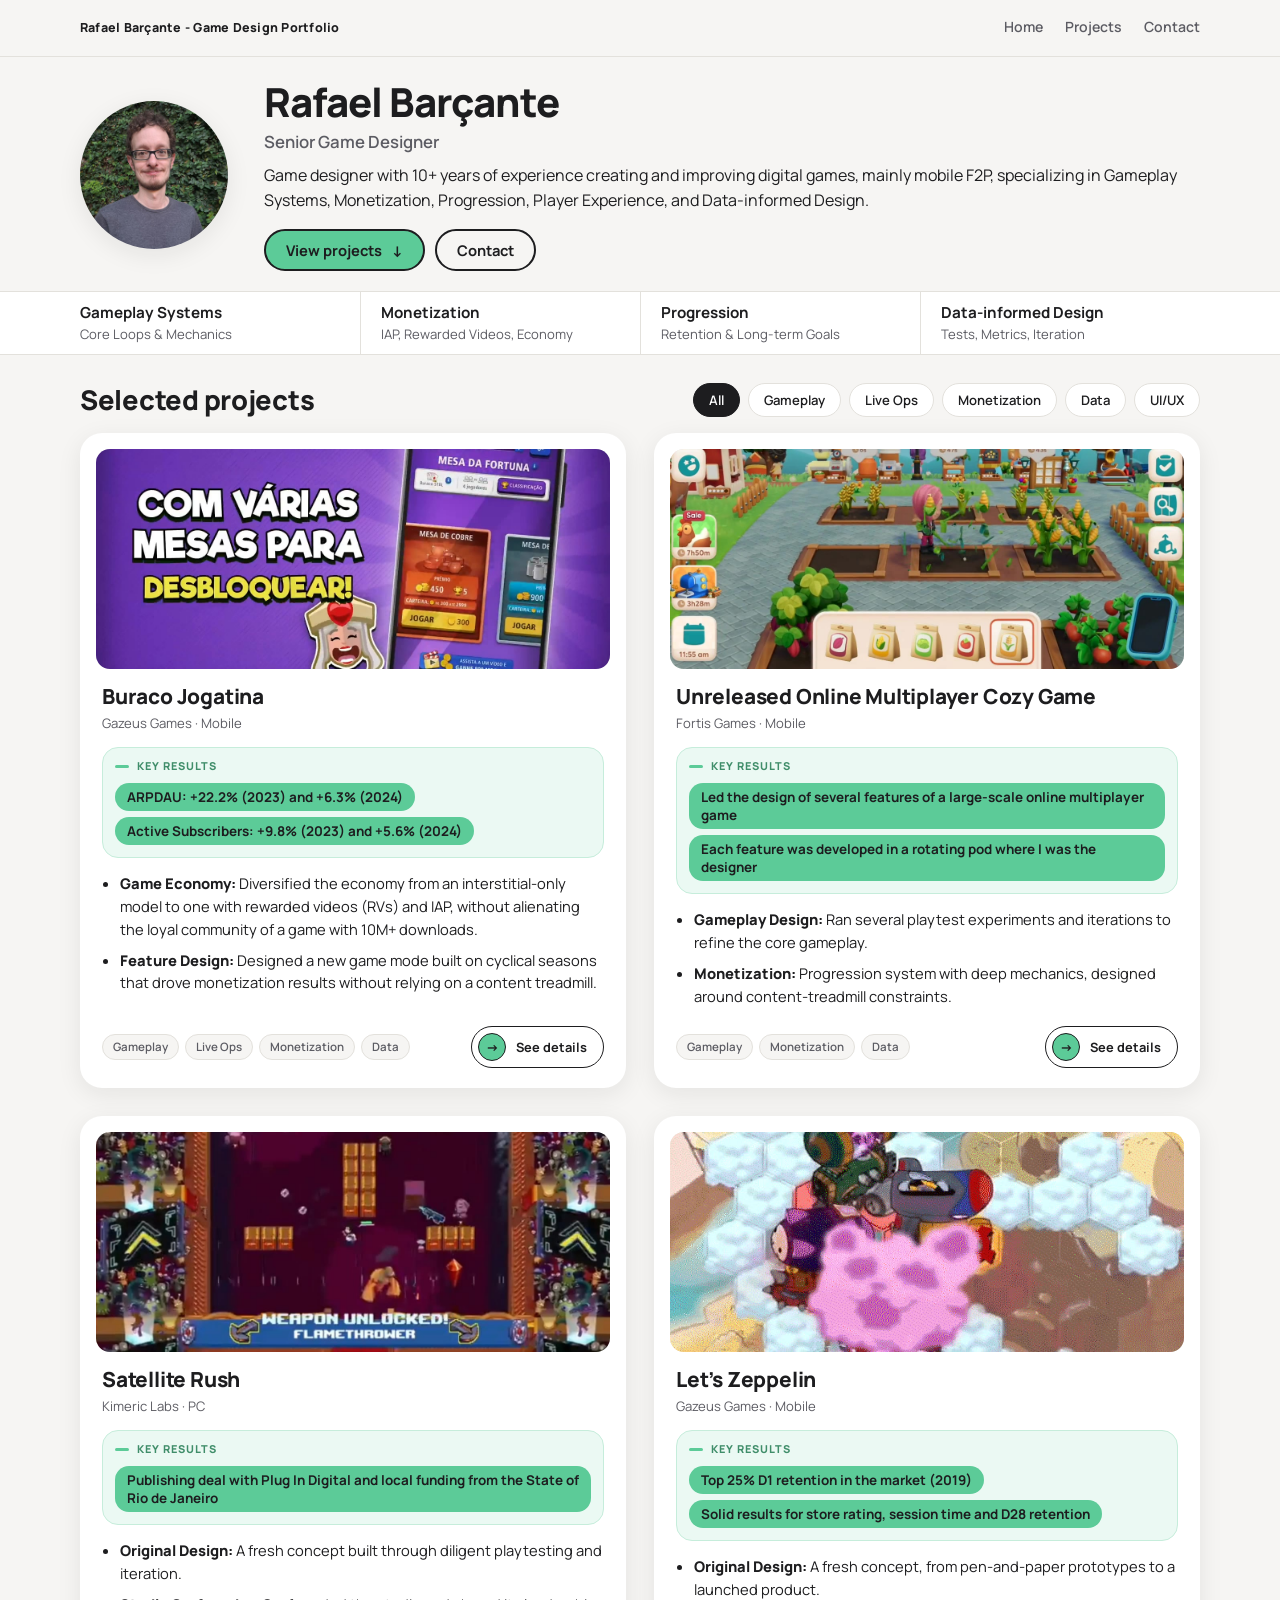
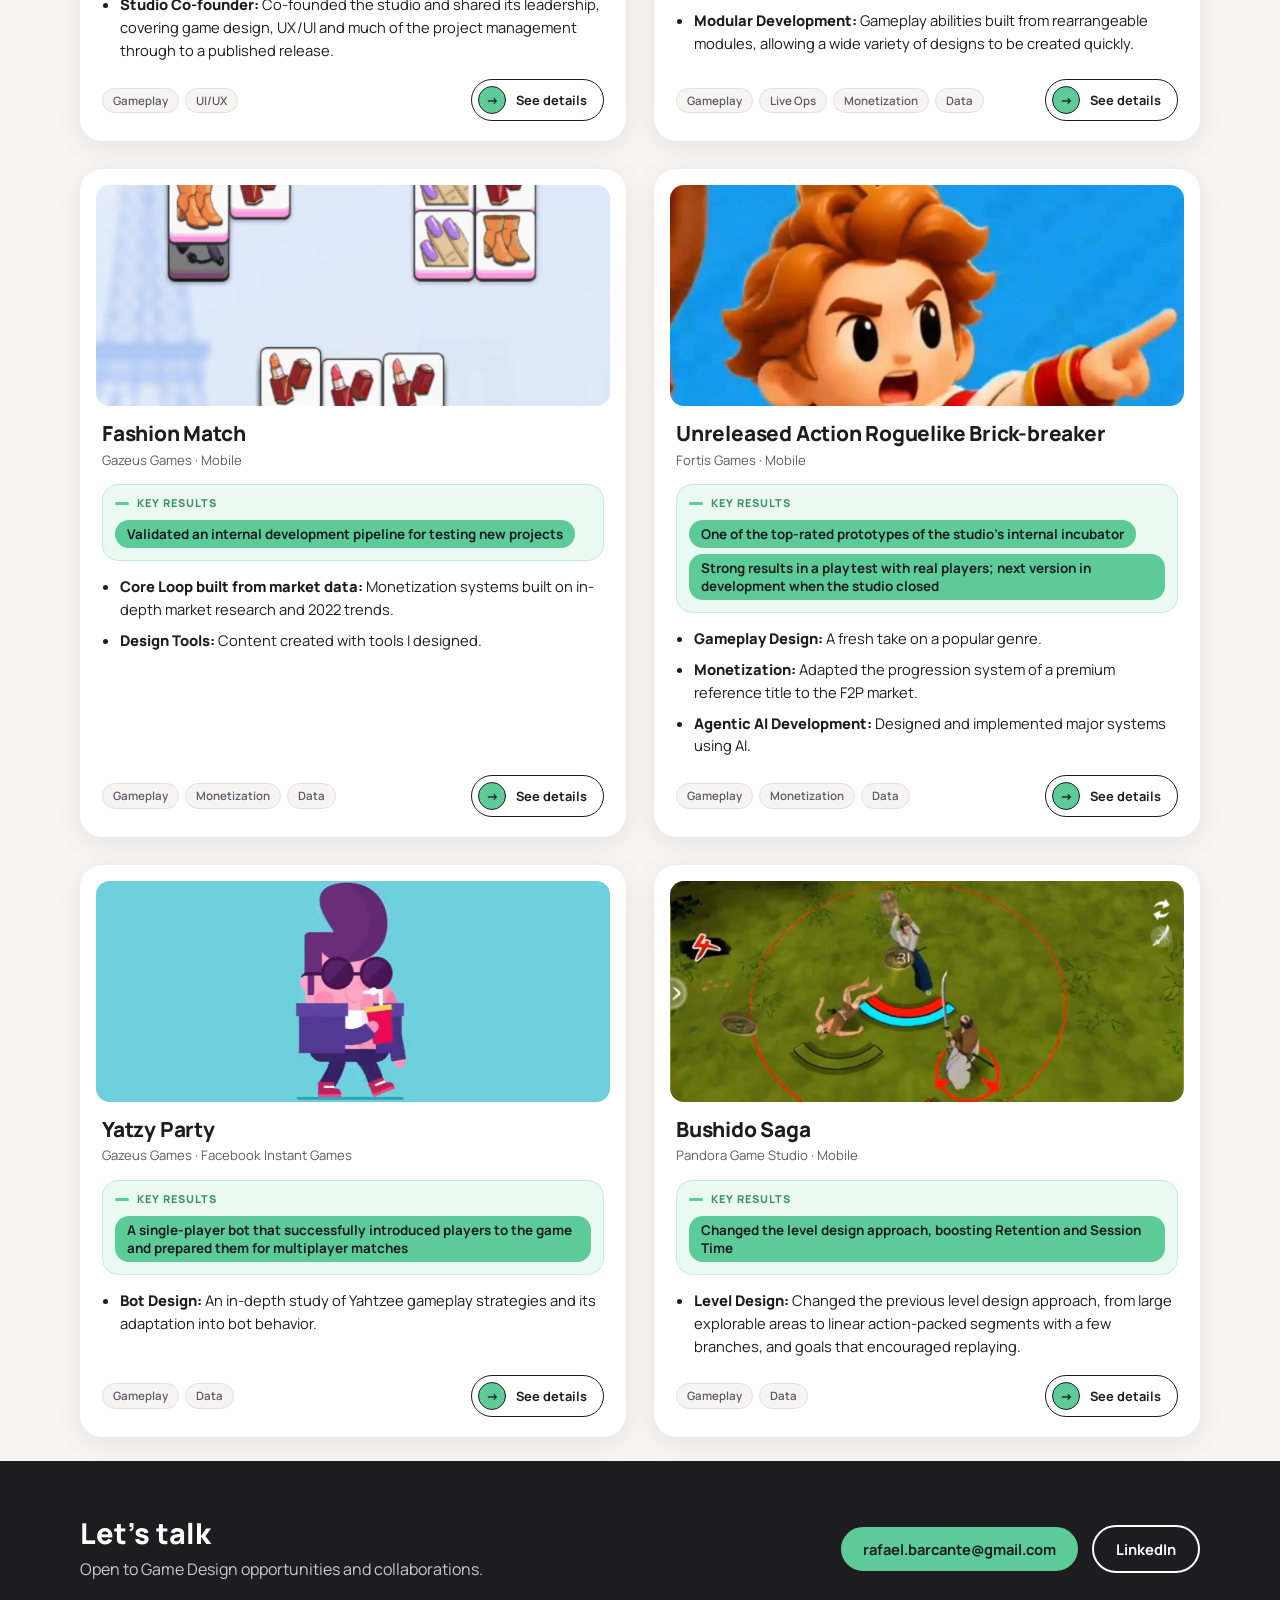
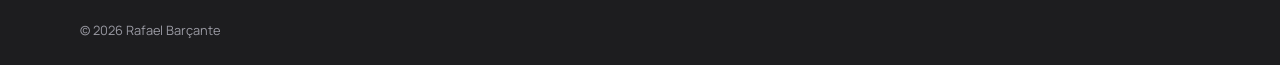
<file: index.html>
<!DOCTYPE html>
<html lang="en">
<head>
  <meta charset="utf-8">
  <meta name="viewport" content="width=device-width, initial-scale=1">
  <title>Rafael Barçante — Senior Game Designer</title>
  <meta name="description" content="Senior Game Designer with 10+ years of experience in Mobile F2P: gameplay systems, monetization, progression, player experience and data-informed design.">
  <meta property="og:title" content="Rafael Barçante — Senior Game Designer">
  <meta property="og:description" content="Gameplay systems, monetization, progression and data-informed design for Mobile F2P.">
  <!-- TODO: add assets/images/og-share.jpg (1200×630) for link previews -->
  <meta property="og:image" content="assets/images/og-share.jpg">
  <link rel="preconnect" href="https://fonts.googleapis.com">
  <link rel="preconnect" href="https://fonts.gstatic.com" crossorigin>
  <link href="https://fonts.googleapis.com/css2?family=Manrope:wght@400;500;600;700;800&display=swap" rel="stylesheet">
  <link rel="stylesheet" href="css/styles.css">
  <link rel="stylesheet" href="css/project.css">
</head>
<body>

  <header class="topbar">
    <div class="wrap topbar__inner">
      <a class="brand" href="#top">Rafael Barçante - Game Design Portfolio</a>
      <nav class="nav" aria-label="Main">
        <a href="#top">Home</a>
        <a href="#projects">Projects</a>
        <a href="#contact">Contact</a>
      </nav>
    </div>
  </header>

  <main id="top">

    <!-- HERO -->
    <section class="hero">
      <div class="wrap hero__inner">
        <div class="hero__photo">
          <!-- Drop your photo at assets/photo/rafael.jpg (square, min 600×600) -->
          <img id="hero-photo" src="assets/photo/rafael.jpg" alt="Portrait of Rafael Barçante">
        </div>
        <div class="hero__text">
          <h1>Rafael Barçante</h1>
          <p class="hero__role">Senior Game Designer</p>
          <p class="hero__bio">
            Game designer with 10+ years of experience creating and improving digital games, mainly mobile F2P,
            specializing in Gameplay Systems, Monetization, Progression, Player Experience, and Data-informed Design.
          </p>
          <div class="hero__cta">
            <a class="btn btn--primary" href="#projects">View projects <span class="btn__arrow">↓</span></a>
            <a class="btn btn--ghost" href="#contact">Contact</a>
          </div>
        </div>
      </div>
    </section>

    <!-- SPECIALTIES STRIP -->
    <section class="strip" aria-label="Specialties">
      <div class="wrap strip__inner">
        <div><strong>Gameplay Systems</strong><span>Core Loops &amp; Mechanics</span></div>
        <div><strong>Monetization</strong><span>IAP, Rewarded Videos, Economy</span></div>
        <div><strong>Progression</strong><span>Retention &amp; Long-term Goals</span></div>
        <div><strong>Data-informed Design</strong><span>Tests, Metrics, Iteration</span></div>
      </div>
    </section>

    <!-- PROJECTS -->
    <section class="projects" id="projects">
      <div class="wrap">
        <div class="section-head">
          <h2>Selected projects</h2>
          <div class="filters" id="filters" role="group" aria-label="Filter projects"></div>
        </div>
        <div class="grid" id="project-grid"></div>
        <p class="empty" id="empty" hidden>No projects match this filter.</p>
      </div>
    </section>

    <!-- ABOUT -->

  </main>

  <footer class="footer" id="contact">
    <div class="wrap footer__inner">
      <div>
        <h2>Let’s talk</h2>
        <p>Open to Game Design opportunities and collaborations.</p>
      </div>
      <div class="footer__links">
        <a class="btn btn--primary" href="mailto:rafael.barcante@gmail.com">rafael.barcante@gmail.com</a>
        <a class="btn btn--ghost" href="https://www.linkedin.com/in/rafaelbarcante/" target="_blank" rel="noopener">LinkedIn</a>
      </div>
    </div>
    <div class="wrap footer__copy">© <span id="year"></span> Rafael Barçante</div>
  </footer>

  <div class="toast" id="toast" role="status" aria-live="polite"></div>

  <script src="js/projects.js"></script>
  <script src="js/main.js"></script>
</body>
</html>
</file>
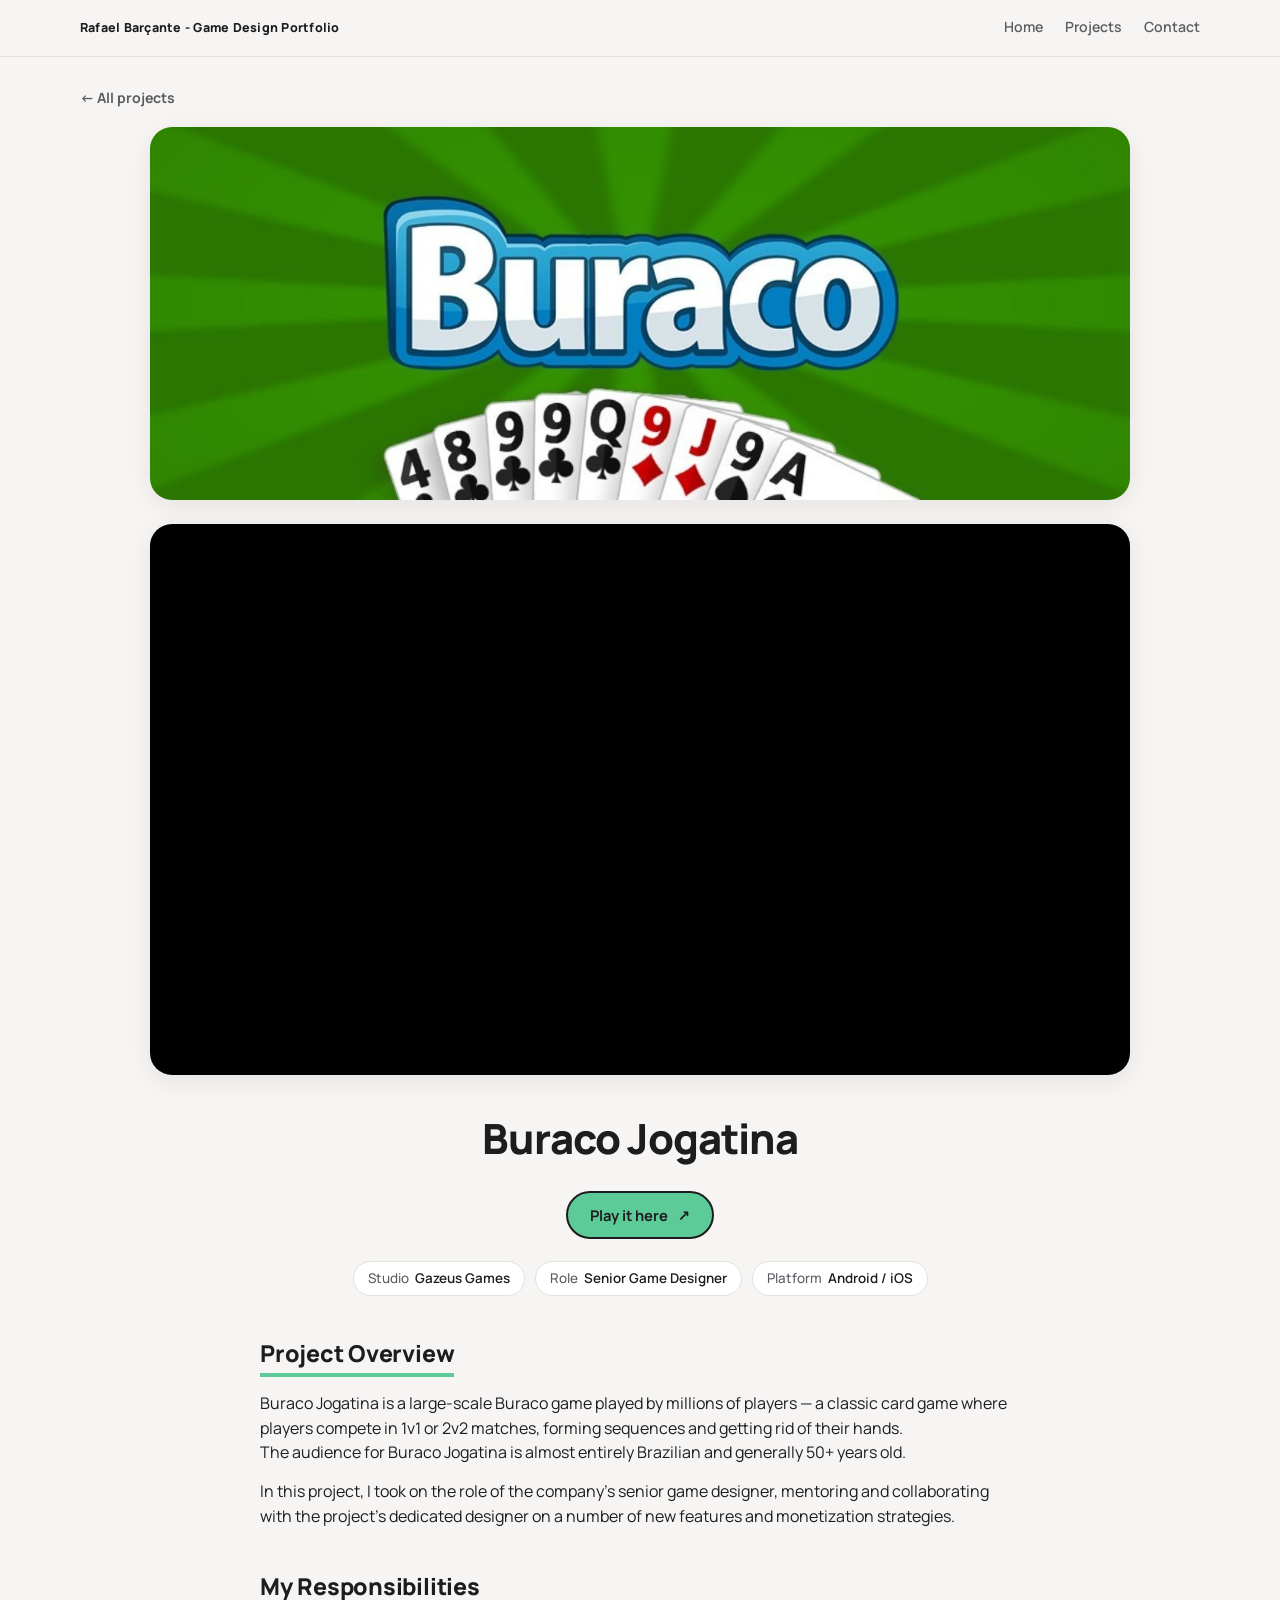
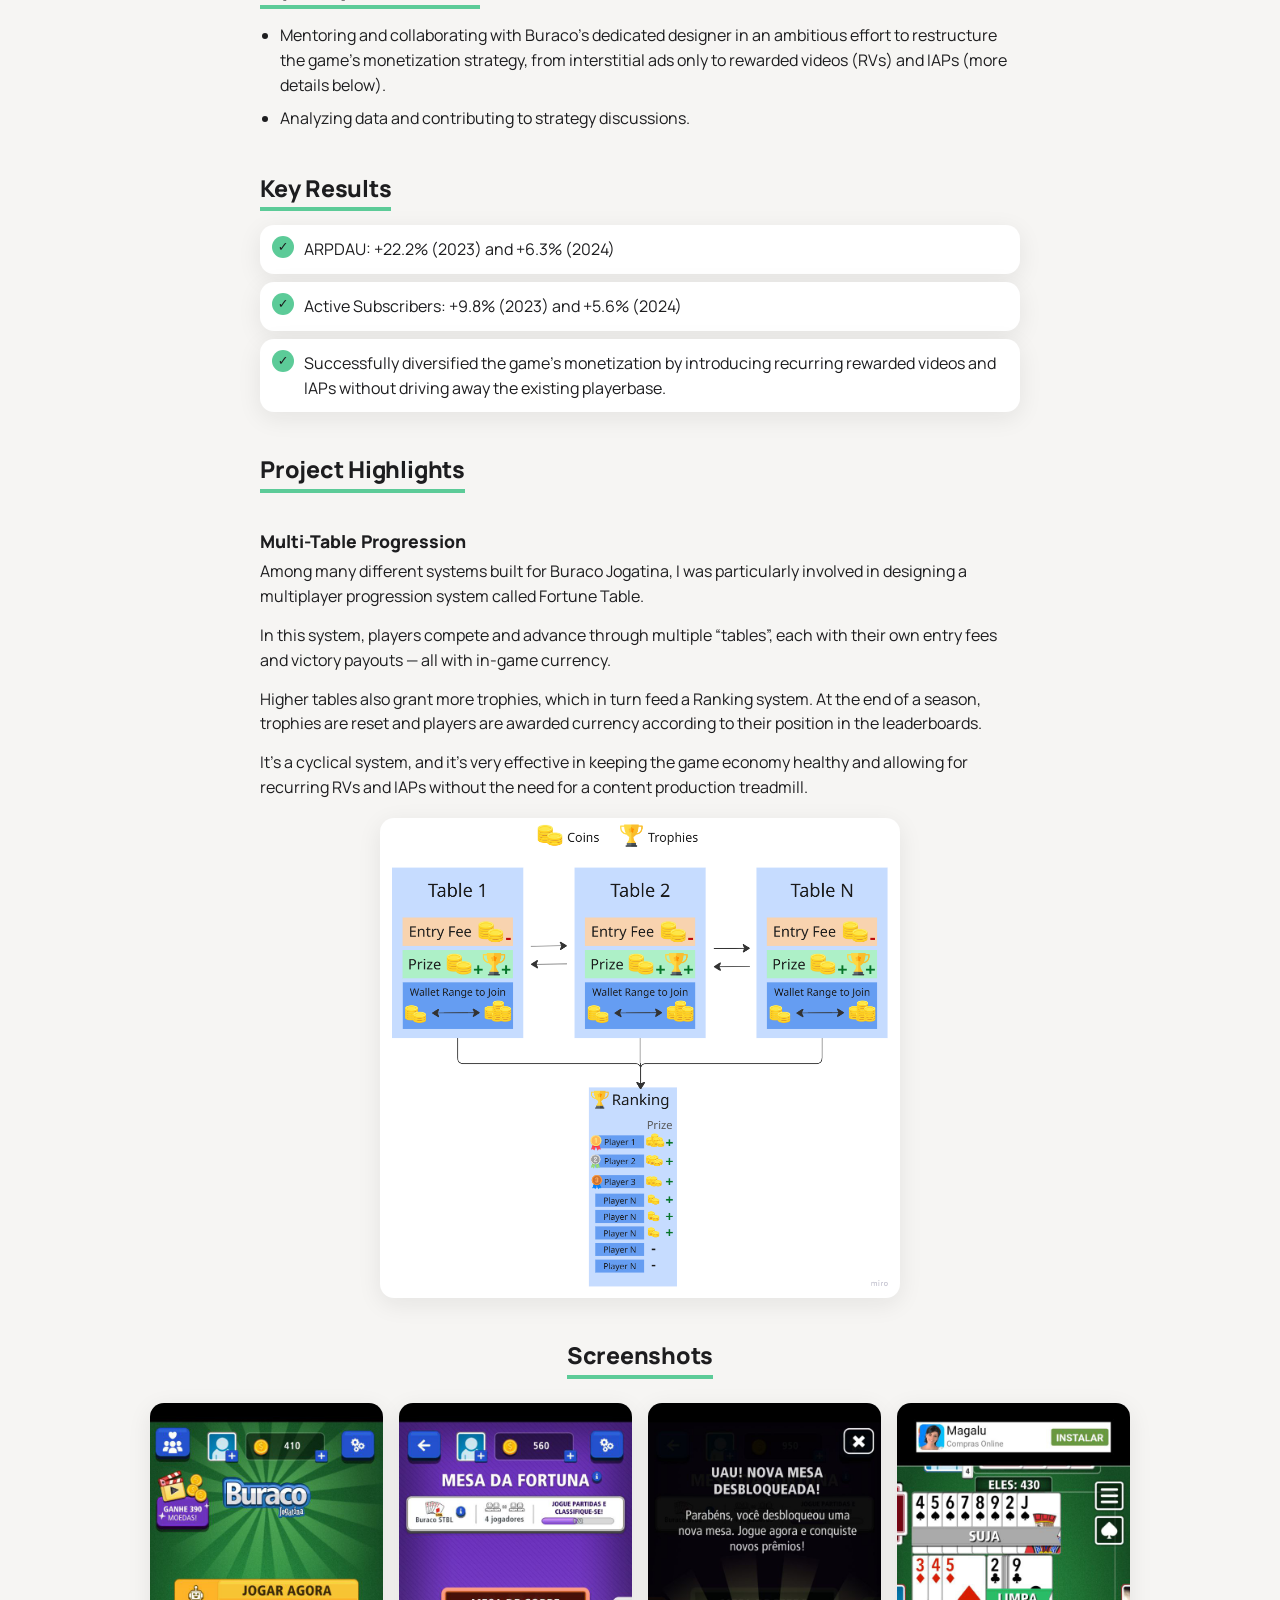
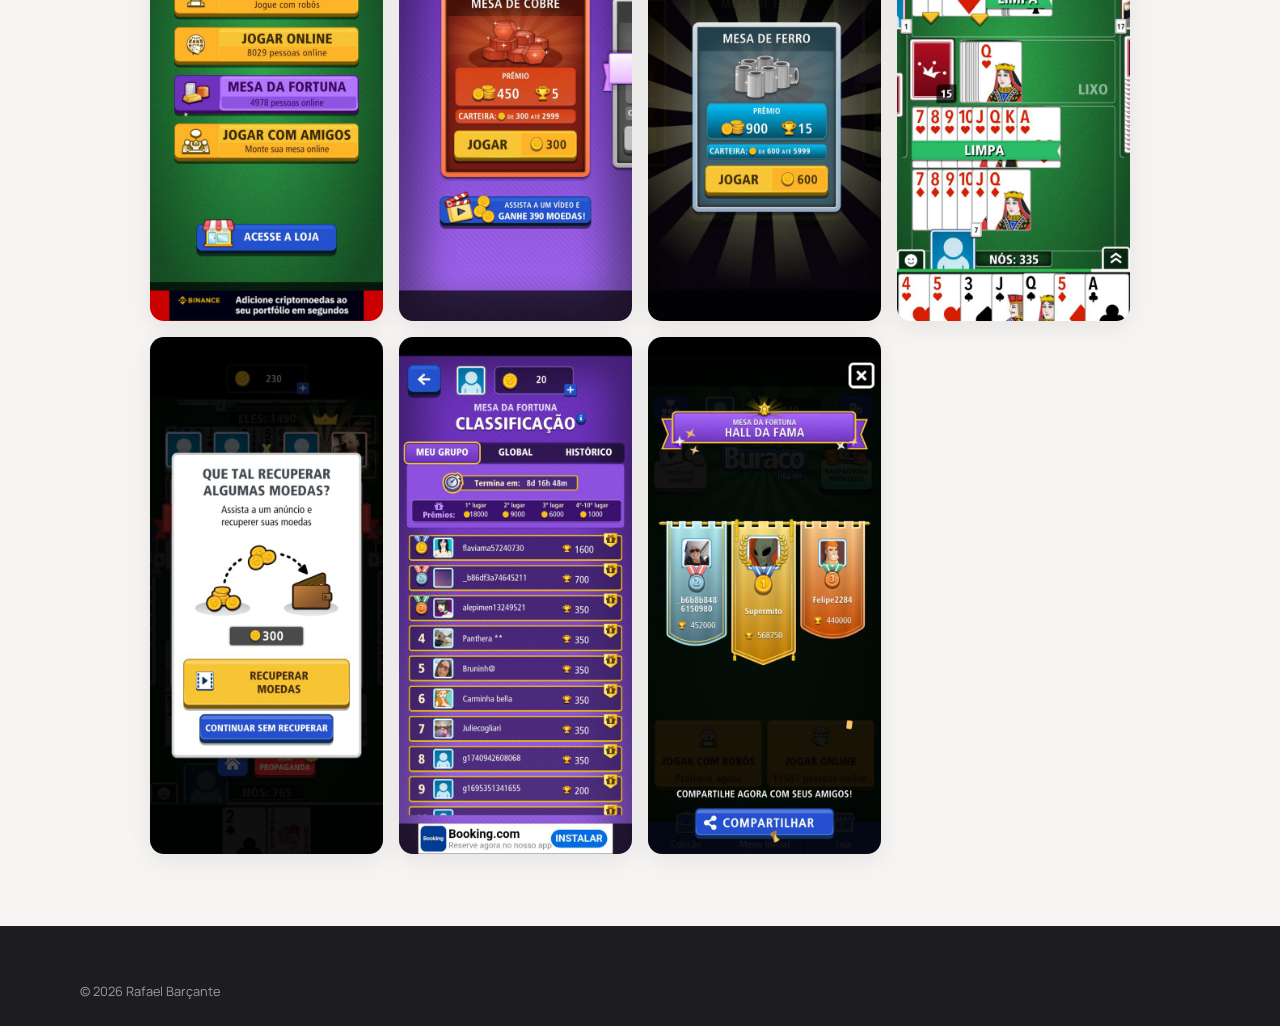
<file: projects/buraco-jogatina.html>
<!DOCTYPE html>
<html lang="en">
<head>
  <meta charset="utf-8">
  <meta name="viewport" content="width=device-width, initial-scale=1">
  <title>Buraco Jogatina — Rafael Barçante</title>
  <link rel="preconnect" href="https://fonts.googleapis.com">
  <link rel="preconnect" href="https://fonts.gstatic.com" crossorigin>
  <link href="https://fonts.googleapis.com/css2?family=Manrope:wght@400;500;600;700;800&display=swap" rel="stylesheet">
  <link rel="stylesheet" href="../css/styles.css">
  <link rel="stylesheet" href="../css/project.css">
</head>
<body>
  <header class="topbar">
    <div class="wrap topbar__inner">
      <a class="brand" href="../index.html">Rafael Barçante - Game Design Portfolio</a>
      <nav class="nav" aria-label="Main">
        <a href="../index.html">Home</a>
        <a href="../index.html#projects">Projects</a>
        <a href="../index.html#contact">Contact</a>
      </nav>
    </div>
  </header>

  <main class="proj-main">
    <div class="wrap">
      <a class="back" href="../index.html#projects">← All projects</a>
<div id="content">
<!-- Buraco Jogatina: content file. Rebuild the page with tools/encrypt.html -->
<article class="proj">

  <div class="proj-banner">
    <img src="../assets/images/buraco-jogatina/banner.jpg" alt="Buraco Jogatina banner" data-size="1920×720">
  </div>

  <div class="proj-video">
    <div class="video-slot" data-youtube="DL1C8eGBHF0"></div>
  </div>

  <header class="proj-head">
    <h1>Buraco Jogatina</h1>
    <p class="proj-links">
      <a class="btn btn--primary" href="https://play.google.com/store/apps/details?id=com.jogatina.buraco&hl=pt_BR" target="_blank" rel="noopener">Play it here <span class="btn__arrow">↗</span></a>
    </p>
    <ul class="proj-facts">
      <li><span>Studio</span>Gazeus Games</li>
      <li><span>Role</span>Senior Game Designer</li>
      <li><span>Platform</span>Android / iOS</li>
    </ul>
  </header>

  <div class="proj-text">
    <section>
      <h2>Project Overview</h2>
      <p>Buraco Jogatina is a large-scale Buraco game played by millions of players — a classic card game where players compete in 1v1 or 2v2 matches, forming sequences and getting rid of their hands.<br>The audience for Buraco Jogatina is almost entirely Brazilian and generally 50+ years old.</p>
      <p>In this project, I took on the role of the company’s senior game designer, mentoring and collaborating with the project’s dedicated designer on a number of new features and monetization strategies.</p>
    </section>

    <section>
      <h2>My Responsibilities</h2>
      <ul>
        <li>Mentoring and collaborating with Buraco’s dedicated designer in an ambitious effort to restructure the game’s monetization strategy, from interstitial ads only to rewarded videos (RVs) and IAPs (more details below).</li>
        <li>Analyzing data and contributing to strategy discussions.</li>
      </ul>
    </section>

    <section class="results">
      <h2>Key Results</h2>
      <ul>
        <li>ARPDAU: +22.2% (2023) and +6.3% (2024)</li>
        <li>Active Subscribers: +9.8% (2023) and +5.6% (2024)</li>
        <li>Successfully diversified the game’s monetization by introducing recurring rewarded videos and IAPs without driving away the existing playerbase.</li>
      </ul>
    </section>

    <section>
      <h2>Project Highlights</h2>
      <h3>Multi-Table Progression</h3>
      <p>Among many different systems built for Buraco Jogatina, I was particularly involved in designing a multiplayer progression system called Fortune Table.</p>
      <p>In this system, players compete and advance through multiple “tables”, each with their own entry fees and victory payouts — all with in-game currency.</p>
      <p>Higher tables also grant more trophies, which in turn feed a Ranking system. At the end of a season, trophies are reset and players are awarded currency according to their position in the leaderboards.</p>
      <p>It’s a cyclical system, and it’s very effective in keeping the game economy healthy and allowing for recurring RVs and IAPs without the need for a content production treadmill.</p>
      <figure class="proj-figure proj-figure--tall">
          <img src="../assets/images/buraco-jogatina/flow.png" alt="Fortune Table: tables, entry fees, prizes and ranking" data-size="1029×951" loading="lazy" decoding="async">
        </figure>
    </section>
  </div>

  <section class="proj-shots">
    <h2><span>Screenshots</span></h2>
    <div class="gallery">
      <img src="../assets/images/buraco-jogatina/shot-1.jpg" alt="Buraco Jogatina screenshot 1" data-size="576×1280" loading="lazy" decoding="async">
      <img src="../assets/images/buraco-jogatina/shot-2.jpg" alt="Buraco Jogatina screenshot 2" data-size="576×1280" loading="lazy" decoding="async">
      <img src="../assets/images/buraco-jogatina/shot-3.jpg" alt="Buraco Jogatina screenshot 3" data-size="576×1280" loading="lazy" decoding="async">
      <img src="../assets/images/buraco-jogatina/shot-4.jpg" alt="Buraco Jogatina screenshot 4" data-size="576×1280" loading="lazy" decoding="async">
      <img src="../assets/images/buraco-jogatina/shot-5.jpg" alt="Buraco Jogatina screenshot 5" data-size="576×1280" loading="lazy" decoding="async">
      <img src="../assets/images/buraco-jogatina/shot-6.jpg" alt="Buraco Jogatina screenshot 6" data-size="576×1280" loading="lazy" decoding="async">
      <img src="../assets/images/buraco-jogatina/shot-7.jpg" alt="Buraco Jogatina screenshot 7" data-size="576×1280" loading="lazy" decoding="async">
    </div>
  </section>

</article>

    </div>
    </div>
  </main>

  <footer class="footer">
    <div class="wrap footer__copy" style="margin-top:0">© <span id="year"></span> Rafael Barçante</div>
  </footer>

  <script src="../js/project.js"></script>
</body>
</html>
</file>
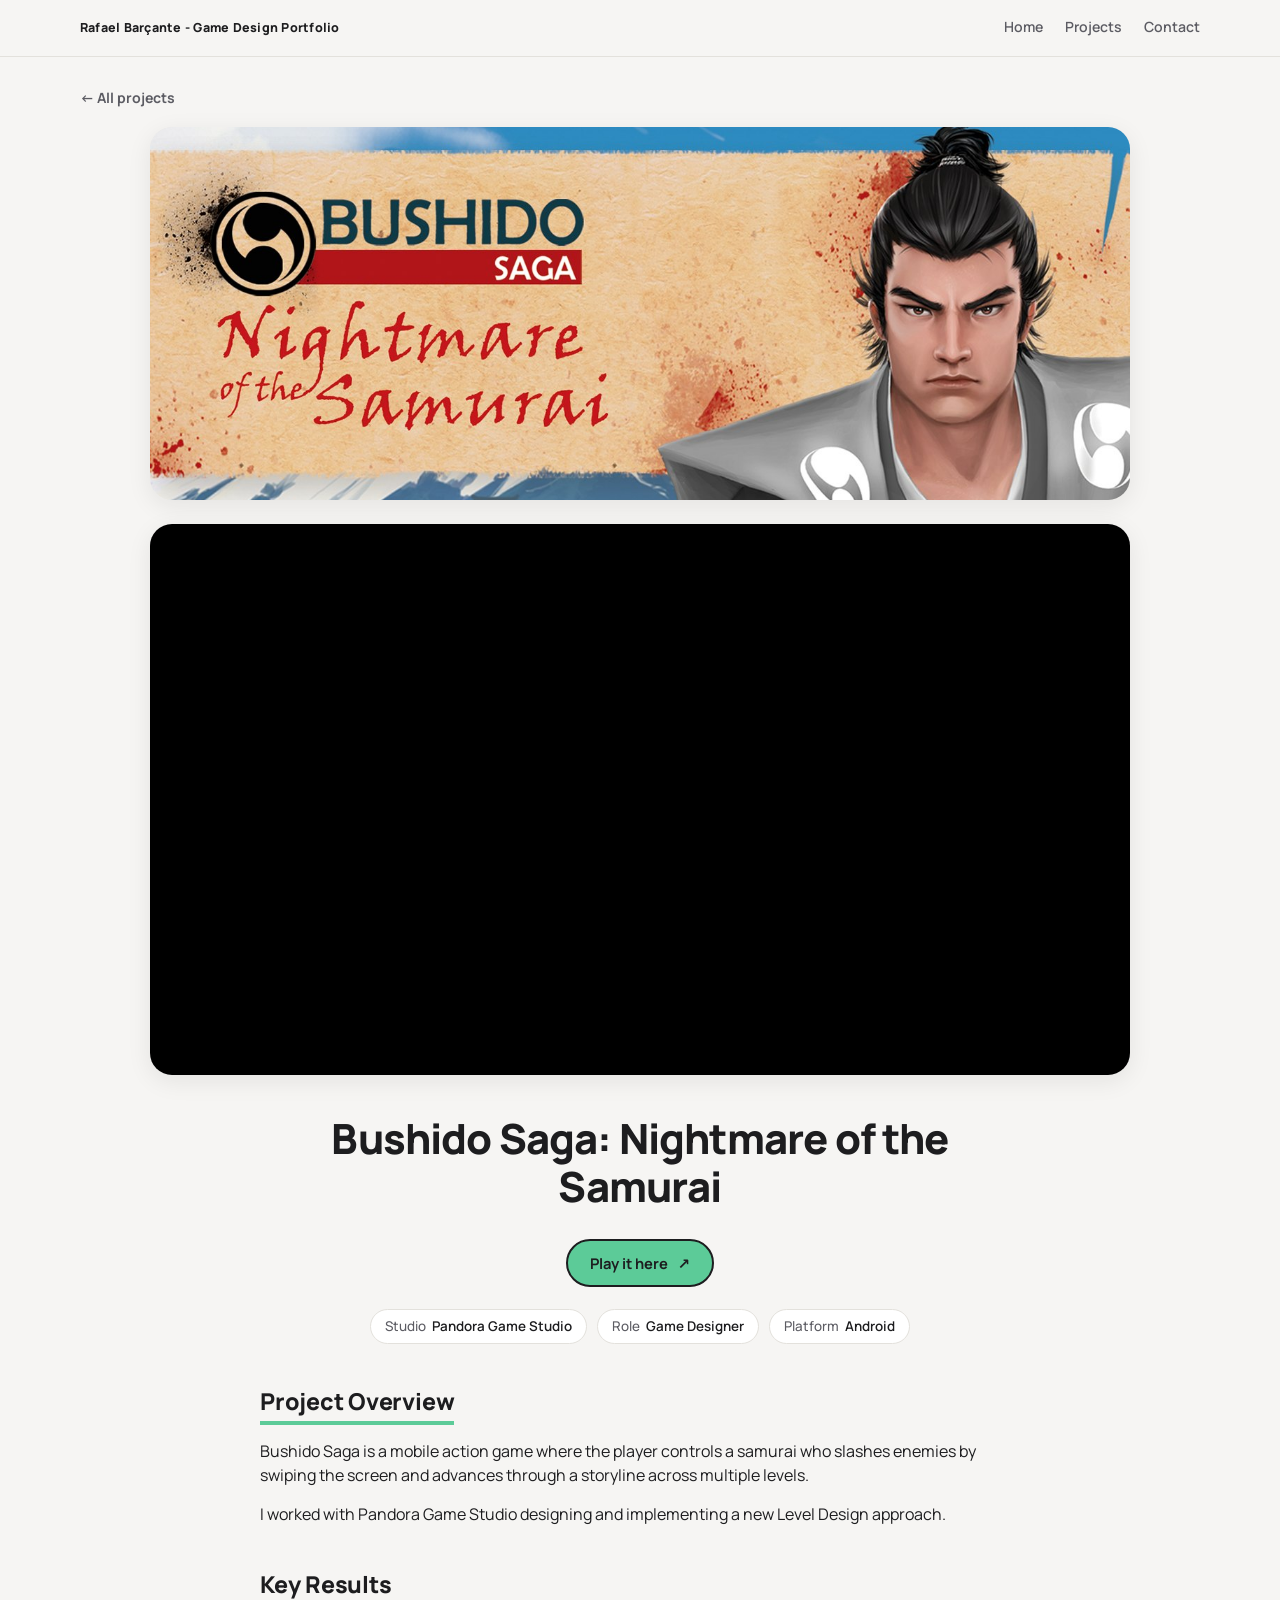
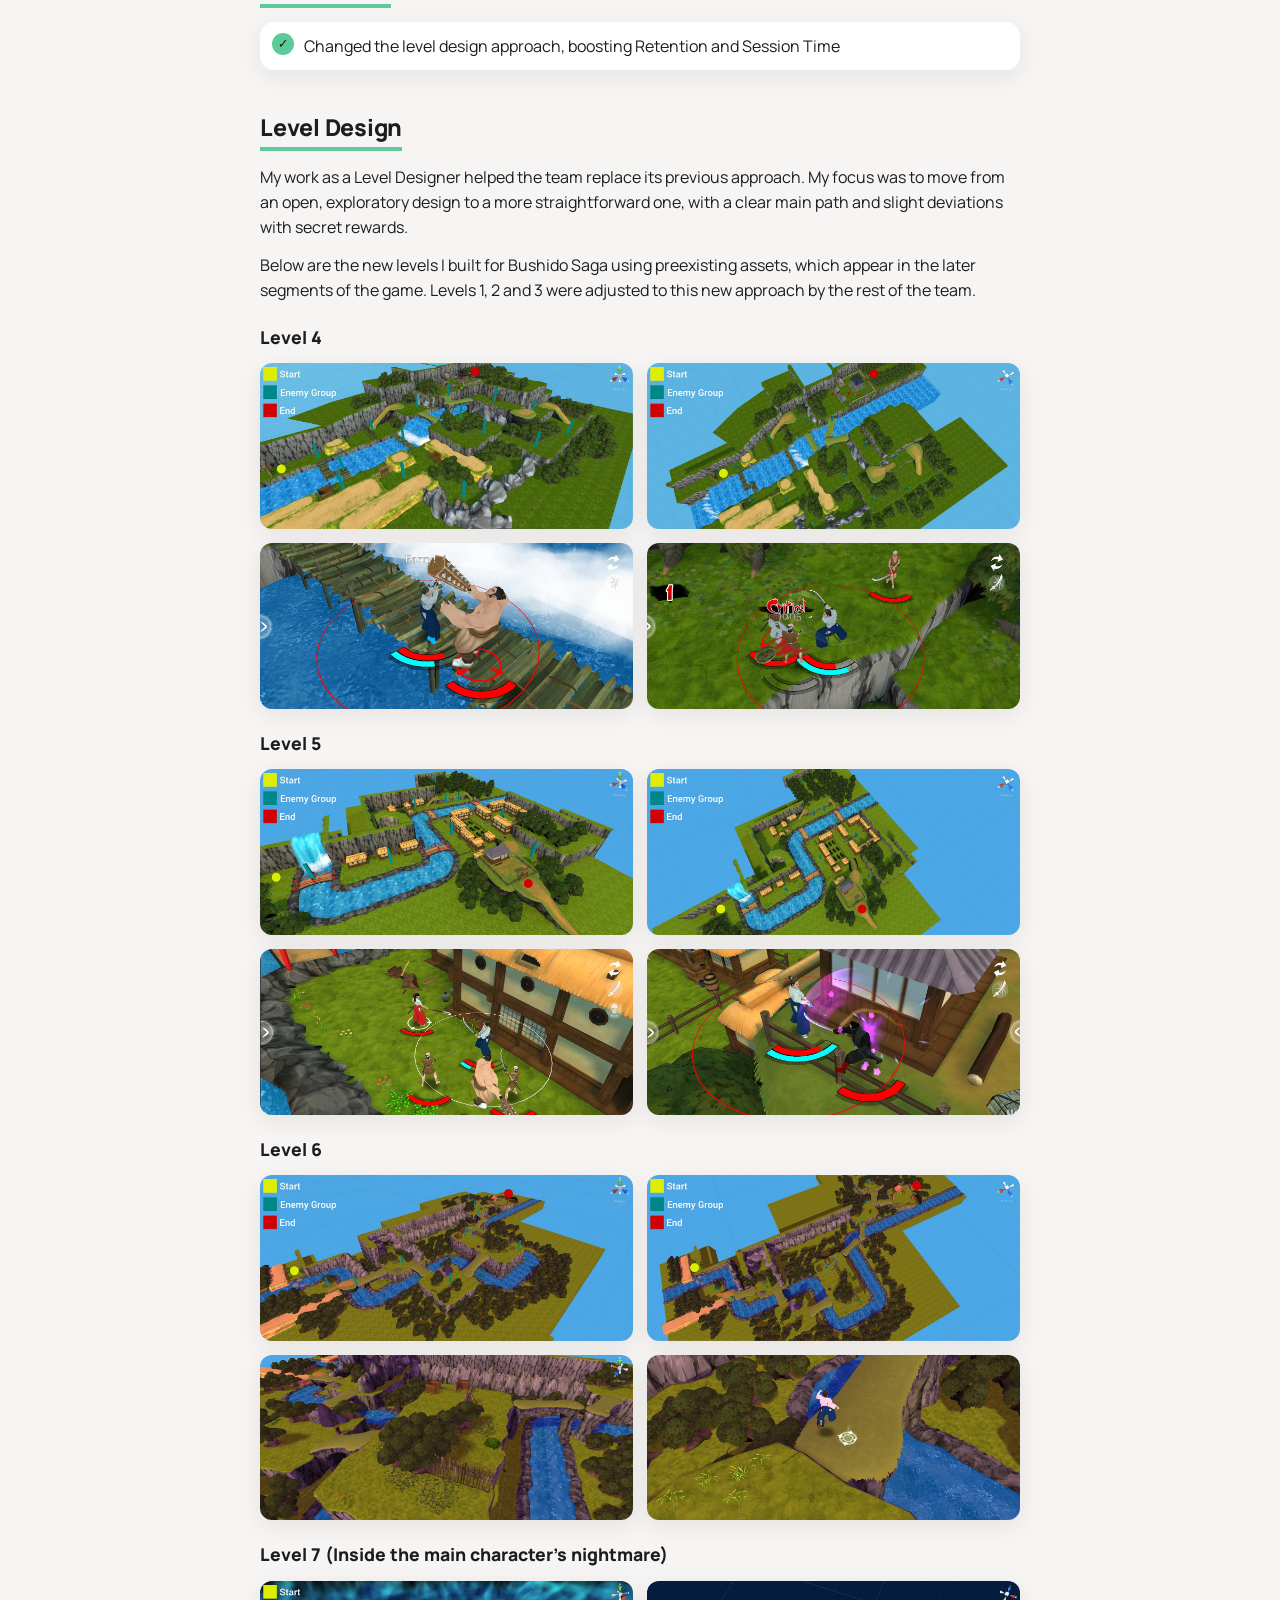
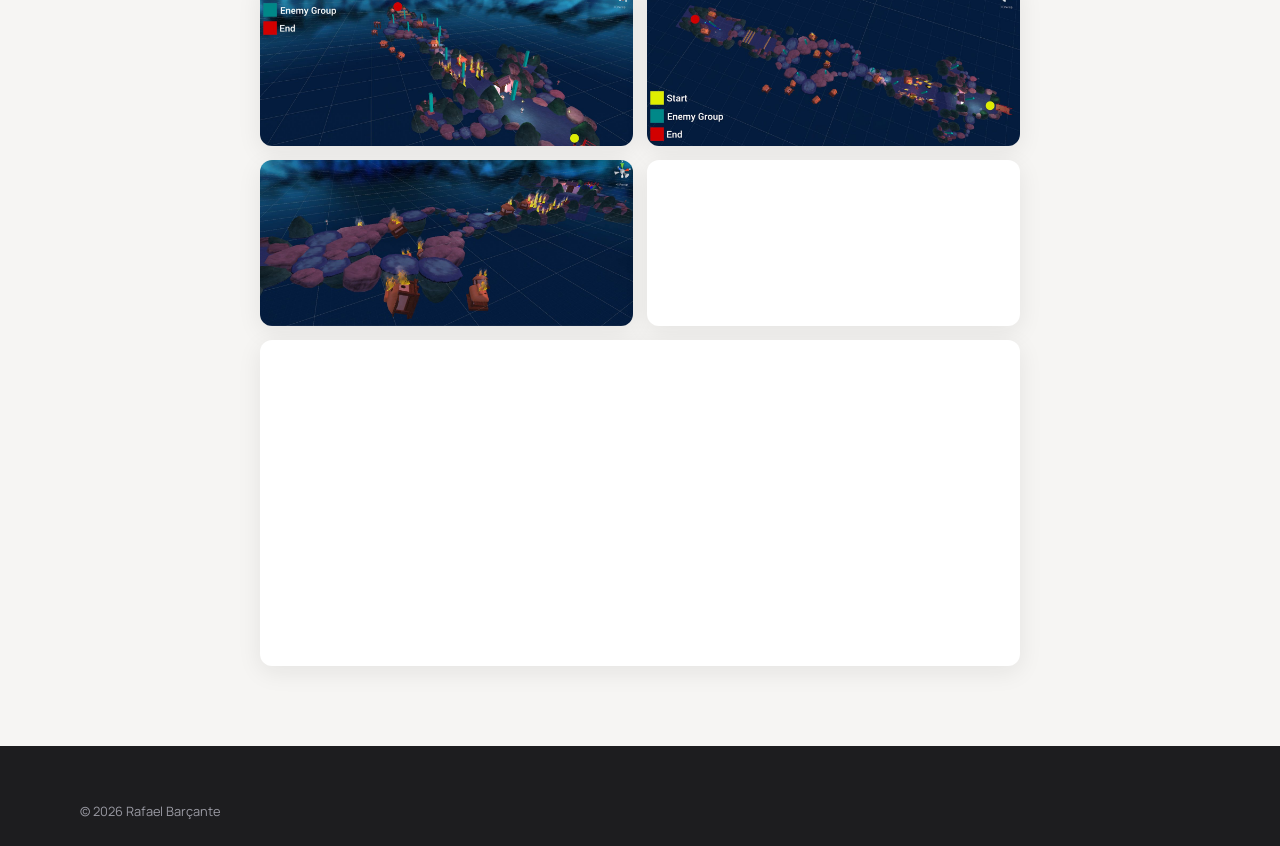
<file: projects/bushido-saga.html>
<!DOCTYPE html>
<html lang="en">
<head>
  <meta charset="utf-8">
  <meta name="viewport" content="width=device-width, initial-scale=1">
  <title>Bushido Saga: Nightmare of the Samurai — Rafael Barçante</title>
  <link rel="preconnect" href="https://fonts.googleapis.com">
  <link rel="preconnect" href="https://fonts.gstatic.com" crossorigin>
  <link href="https://fonts.googleapis.com/css2?family=Manrope:wght@400;500;600;700;800&display=swap" rel="stylesheet">
  <link rel="stylesheet" href="../css/styles.css">
  <link rel="stylesheet" href="../css/project.css">
</head>
<body>
  <header class="topbar">
    <div class="wrap topbar__inner">
      <a class="brand" href="../index.html">Rafael Barçante - Game Design Portfolio</a>
      <nav class="nav" aria-label="Main">
        <a href="../index.html">Home</a>
        <a href="../index.html#projects">Projects</a>
        <a href="../index.html#contact">Contact</a>
      </nav>
    </div>
  </header>

  <main class="proj-main">
    <div class="wrap">
      <a class="back" href="../index.html#projects">← All projects</a>
<div id="content">
<!-- Bushido Saga: Nightmare of the Samurai: content file. Rebuild the page with tools/encrypt.html -->
<article class="proj">

  <div class="proj-banner">
    <img src="../assets/images/bushido-saga/banner.jpg" alt="Bushido Saga: Nightmare of the Samurai banner" data-size="1920×720">
  </div>

  <div class="proj-video">
    <div class="video-slot" data-youtube="v5vPus--Pas"></div>
  </div>

  <header class="proj-head">
    <h1>Bushido Saga: Nightmare of the Samurai</h1>
    <p class="proj-links">
      <a class="btn btn--primary" href="https://play.google.com/store/apps/details?id=com.pandoragamestudio.samurai" target="_blank" rel="noopener">Play it here <span class="btn__arrow">↗</span></a>
    </p>
    <ul class="proj-facts">
      <li><span>Studio</span>Pandora Game Studio</li>
      <li><span>Role</span>Game Designer</li>
      <li><span>Platform</span>Android</li>
    </ul>
  </header>

  <div class="proj-text">
    <section>
      <h2>Project Overview</h2>
      <p>Bushido Saga is a mobile action game where the player controls a samurai who slashes enemies by swiping the screen and advances through a storyline across multiple levels.</p>
      <p>I worked with Pandora Game Studio designing and implementing a new Level Design approach.</p>
    </section>

    <section class="results">
      <h2>Key Results</h2>
      <ul>
        <li>Changed the level design approach, boosting Retention and Session Time</li>
      </ul>
    </section>

    <section>
      <h2>Level Design</h2>
      <p>My work as a Level Designer helped the team replace its previous approach. My focus was to move from an open, exploratory design to a more straightforward one, with a clear main path and slight deviations with secret rewards.</p>
      <p>Below are the new levels I built for Bushido Saga using preexisting assets, which appear in the later segments of the game. Levels 1, 2 and 3 were adjusted to this new approach by the rest of the team.</p>
      <h3>Level 4</h3>
      <div class="proj-grid">
        <img src="../assets/images/bushido-saga/level4-1.jpg" alt="Level 4 view 1" data-size="1400×622" loading="lazy" decoding="async">
        <img src="../assets/images/bushido-saga/level4-2.jpg" alt="Level 4 view 2" data-size="1400×622" loading="lazy" decoding="async">
        <img src="../assets/images/bushido-saga/level4-3.jpg" alt="Level 4 view 3" data-size="1400×622" loading="lazy" decoding="async">
        <img src="../assets/images/bushido-saga/level4-4.jpg" alt="Level 4 view 4" data-size="1400×622" loading="lazy" decoding="async">
      </div>
      <h3>Level 5</h3>
      <div class="proj-grid">
        <img src="../assets/images/bushido-saga/level5-1.jpg" alt="Level 5 view 1" data-size="1400×622" loading="lazy" decoding="async">
        <img src="../assets/images/bushido-saga/level5-2.jpg" alt="Level 5 view 2" data-size="1400×622" loading="lazy" decoding="async">
        <img src="../assets/images/bushido-saga/level5-3.jpg" alt="Level 5 view 3" data-size="1400×622" loading="lazy" decoding="async">
        <img src="../assets/images/bushido-saga/level5-4.jpg" alt="Level 5 view 4" data-size="1400×622" loading="lazy" decoding="async">
      </div>
      <h3>Level 6</h3>
      <div class="proj-grid">
        <img src="../assets/images/bushido-saga/level6-1.jpg" alt="Level 6 view 1" data-size="1400×622" loading="lazy" decoding="async">
        <img src="../assets/images/bushido-saga/level6-2.jpg" alt="Level 6 view 2" data-size="1400×622" loading="lazy" decoding="async">
        <img src="../assets/images/bushido-saga/level6-3.jpg" alt="Level 6 view 3" data-size="1400×622" loading="lazy" decoding="async">
        <img src="../assets/images/bushido-saga/level6-4.jpg" alt="Level 6 view 4" data-size="1400×622" loading="lazy" decoding="async">
      </div>
      <h3>Level 7 (Inside the main character’s nightmare)</h3>
      <div class="proj-grid">
        <img src="../assets/images/bushido-saga/level7-1.jpg" alt="Level 7 (Inside the main character’s nightmare) view 1" data-size="1400×622" loading="lazy" decoding="async">
        <img src="../assets/images/bushido-saga/level7-2.jpg" alt="Level 7 (Inside the main character’s nightmare) view 2" data-size="1400×622" loading="lazy" decoding="async">
        <img src="../assets/images/bushido-saga/level7-3.jpg" alt="Level 7 (Inside the main character’s nightmare) view 3" data-size="1400×622" loading="lazy" decoding="async">
        <img src="../assets/images/bushido-saga/level7-4.jpg" alt="Level 7 (Inside the main character’s nightmare) view 4" data-size="1400×622" loading="lazy" decoding="async">
        <img src="../assets/images/bushido-saga/level7-5.jpg" alt="Level 7 (Inside the main character’s nightmare) view 5" data-size="1400×622" loading="lazy" decoding="async">
      </div>
    </section>
  </div>

</article>

    </div>
    </div>
  </main>

  <footer class="footer">
    <div class="wrap footer__copy" style="margin-top:0">© <span id="year"></span> Rafael Barçante</div>
  </footer>

  <script src="../js/project.js"></script>
</body>
</html>
</file>
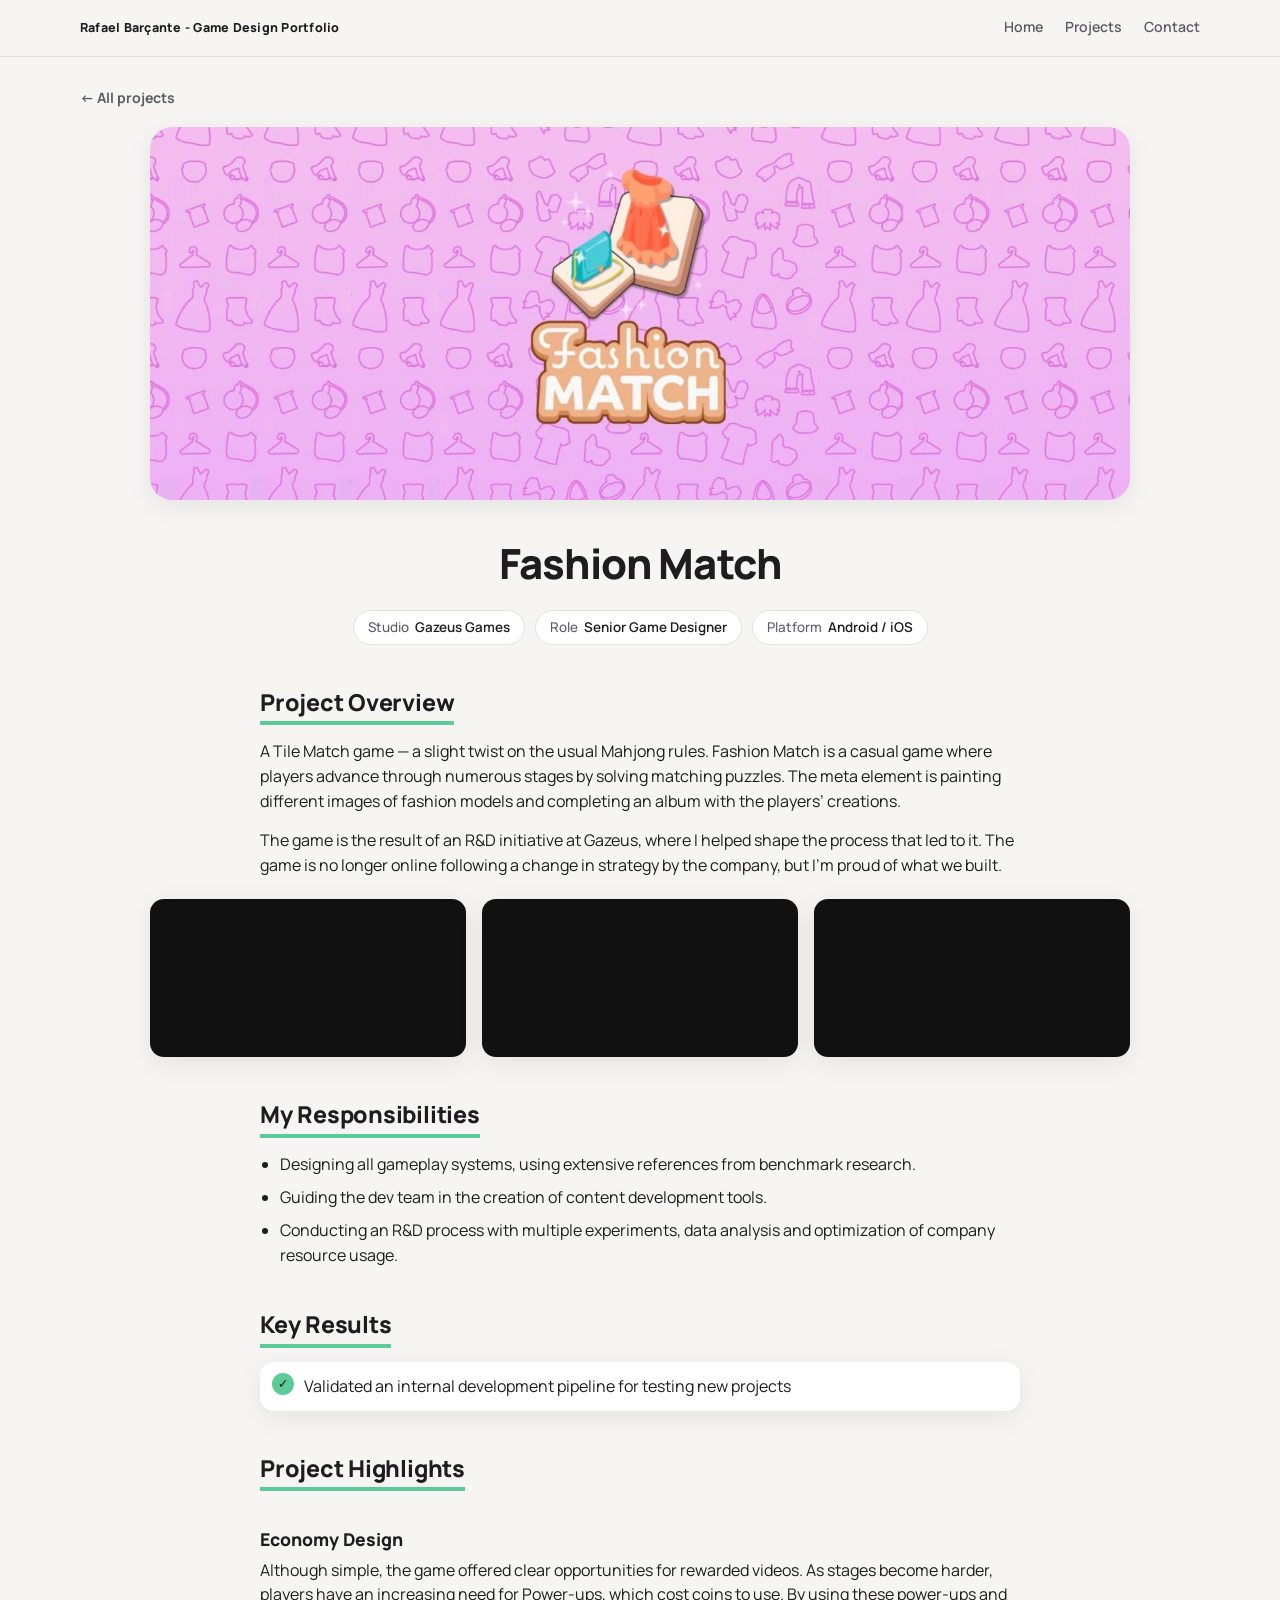
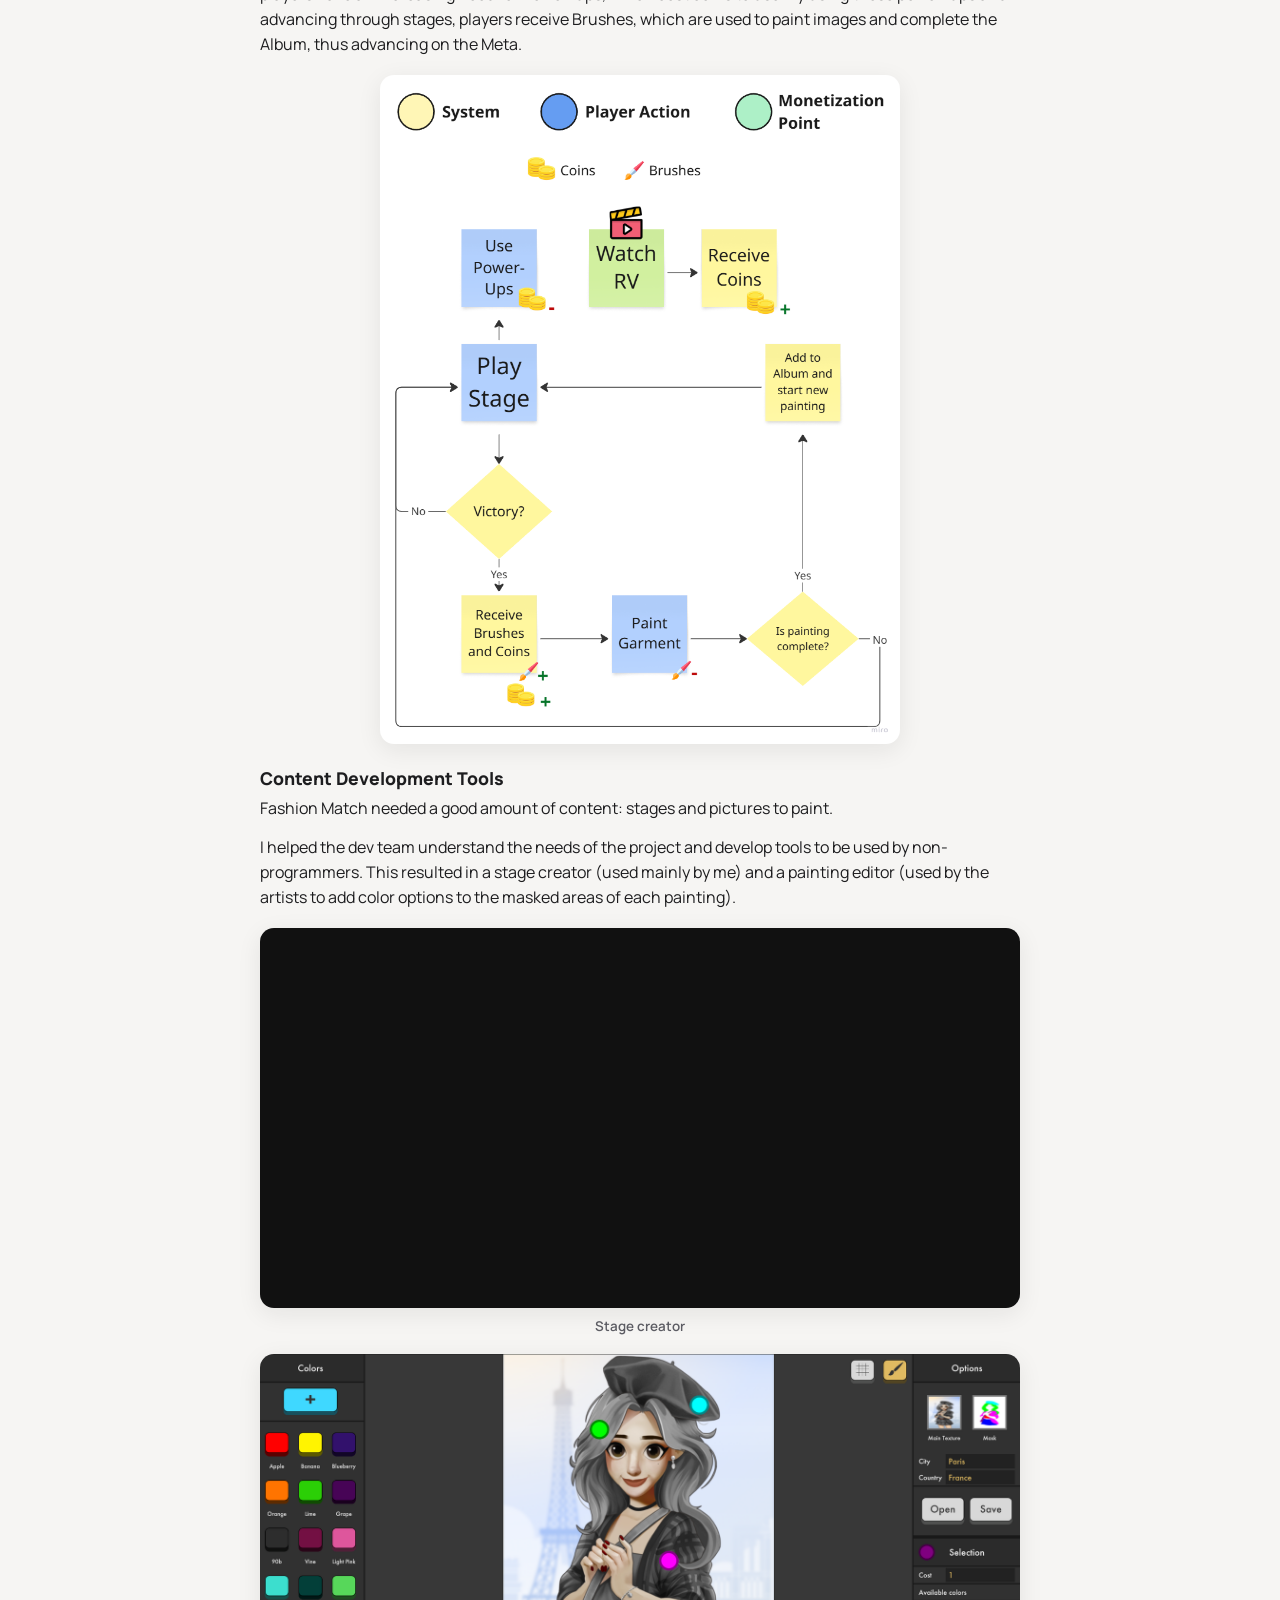
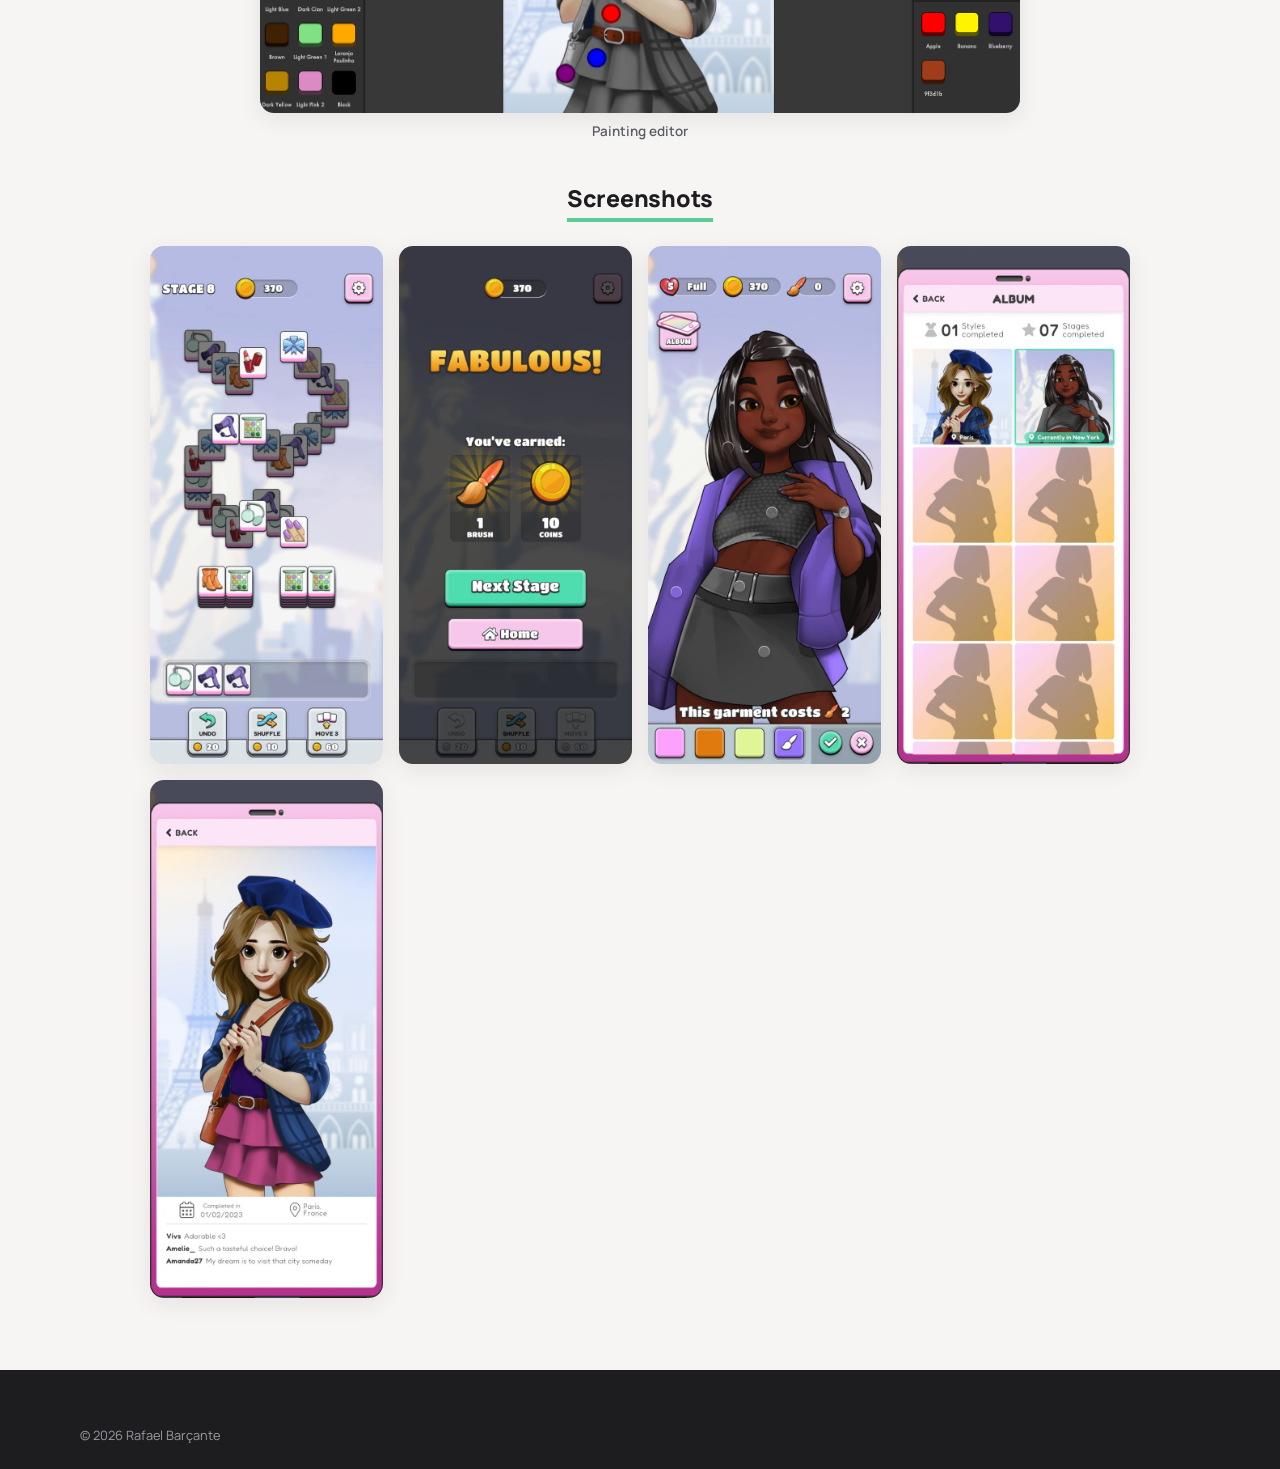
<file: projects/fashion-match.html>
<!DOCTYPE html>
<html lang="en">
<head>
  <meta charset="utf-8">
  <meta name="viewport" content="width=device-width, initial-scale=1">
  <title>Fashion Match — Rafael Barçante</title>
  <link rel="preconnect" href="https://fonts.googleapis.com">
  <link rel="preconnect" href="https://fonts.gstatic.com" crossorigin>
  <link href="https://fonts.googleapis.com/css2?family=Manrope:wght@400;500;600;700;800&display=swap" rel="stylesheet">
  <link rel="stylesheet" href="../css/styles.css">
  <link rel="stylesheet" href="../css/project.css">
</head>
<body>
  <header class="topbar">
    <div class="wrap topbar__inner">
      <a class="brand" href="../index.html">Rafael Barçante - Game Design Portfolio</a>
      <nav class="nav" aria-label="Main">
        <a href="../index.html">Home</a>
        <a href="../index.html#projects">Projects</a>
        <a href="../index.html#contact">Contact</a>
      </nav>
    </div>
  </header>

  <main class="proj-main">
    <div class="wrap">
      <a class="back" href="../index.html#projects">← All projects</a>
<div id="content">
<!-- Fashion Match: content file. Rebuild the page with tools/encrypt.html -->
<article class="proj">

  <div class="proj-banner">
    <img src="../assets/images/fashion-match/banner.jpg" alt="Fashion Match banner" data-size="1920×720">
  </div>

  <header class="proj-head">
    <h1>Fashion Match</h1>
    <ul class="proj-facts">
      <li><span>Studio</span>Gazeus Games</li>
      <li><span>Role</span>Senior Game Designer</li>
      <li><span>Platform</span>Android / iOS</li>
    </ul>
  </header>

  <div class="proj-text">
    <section>
      <h2>Project Overview</h2>
      <p>A Tile Match game — a slight twist on the usual Mahjong rules. Fashion Match is a casual game where players advance through numerous stages by solving matching puzzles. The meta element is painting different images of fashion models and completing an album with the players’ creations.</p>
      <p>The game is the result of an R&amp;D initiative at Gazeus, where I helped shape the process that led to it. The game is no longer online following a change in strategy by the company, but I’m proud of what we built.</p>
    </section>
  </div>

  <div class="proj-media-row">
    <video src="../assets/video/fashion-match/gameplay-1.mp4" data-loop autoplay loop muted playsinline preload="metadata"></video>
    <video src="../assets/video/fashion-match/gameplay-2.mp4" data-loop autoplay loop muted playsinline preload="metadata"></video>
    <video src="../assets/video/fashion-match/gameplay-3.mp4" data-loop autoplay loop muted playsinline preload="metadata"></video>
  </div>

  <div class="proj-text">
    <section>
      <h2>My Responsibilities</h2>
      <ul>
        <li>Designing all gameplay systems, using extensive references from benchmark research.</li>
        <li>Guiding the dev team in the creation of content development tools.</li>
        <li>Conducting an R&amp;D process with multiple experiments, data analysis and optimization of company resource usage.</li>
      </ul>
    </section>

    <section class="results">
      <h2>Key Results</h2>
      <ul>
        <li>Validated an internal development pipeline for testing new projects</li>
      </ul>
    </section>

    <section>
      <h2>Project Highlights</h2>
      <h3>Economy Design</h3>
      <p>Although simple, the game offered clear opportunities for rewarded videos. As stages become harder, players have an increasing need for Power-ups, which cost coins to use. By using these power-ups and advancing through stages, players receive Brushes, which are used to paint images and complete the Album, thus advancing on the Meta.</p>
      <figure class="proj-figure proj-figure--tall">
          <img src="../assets/images/fashion-match/flow.png" alt="Fashion Match economy flow" data-size="881×1134" loading="lazy" decoding="async">
        </figure>
      <h3>Content Development Tools</h3>
      <p>Fashion Match needed a good amount of content: stages and pictures to paint.</p>
      <p>I helped the dev team understand the needs of the project and develop tools to be used by non-programmers. This resulted in a stage creator (used mainly by me) and a painting editor (used by the artists to add color options to the masked areas of each painting).</p>
      <figure class="proj-figure">
          <video src="../assets/video/fashion-match/stage-creator.mp4" data-loop autoplay loop muted playsinline preload="metadata"></video>
          <figcaption>Stage creator</figcaption>
        </figure>
      <figure class="proj-figure">
          <img src="../assets/images/fashion-match/painting-editor.png" alt="Painting editor" data-size="1600×754" loading="lazy" decoding="async">
          <figcaption>Painting editor</figcaption>
        </figure>
    </section>
  </div>

  <section class="proj-shots">
    <h2><span>Screenshots</span></h2>
    <div class="gallery">
      <img src="../assets/images/fashion-match/shot-1.jpg" alt="Fashion Match screenshot 1" data-size="576×1280" loading="lazy" decoding="async">
      <img src="../assets/images/fashion-match/shot-2.jpg" alt="Fashion Match screenshot 2" data-size="576×1280" loading="lazy" decoding="async">
      <img src="../assets/images/fashion-match/shot-3.jpg" alt="Fashion Match screenshot 3" data-size="576×1280" loading="lazy" decoding="async">
      <img src="../assets/images/fashion-match/shot-4.jpg" alt="Fashion Match screenshot 4" data-size="576×1280" loading="lazy" decoding="async">
      <img src="../assets/images/fashion-match/shot-5.jpg" alt="Fashion Match screenshot 5" data-size="576×1280" loading="lazy" decoding="async">
    </div>
  </section>

</article>

    </div>
    </div>
  </main>

  <footer class="footer">
    <div class="wrap footer__copy" style="margin-top:0">© <span id="year"></span> Rafael Barçante</div>
  </footer>

  <script src="../js/project.js"></script>
</body>
</html>
</file>
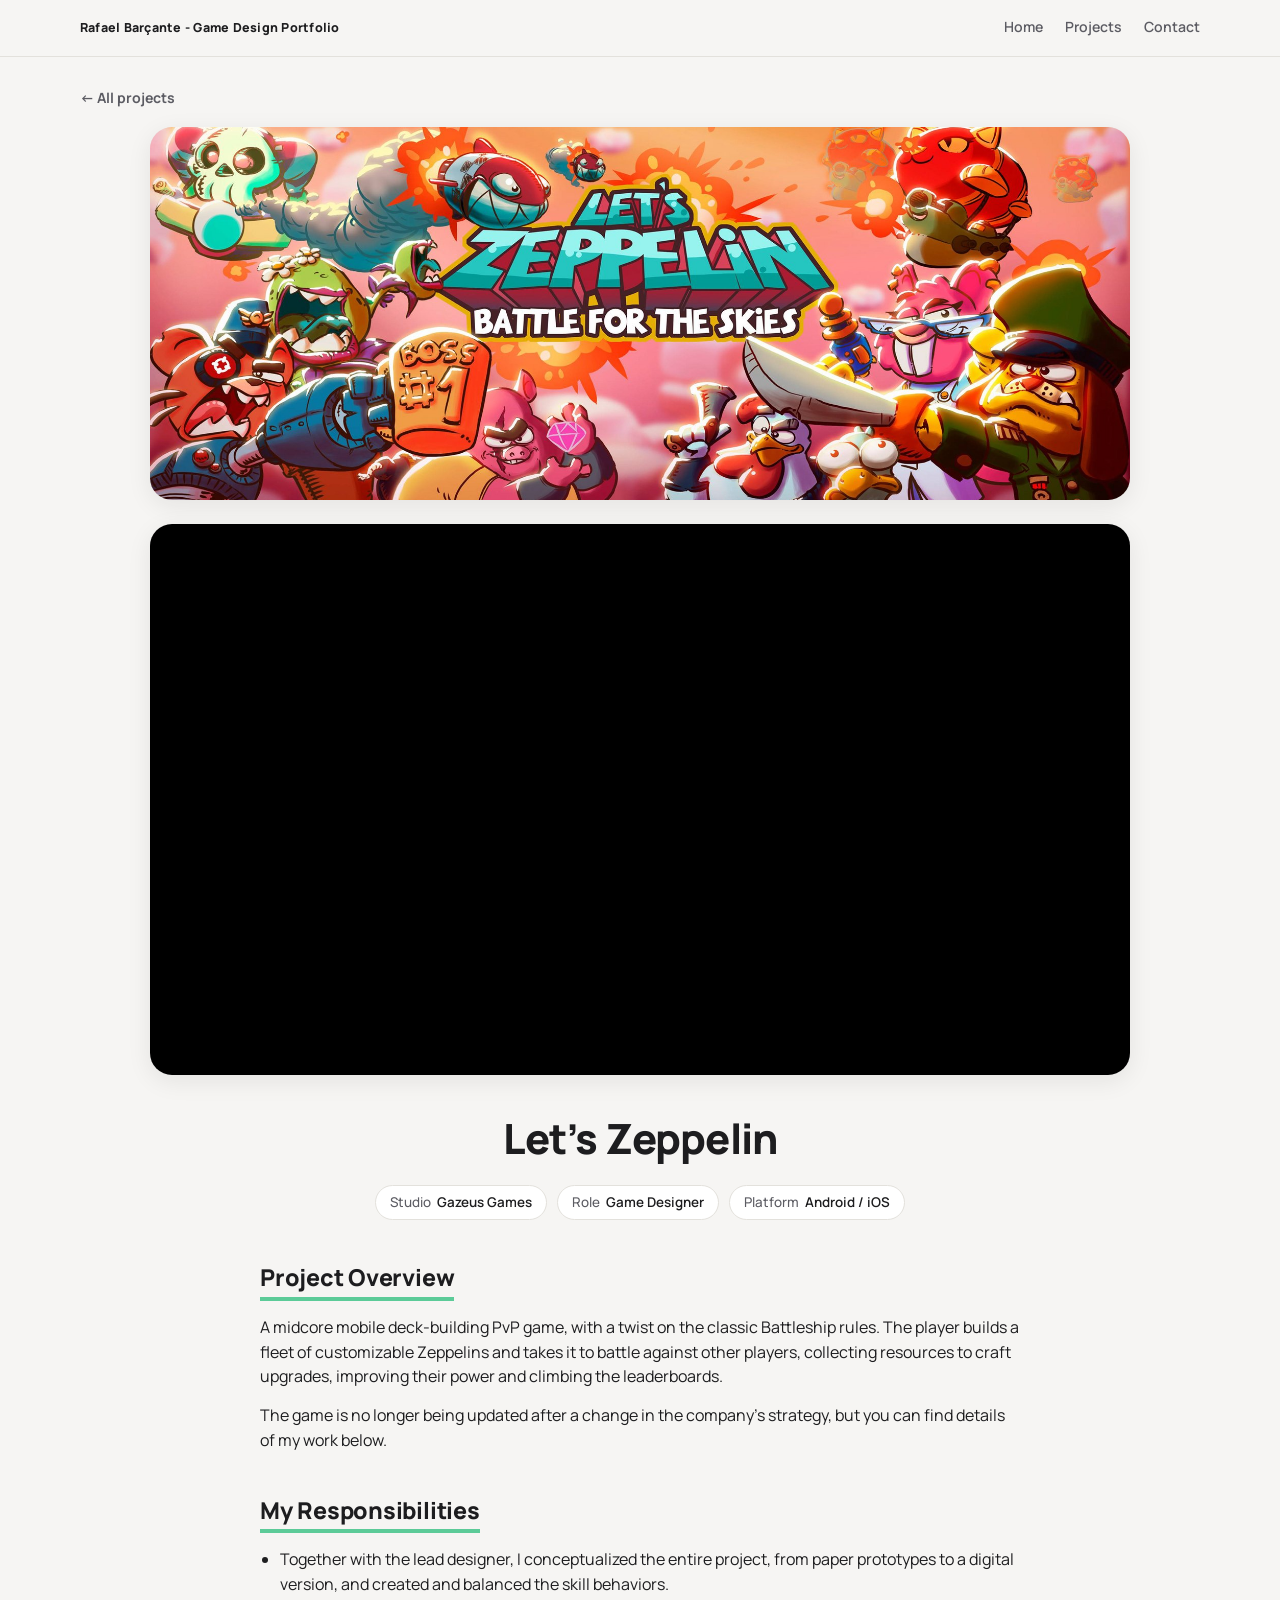
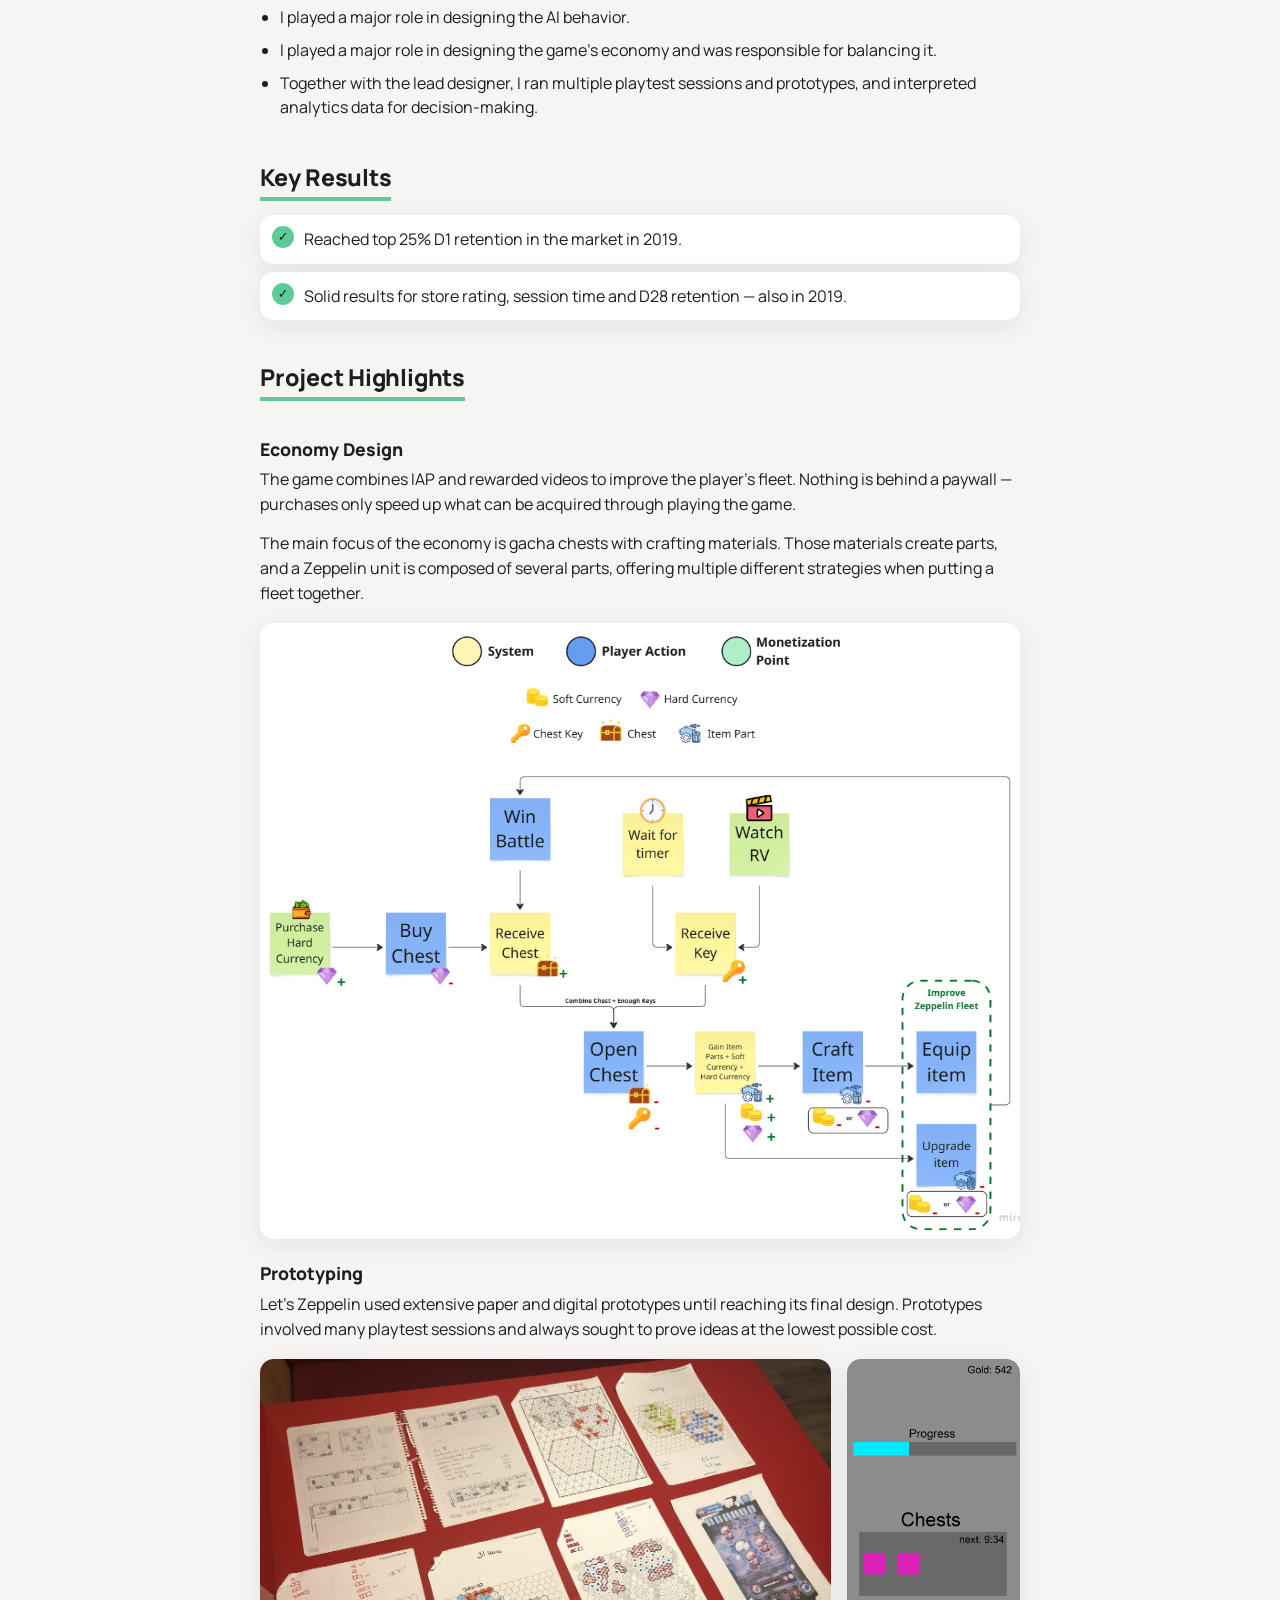
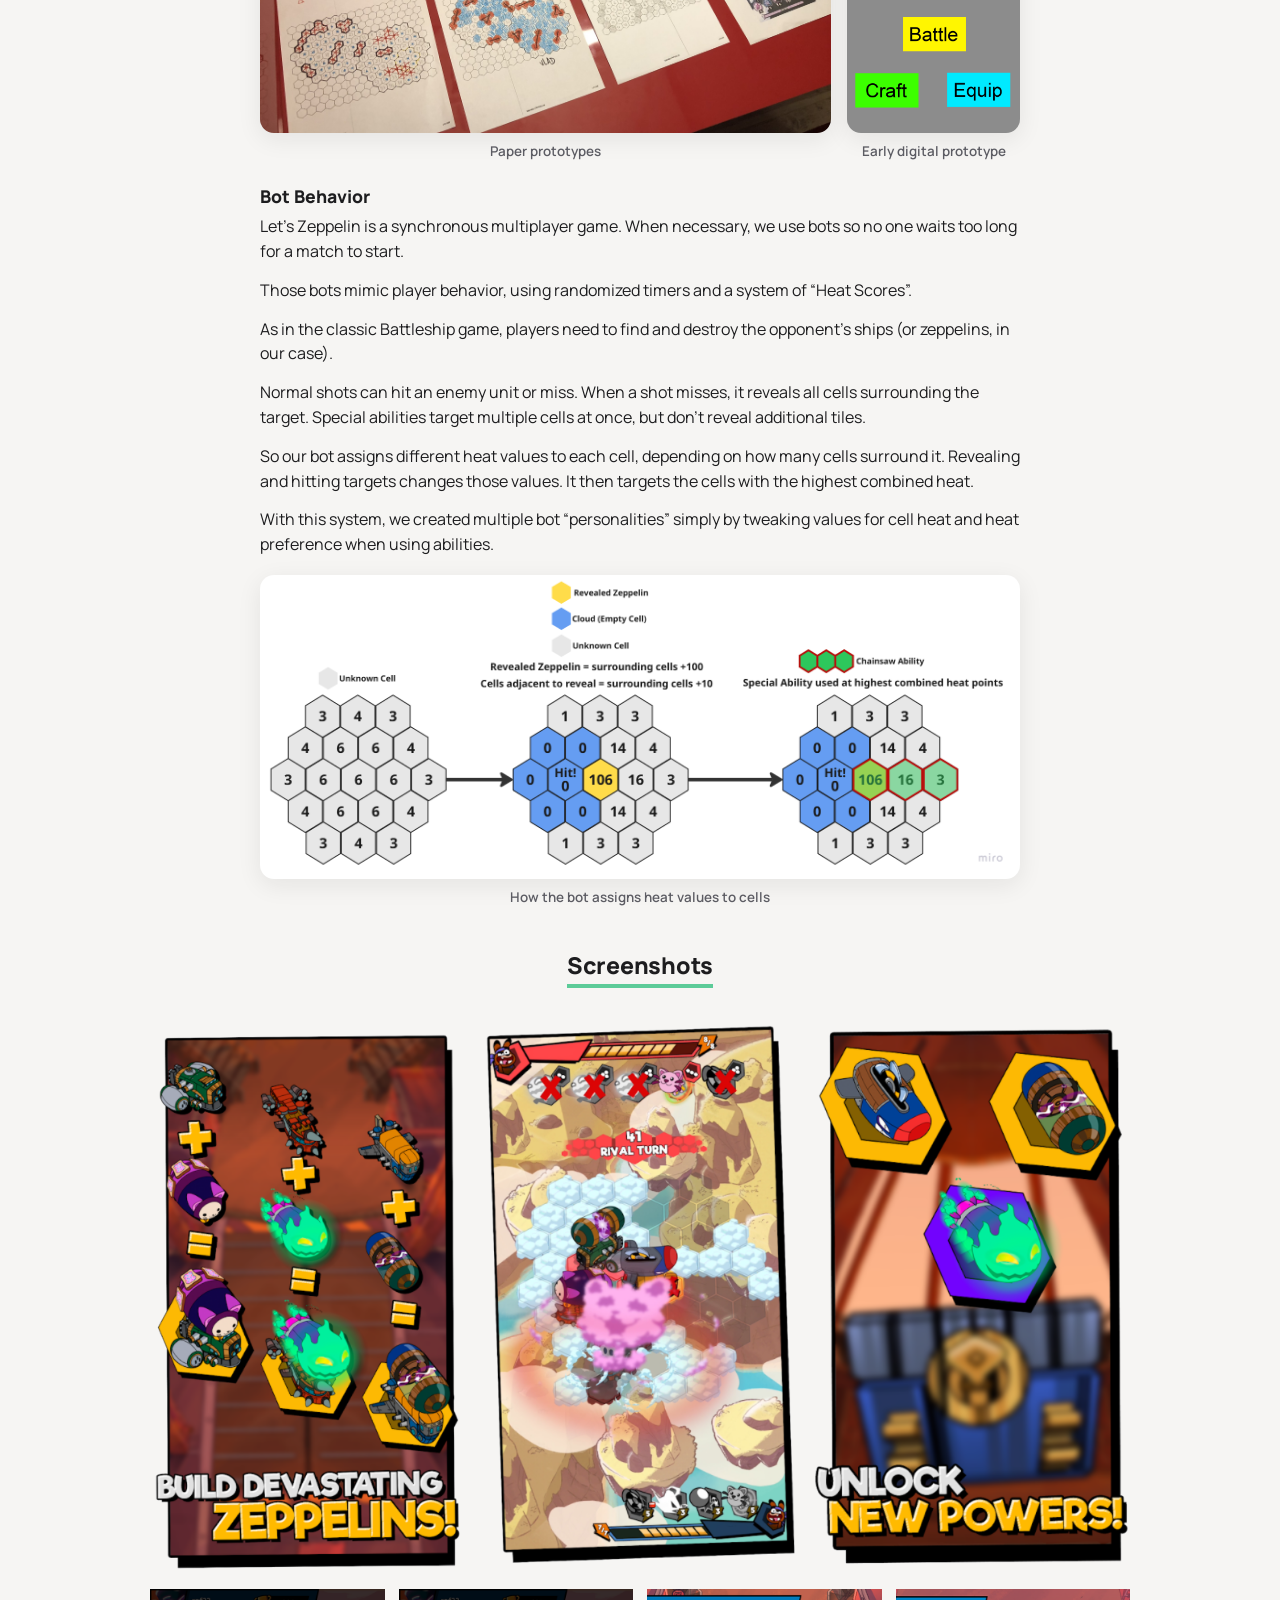
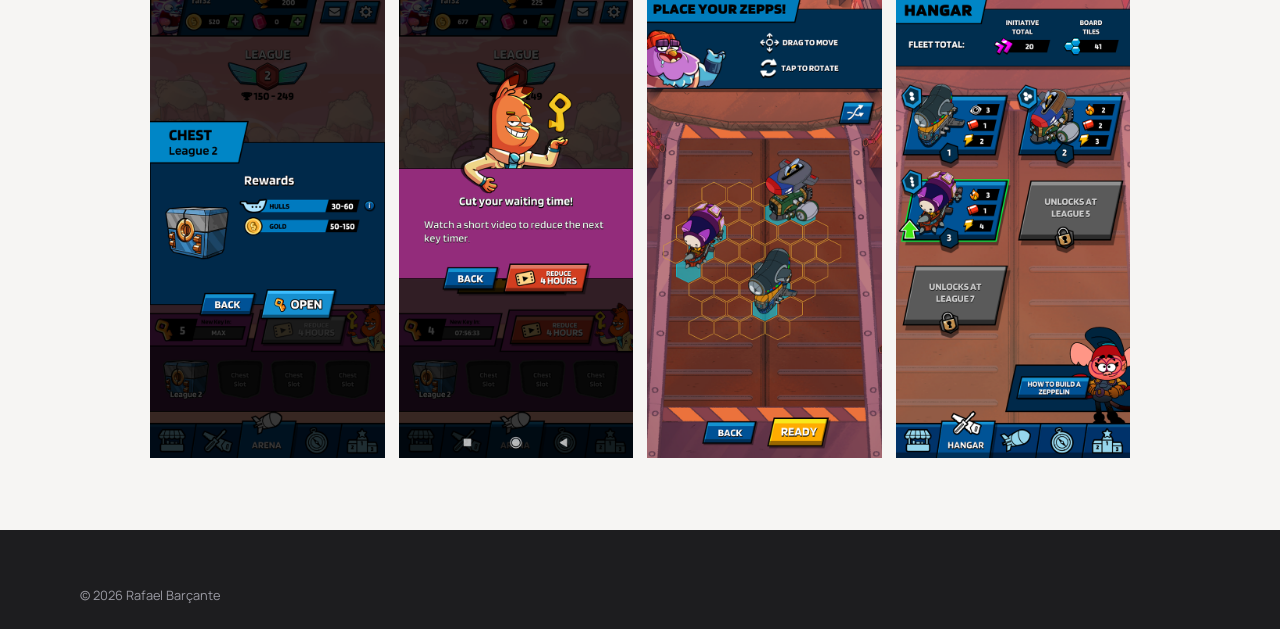
<file: projects/lets-zeppelin.html>
<!DOCTYPE html>
<html lang="en">
<head>
  <meta charset="utf-8">
  <meta name="viewport" content="width=device-width, initial-scale=1">
  <title>Let’s Zeppelin — Rafael Barçante</title>
  <link rel="preconnect" href="https://fonts.googleapis.com">
  <link rel="preconnect" href="https://fonts.gstatic.com" crossorigin>
  <link href="https://fonts.googleapis.com/css2?family=Manrope:wght@400;500;600;700;800&display=swap" rel="stylesheet">
  <link rel="stylesheet" href="../css/styles.css">
  <link rel="stylesheet" href="../css/project.css">
</head>
<body>
  <header class="topbar">
    <div class="wrap topbar__inner">
      <a class="brand" href="../index.html">Rafael Barçante - Game Design Portfolio</a>
      <nav class="nav" aria-label="Main">
        <a href="../index.html">Home</a>
        <a href="../index.html#projects">Projects</a>
        <a href="../index.html#contact">Contact</a>
      </nav>
    </div>
  </header>

  <main class="proj-main">
    <div class="wrap">
      <a class="back" href="../index.html#projects">← All projects</a>
<div id="content">
<!-- Let’s Zeppelin: content file. Rebuild the page with tools/encrypt.html -->
<article class="proj">

  <div class="proj-banner">
    <img src="../assets/images/lets-zeppelin/banner.jpg" alt="Let’s Zeppelin banner" data-size="1920×720">
  </div>

  <div class="proj-video">
    <div class="video-slot" data-youtube="r7m0lpmimwA"></div>
  </div>

  <header class="proj-head">
    <h1>Let’s Zeppelin</h1>
    <ul class="proj-facts">
      <li><span>Studio</span>Gazeus Games</li>
      <li><span>Role</span>Game Designer</li>
      <li><span>Platform</span>Android / iOS</li>
    </ul>
  </header>

  <div class="proj-text">
    <section>
      <h2>Project Overview</h2>
      <p>A midcore mobile deck-building PvP game, with a twist on the classic Battleship rules. The player builds a fleet of customizable Zeppelins and takes it to battle against other players, collecting resources to craft upgrades, improving their power and climbing the leaderboards.</p>
      <p>The game is no longer being updated after a change in the company’s strategy, but you can find details of my work below.</p>
    </section>

    <section>
      <h2>My Responsibilities</h2>
      <ul>
        <li>Together with the lead designer, I conceptualized the entire project, from paper prototypes to a digital version, and created and balanced the skill behaviors.</li>
        <li>I played a major role in designing the AI behavior.</li>
        <li>I played a major role in designing the game’s economy and was responsible for balancing it.</li>
        <li>Together with the lead designer, I ran multiple playtest sessions and prototypes, and interpreted analytics data for decision-making.</li>
      </ul>
    </section>

    <section class="results">
      <h2>Key Results</h2>
      <ul>
        <li>Reached top 25% D1 retention in the market in 2019.</li>
        <li>Solid results for store rating, session time and D28 retention — also in 2019.</li>
      </ul>
    </section>

    <section>
      <h2>Project Highlights</h2>
      <h3>Economy Design</h3>
      <p>The game combines IAP and rewarded videos to improve the player’s fleet. Nothing is behind a paywall — purchases only speed up what can be acquired through playing the game.</p>
      <p>The main focus of the economy is gacha chests with crafting materials. Those materials create parts, and a Zeppelin unit is composed of several parts, offering multiple different strategies when putting a fleet together.</p>
      <figure class="proj-figure">
          <img src="../assets/images/lets-zeppelin/flow.png" alt="Let's Zeppelin economy flow" data-size="1094×887" loading="lazy" decoding="async">
        </figure>
      <h3>Prototyping</h3>
      <p>Let’s Zeppelin used extensive paper and digital prototypes until reaching its final design. Prototypes involved many playtest sessions and always sought to prove ideas at the lowest possible cost.</p>
      <div class="proj-pair">
        <figure class="proj-figure" style="flex-grow:1.529">
          <img src="../assets/images/lets-zeppelin/paper-prototypes.jpg" alt="Paper prototypes of the hex grid battlefield" data-size="2500×1635" loading="lazy" decoding="async">
          <figcaption>Paper prototypes</figcaption>
        </figure>
        <figure class="proj-figure" style="flex-grow:0.462">
          <img src="../assets/images/lets-zeppelin/digital-prototype.png" alt="Early digital prototype" data-size="1125×2436" loading="lazy" decoding="async">
          <figcaption>Early digital prototype</figcaption>
        </figure>
      </div>
      <h3>Bot Behavior</h3>
      <p>Let’s Zeppelin is a synchronous multiplayer game. When necessary, we use bots so no one waits too long for a match to start.</p>
      <p>Those bots mimic player behavior, using randomized timers and a system of “Heat Scores”.</p>
      <p>As in the classic Battleship game, players need to find and destroy the opponent’s ships (or zeppelins, in our case).</p>
      <p>Normal shots can hit an enemy unit or miss. When a shot misses, it reveals all cells surrounding the target. Special abilities target multiple cells at once, but don’t reveal additional tiles.</p>
      <p>So our bot assigns different heat values to each cell, depending on how many cells surround it. Revealing and hitting targets changes those values. It then targets the cells with the highest combined heat.</p>
      <p>With this system, we created multiple bot “personalities” simply by tweaking values for cell heat and heat preference when using abilities.</p>
      <figure class="proj-figure">
          <img src="../assets/images/lets-zeppelin/bot-heat.png" alt="Heat score diagram for the bot" data-size="1580×632" loading="lazy" decoding="async">
          <figcaption>How the bot assigns heat values to cells</figcaption>
        </figure>
    </section>
  </div>

  <section class="proj-shots">
    <h2><span>Screenshots</span></h2>
    <div class="shots-row cols-3">
      <img src="../assets/images/lets-zeppelin/shot-1.png" alt="Let's Zeppelin screenshot 1" data-size="394×693" loading="lazy" decoding="async">
      <img src="../assets/images/lets-zeppelin/shot-2.png" alt="Let's Zeppelin screenshot 2" data-size="394×693" loading="lazy" decoding="async">
      <img src="../assets/images/lets-zeppelin/shot-3.png" alt="Let's Zeppelin screenshot 3" data-size="394×693" loading="lazy" decoding="async">
    </div>
    <div class="shots-row cols-4">
      <img src="../assets/images/lets-zeppelin/shot-4.png" alt="Let's Zeppelin screenshot 4" data-size="600×1200" loading="lazy" decoding="async">
      <img src="../assets/images/lets-zeppelin/shot-5.png" alt="Let's Zeppelin screenshot 5" data-size="600×1200" loading="lazy" decoding="async">
      <img src="../assets/images/lets-zeppelin/shot-6.png" alt="Let's Zeppelin screenshot 6" data-size="600×1200" loading="lazy" decoding="async">
      <img src="../assets/images/lets-zeppelin/shot-7.png" alt="Let's Zeppelin screenshot 7" data-size="600×1200" loading="lazy" decoding="async">
    </div>
  </section>

</article>

    </div>
    </div>
  </main>

  <footer class="footer">
    <div class="wrap footer__copy" style="margin-top:0">© <span id="year"></span> Rafael Barçante</div>
  </footer>

  <script src="../js/project.js"></script>
</body>
</html>
</file>
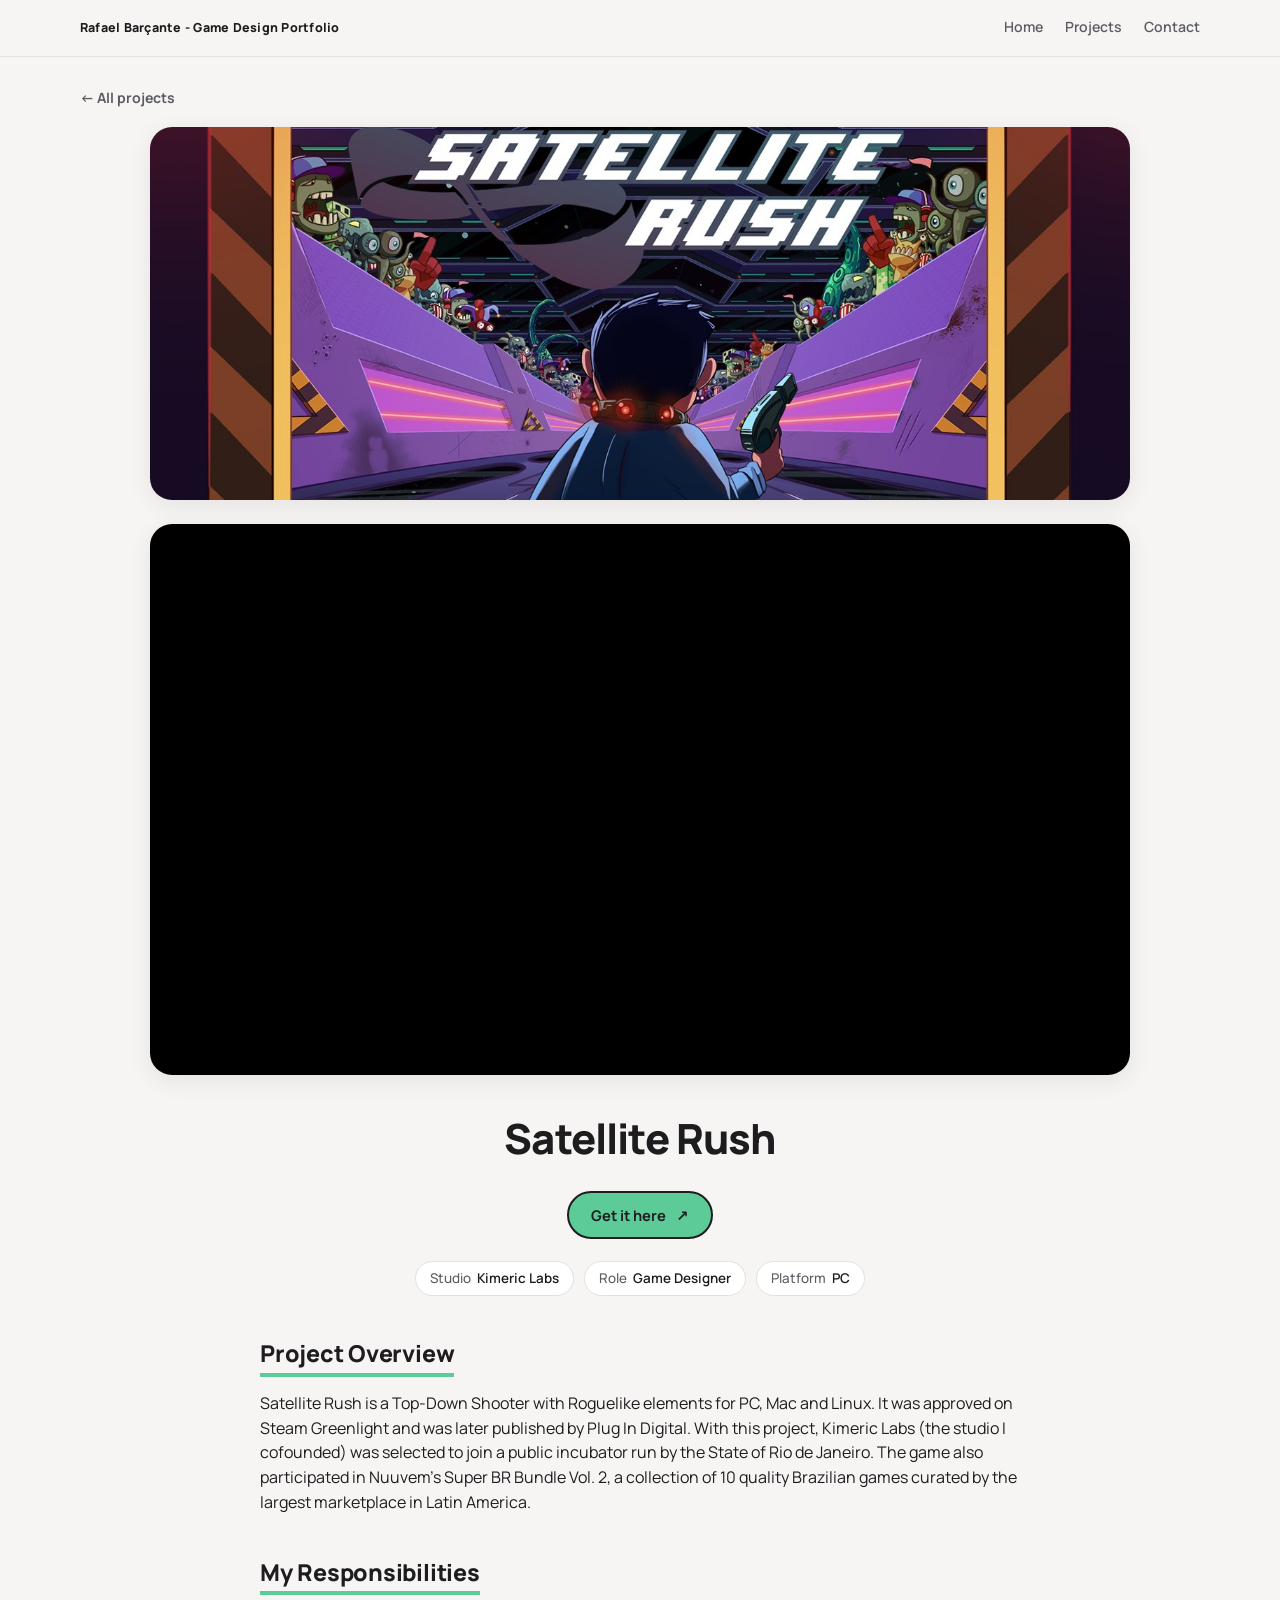
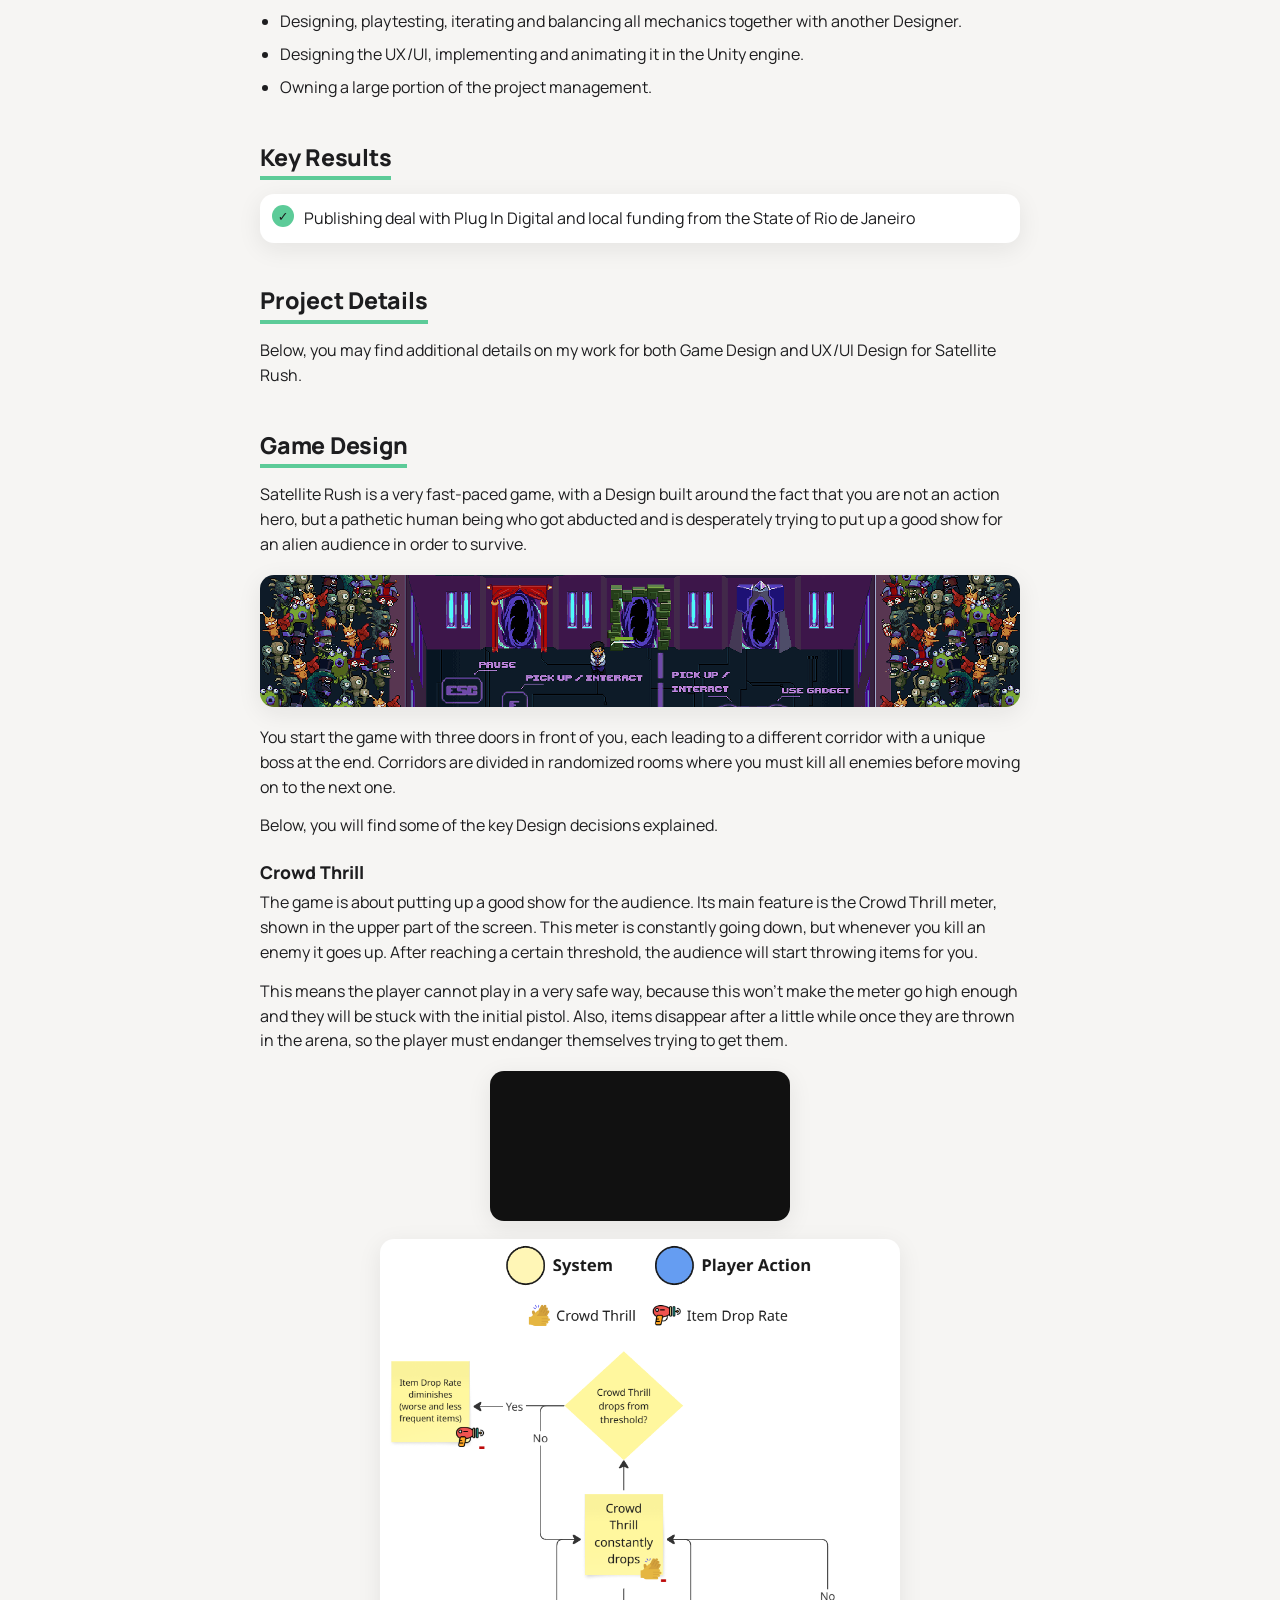
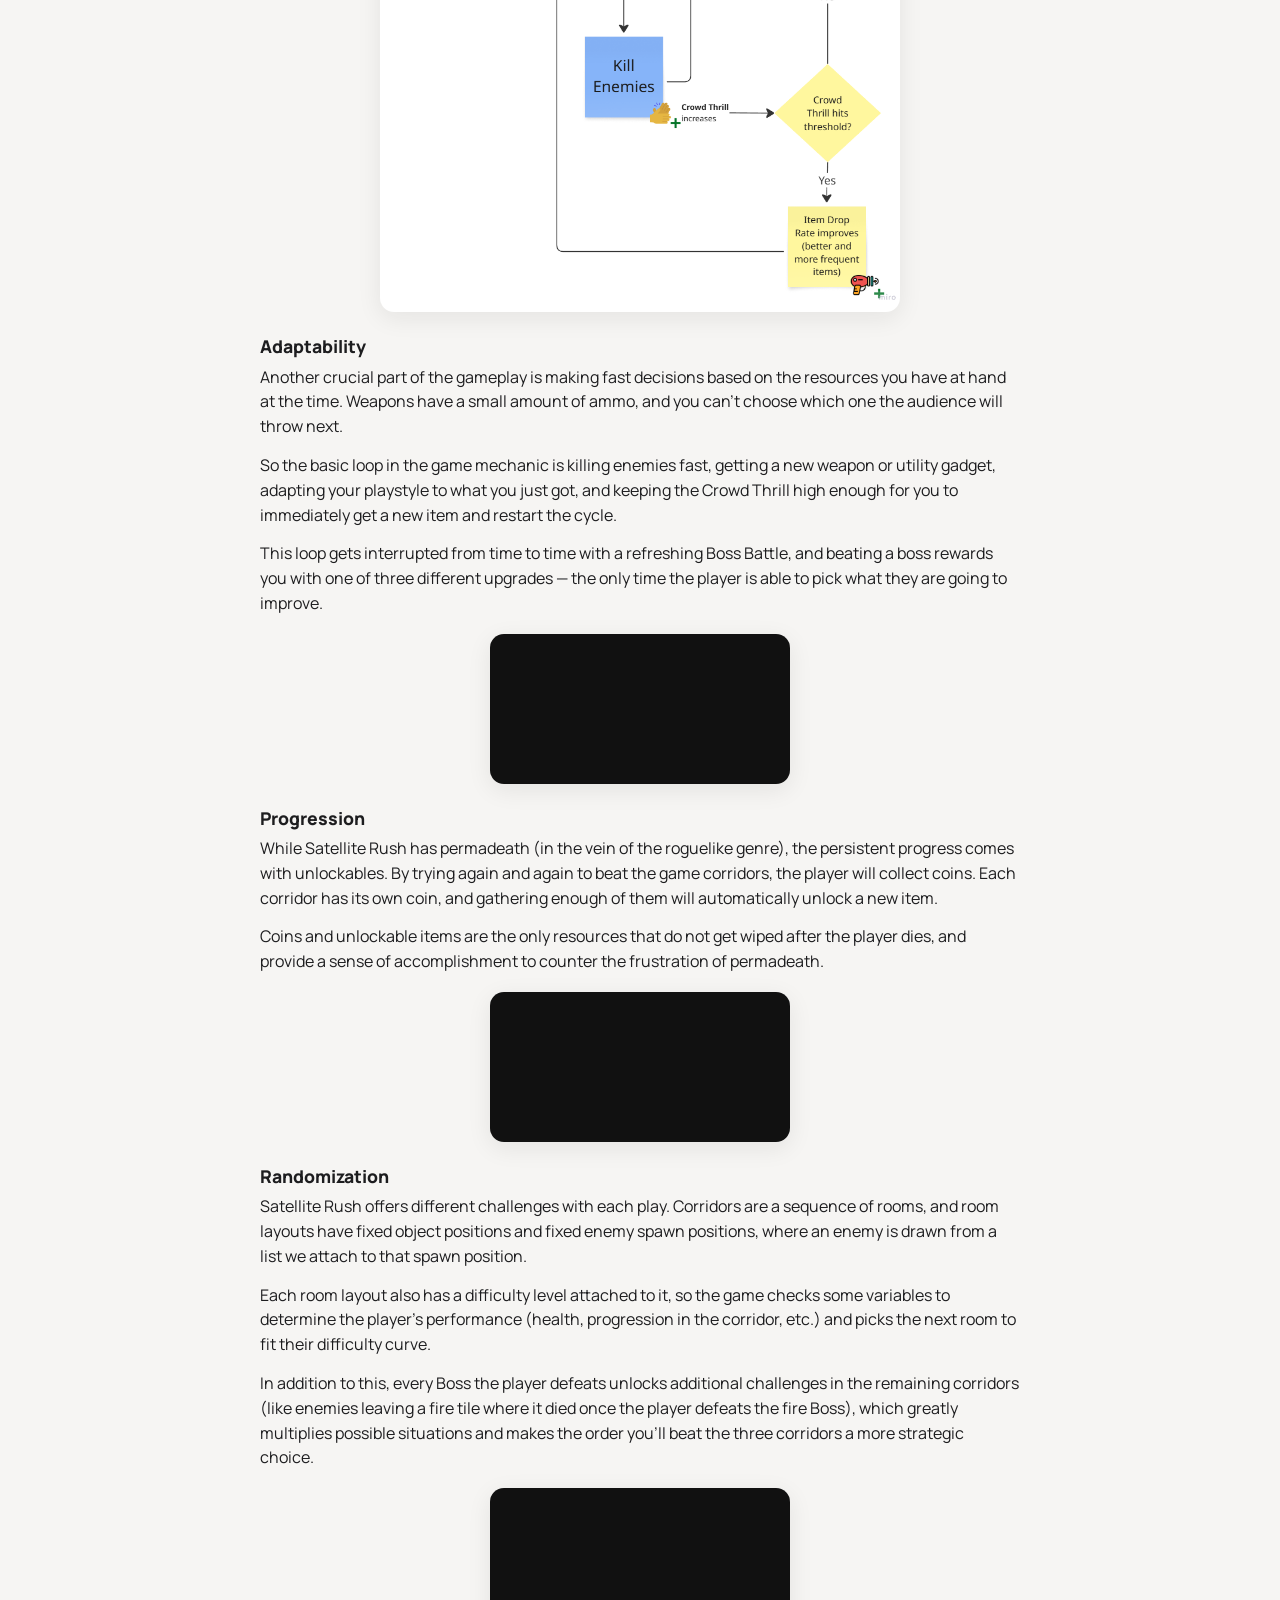
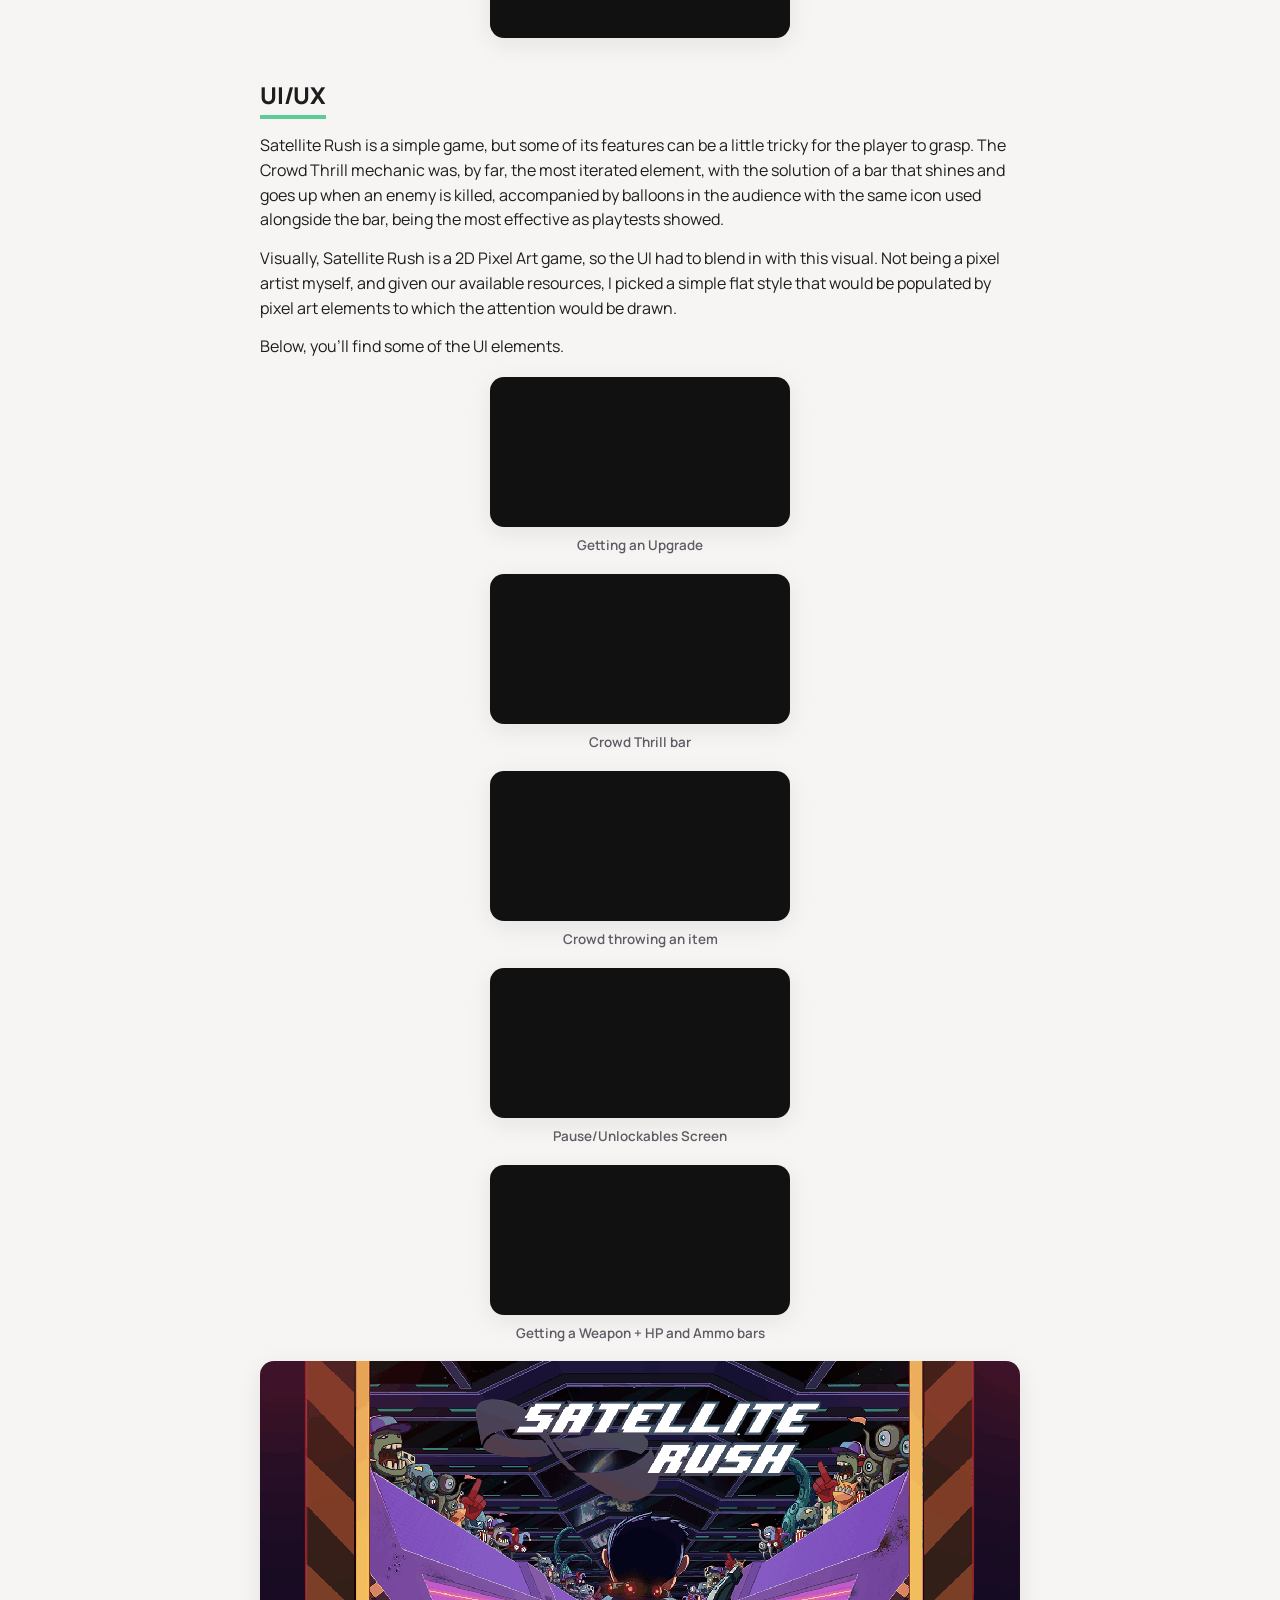
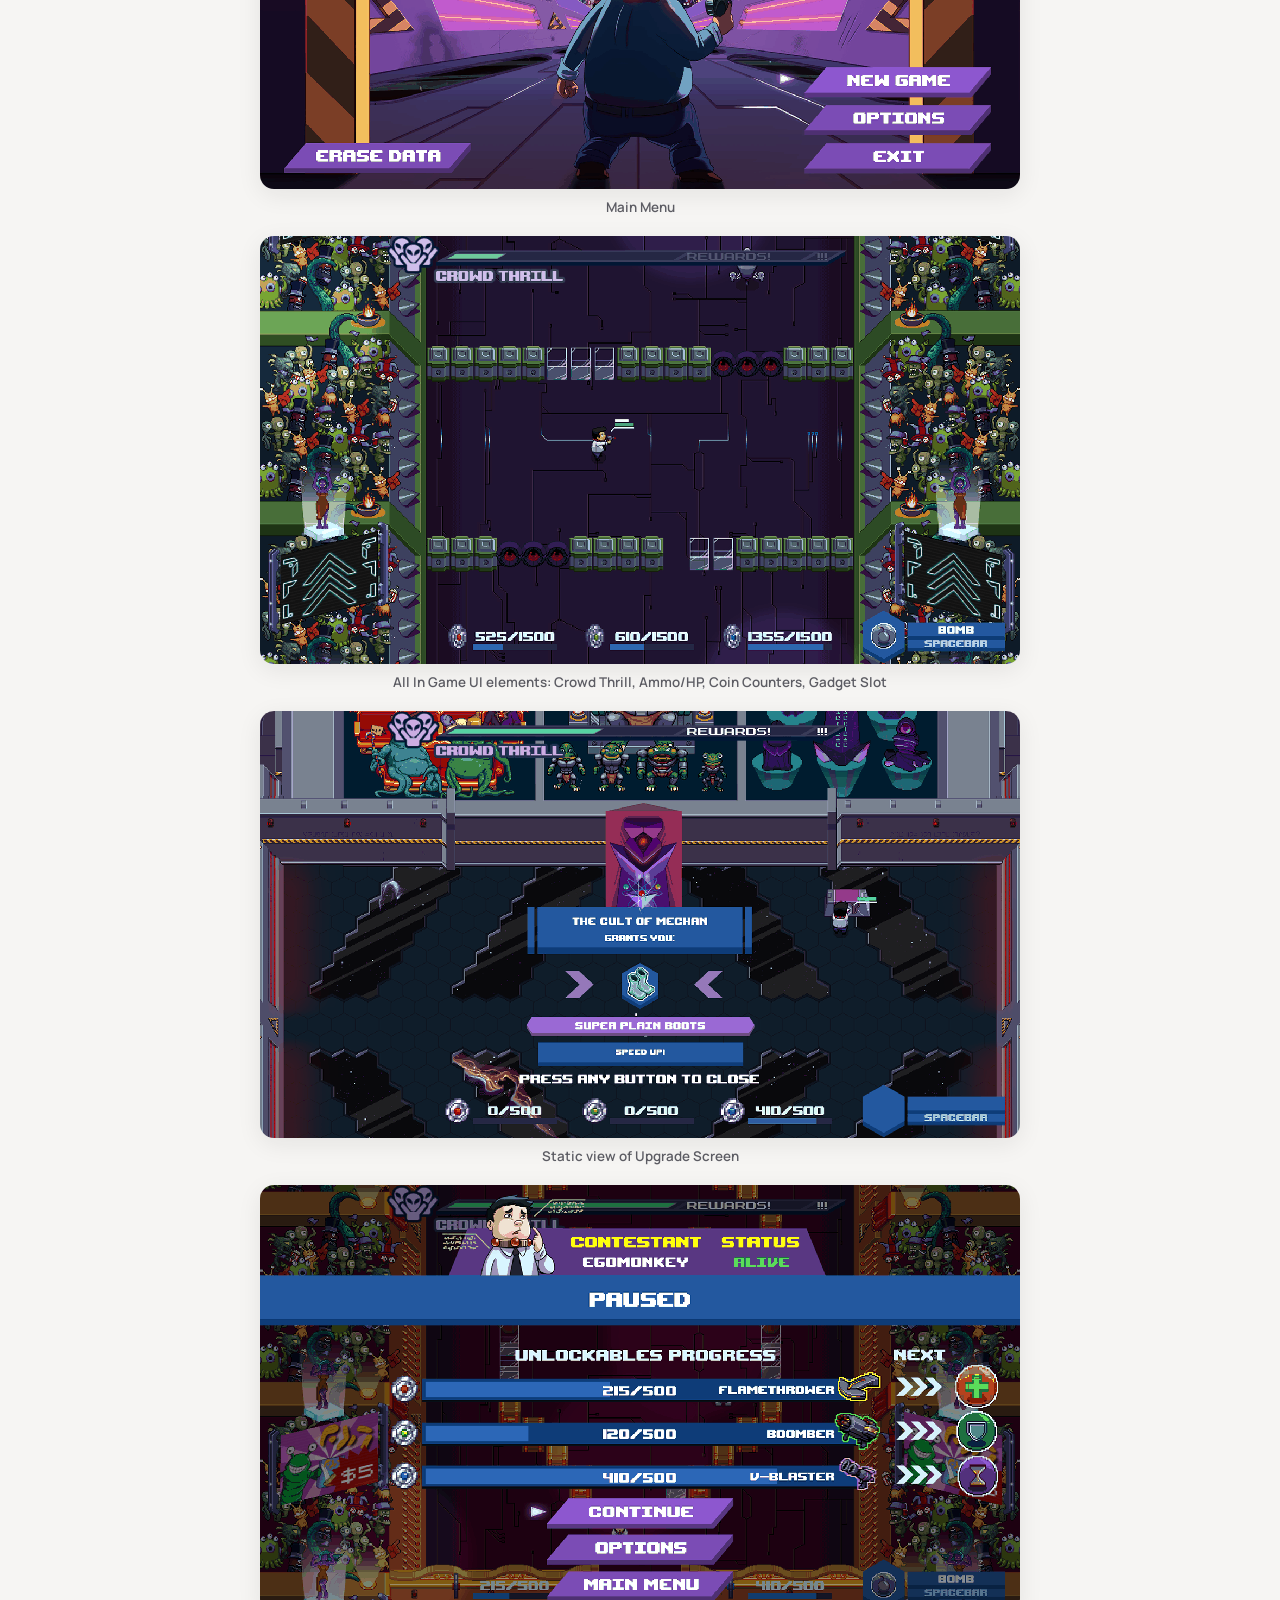
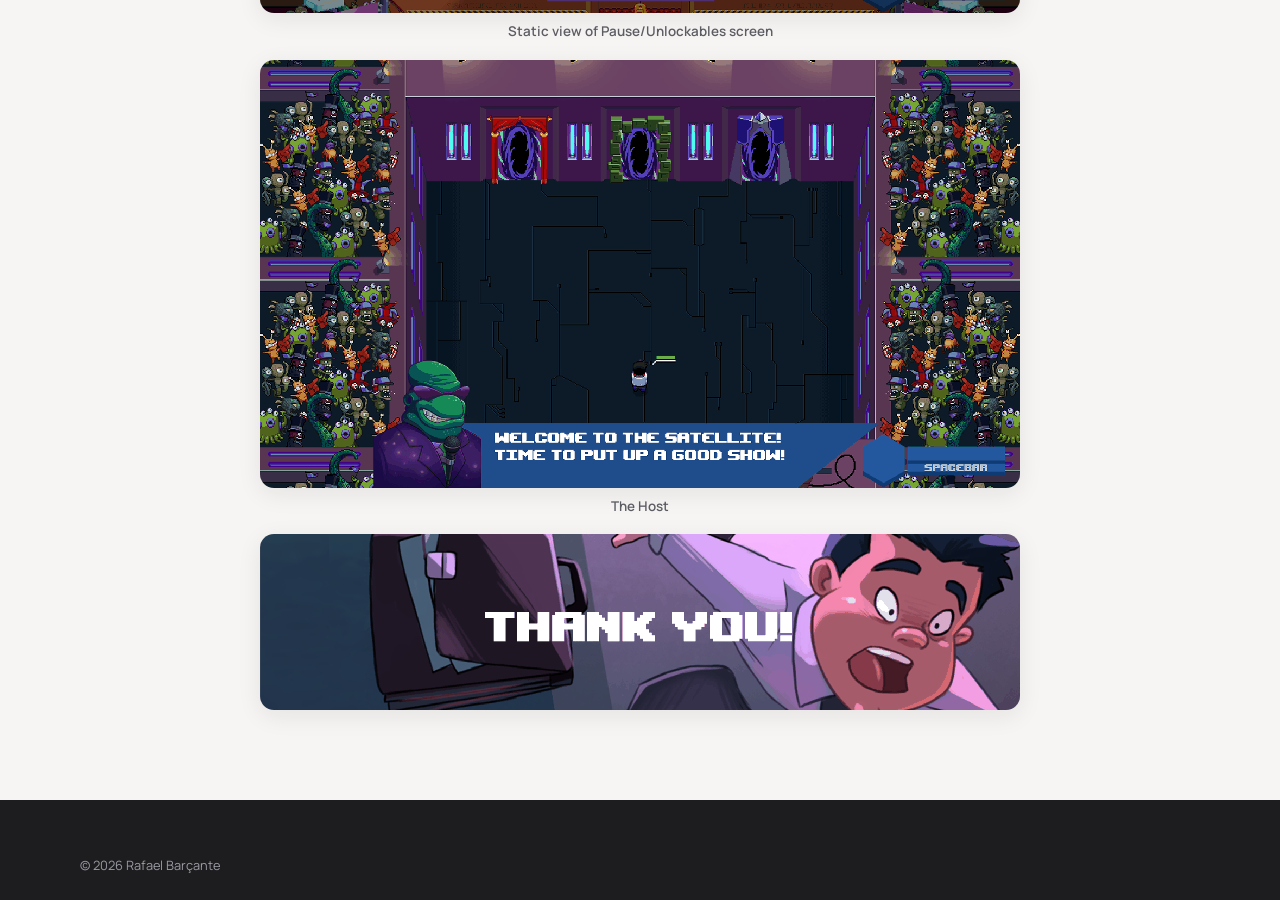
<file: projects/satellite-rush.html>
<!DOCTYPE html>
<html lang="en">
<head>
  <meta charset="utf-8">
  <meta name="viewport" content="width=device-width, initial-scale=1">
  <title>Satellite Rush — Rafael Barçante</title>
  <link rel="preconnect" href="https://fonts.googleapis.com">
  <link rel="preconnect" href="https://fonts.gstatic.com" crossorigin>
  <link href="https://fonts.googleapis.com/css2?family=Manrope:wght@400;500;600;700;800&display=swap" rel="stylesheet">
  <link rel="stylesheet" href="../css/styles.css">
  <link rel="stylesheet" href="../css/project.css">
</head>
<body>
  <header class="topbar">
    <div class="wrap topbar__inner">
      <a class="brand" href="../index.html">Rafael Barçante - Game Design Portfolio</a>
      <nav class="nav" aria-label="Main">
        <a href="../index.html">Home</a>
        <a href="../index.html#projects">Projects</a>
        <a href="../index.html#contact">Contact</a>
      </nav>
    </div>
  </header>

  <main class="proj-main">
    <div class="wrap">
      <a class="back" href="../index.html#projects">← All projects</a>
<div id="content">
<!-- Satellite Rush: content file. Rebuild the page with tools/encrypt.html -->
<article class="proj">

  <div class="proj-banner">
    <img src="../assets/images/satellite-rush/banner.jpg" alt="Satellite Rush banner" data-size="1920×720">
  </div>

  <div class="proj-video">
    <div class="video-slot" data-youtube="aL7s3MxTxUM"></div>
  </div>

  <header class="proj-head">
    <h1>Satellite Rush</h1>
    <p class="proj-links">
      <a class="btn btn--primary" href="https://store.steampowered.com/app/429350/" target="_blank" rel="noopener">Get it here <span class="btn__arrow">↗</span></a>
    </p>
    <ul class="proj-facts">
      <li><span>Studio</span>Kimeric Labs</li>
      <li><span>Role</span>Game Designer</li>
      <li><span>Platform</span>PC</li>
    </ul>
  </header>

  <div class="proj-text">
    <section>
      <h2>Project Overview</h2>
      <p>Satellite Rush is a Top-Down Shooter with Roguelike elements for PC, Mac and Linux. It was approved on Steam Greenlight and was later published by Plug In Digital. With this project, Kimeric Labs (the studio I cofounded) was selected to join a public incubator run by the State of Rio de Janeiro. The game also participated in Nuuvem’s Super BR Bundle Vol. 2, a collection of 10 quality Brazilian games curated by the largest marketplace in Latin America.</p>
    </section>

    <section>
      <h2>My Responsibilities</h2>
      <ul>
        <li>Designing, playtesting, iterating and balancing all mechanics together with another Designer.</li>
        <li>Designing the UX/UI, implementing and animating it in the Unity engine.</li>
        <li>Owning a large portion of the project management.</li>
      </ul>
    </section>

    <section class="results">
      <h2>Key Results</h2>
      <ul>
        <li>Publishing deal with Plug In Digital and local funding from the State of Rio de Janeiro</li>
      </ul>
    </section>

    <section>
      <h2>Project Details</h2>
      <p>Below, you may find additional details on my work for both Game Design and UX/UI Design for Satellite Rush.</p>
    </section>
  </div>

  <div class="proj-text">
    <section>
      <h2>Game Design</h2>
      <p>Satellite Rush is a very fast-paced game, with a Design built around the fact that you are not an action hero, but a pathetic human being who got abducted and is desperately trying to put up a good show for an alien audience in order to survive.</p>
      <figure class="proj-figure proj-figure--native proj-figure--pixel">
          <img src="../assets/images/satellite-rush/doors.png" alt="The three doors at the start of a run" data-size="1400×244" loading="lazy" decoding="async">
        </figure>
      <p>You start the game with three doors in front of you, each leading to a different corridor with a unique boss at the end. Corridors are divided in randomized rooms where you must kill all enemies before moving on to the next one.</p>
      <p>Below, you will find some of the key Design decisions explained.</p>
      <h3>Crowd Thrill</h3>
      <p>The game is about putting up a good show for the audience. Its main feature is the Crowd Thrill meter, shown in the upper part of the screen. This meter is constantly going down, but whenever you kill an enemy it goes up. After reaching a certain threshold, the audience will start throwing items for you.</p>
      <p>This means the player cannot play in a very safe way, because this won’t make the meter go high enough and they will be stuck with the initial pistol. Also, items disappear after a little while once they are thrown in the arena, so the player must endanger themselves trying to get them.</p>
      <figure class="proj-figure proj-figure--native proj-figure--pixel">
          <video src="../assets/video/satellite-rush/crowd-thrill.mp4" data-loop autoplay loop muted playsinline preload="metadata"></video>
        </figure>
      <figure class="proj-figure proj-figure--tall">
          <img src="../assets/images/satellite-rush/flow.png" alt="Crowd Thrill and item drop rate flow" data-size="872×1129" loading="lazy" decoding="async">
        </figure>
      <h3>Adaptability</h3>
      <p>Another crucial part of the gameplay is making fast decisions based on the resources you have at hand at the time. Weapons have a small amount of ammo, and you can’t choose which one the audience will throw next.</p>
      <p>So the basic loop in the game mechanic is killing enemies fast, getting a new weapon or utility gadget, adapting your playstyle to what you just got, and keeping the Crowd Thrill high enough for you to immediately get a new item and restart the cycle.</p>
      <p>This loop gets interrupted from time to time with a refreshing Boss Battle, and beating a boss rewards you with one of three different upgrades — the only time the player is able to pick what they are going to improve.</p>
      <figure class="proj-figure proj-figure--native proj-figure--pixel">
          <video src="../assets/video/satellite-rush/adaptability.mp4" data-loop autoplay loop muted playsinline preload="metadata"></video>
        </figure>
      <h3>Progression</h3>
      <p>While Satellite Rush has permadeath (in the vein of the roguelike genre), the persistent progress comes with unlockables. By trying again and again to beat the game corridors, the player will collect coins. Each corridor has its own coin, and gathering enough of them will automatically unlock a new item.</p>
      <p>Coins and unlockable items are the only resources that do not get wiped after the player dies, and provide a sense of accomplishment to counter the frustration of permadeath.</p>
      <figure class="proj-figure proj-figure--native proj-figure--pixel">
          <video src="../assets/video/satellite-rush/progression.mp4" data-loop autoplay loop muted playsinline preload="metadata"></video>
        </figure>
      <h3>Randomization</h3>
      <p>Satellite Rush offers different challenges with each play. Corridors are a sequence of rooms, and room layouts have fixed object positions and fixed enemy spawn positions, where an enemy is drawn from a list we attach to that spawn position.</p>
      <p>Each room layout also has a difficulty level attached to it, so the game checks some variables to determine the player’s performance (health, progression in the corridor, etc.) and picks the next room to fit their difficulty curve.</p>
      <p>In addition to this, every Boss the player defeats unlocks additional challenges in the remaining corridors (like enemies leaving a fire tile where it died once the player defeats the fire Boss), which greatly multiplies possible situations and makes the order you’ll beat the three corridors a more strategic choice.</p>
      <figure class="proj-figure proj-figure--native proj-figure--pixel">
          <video src="../assets/video/satellite-rush/randomization.mp4" data-loop autoplay loop muted playsinline preload="metadata"></video>
        </figure>
    </section>

    <section>
      <h2>UI/UX</h2>
      <p>Satellite Rush is a simple game, but some of its features can be a little tricky for the player to grasp. The Crowd Thrill mechanic was, by far, the most iterated element, with the solution of a bar that shines and goes up when an enemy is killed, accompanied by balloons in the audience with the same icon used alongside the bar, being the most effective as playtests showed.</p>
      <p>Visually, Satellite Rush is a 2D Pixel Art game, so the UI had to blend in with this visual. Not being a pixel artist myself, and given our available resources, I picked a simple flat style that would be populated by pixel art elements to which the attention would be drawn.</p>
      <p>Below, you’ll find some of the UI elements.</p>
      <figure class="proj-figure proj-figure--native proj-figure--pixel">
          <video src="../assets/video/satellite-rush/ui-upgrade-pickup.mp4" data-loop autoplay loop muted playsinline preload="metadata"></video>
          <figcaption>Getting an Upgrade</figcaption>
        </figure>
      <figure class="proj-figure proj-figure--native proj-figure--pixel">
          <video src="../assets/video/satellite-rush/ui-crowd-bar.mp4" data-loop autoplay loop muted playsinline preload="metadata"></video>
          <figcaption>Crowd Thrill bar</figcaption>
        </figure>
      <figure class="proj-figure proj-figure--native proj-figure--pixel">
          <video src="../assets/video/satellite-rush/ui-crowd-throw.mp4" data-loop autoplay loop muted playsinline preload="metadata"></video>
          <figcaption>Crowd throwing an item</figcaption>
        </figure>
      <figure class="proj-figure proj-figure--native proj-figure--pixel">
          <video src="../assets/video/satellite-rush/progression.mp4" data-loop autoplay loop muted playsinline preload="metadata"></video>
          <figcaption>Pause/Unlockables Screen</figcaption>
        </figure>
      <figure class="proj-figure proj-figure--native proj-figure--pixel">
          <video src="../assets/video/satellite-rush/ui-weapon-bars.mp4" data-loop autoplay loop muted playsinline preload="metadata"></video>
          <figcaption>Getting a Weapon + HP and Ammo bars</figcaption>
        </figure>
      <figure class="proj-figure proj-figure--native proj-figure--pixel">
          <img src="../assets/images/satellite-rush/ui-main-menu.png" alt="Main menu" data-size="1400×788" loading="lazy" decoding="async">
          <figcaption>Main Menu</figcaption>
        </figure>
      <figure class="proj-figure proj-figure--native proj-figure--pixel">
          <img src="../assets/images/satellite-rush/ui-all-elements.png" alt="All in-game UI elements" data-size="1400×788" loading="lazy" decoding="async">
          <figcaption>All In Game UI elements: Crowd Thrill, Ammo/HP, Coin Counters, Gadget Slot</figcaption>
        </figure>
      <figure class="proj-figure proj-figure--native proj-figure--pixel">
          <img src="../assets/images/satellite-rush/ui-upgrade-screen.png" alt="Upgrade screen" data-size="1400×788" loading="lazy" decoding="async">
          <figcaption>Static view of Upgrade Screen</figcaption>
        </figure>
      <figure class="proj-figure proj-figure--native proj-figure--pixel">
          <img src="../assets/images/satellite-rush/ui-pause-screen.png" alt="Pause and unlockables screen" data-size="1400×788" loading="lazy" decoding="async">
          <figcaption>Static view of Pause/Unlockables screen</figcaption>
        </figure>
      <figure class="proj-figure proj-figure--native proj-figure--pixel">
          <img src="../assets/images/satellite-rush/ui-host.png" alt="The Host" data-size="1400×788" loading="lazy" decoding="async">
          <figcaption>The Host</figcaption>
        </figure>
      <figure class="proj-figure proj-figure--native proj-figure--pixel">
          <img src="../assets/images/satellite-rush/thank-you.png" alt="Thank you" data-size="1400×323" loading="lazy" decoding="async">
        </figure>
    </section>
  </div>

</article>

    </div>
    </div>
  </main>

  <footer class="footer">
    <div class="wrap footer__copy" style="margin-top:0">© <span id="year"></span> Rafael Barçante</div>
  </footer>

  <script src="../js/project.js"></script>
</body>
</html>
</file>
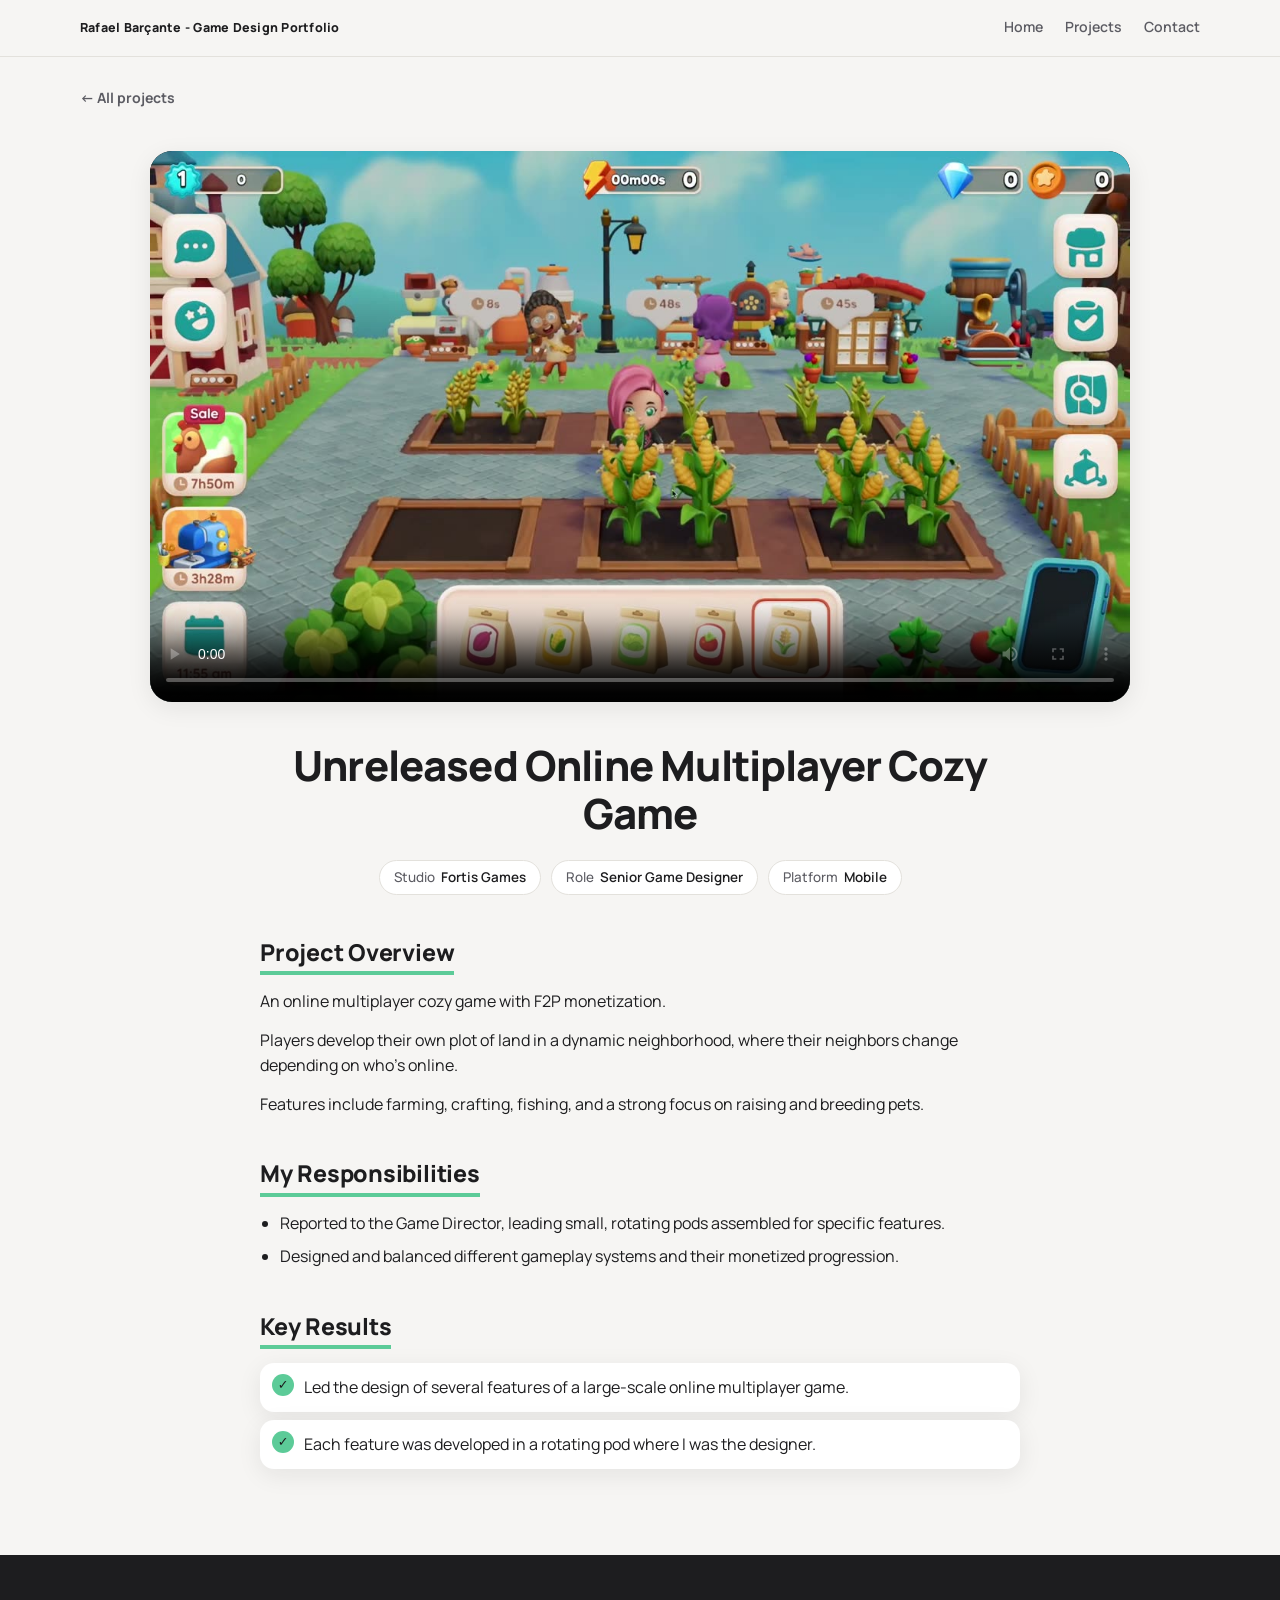
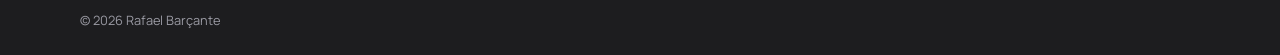
<file: projects/undisclosed-cozy-multiplayer.html>
<!DOCTYPE html>
<html lang="en"><head><meta charset="utf-8"><title>Redirecting…</title>
<meta http-equiv="refresh" content="0; url=unreleased-cozy-multiplayer.html"><link rel="canonical" href="unreleased-cozy-multiplayer.html"></head>
<body><p>This page has moved: <a href="unreleased-cozy-multiplayer.html">continue</a>.</p></body></html>
</file>
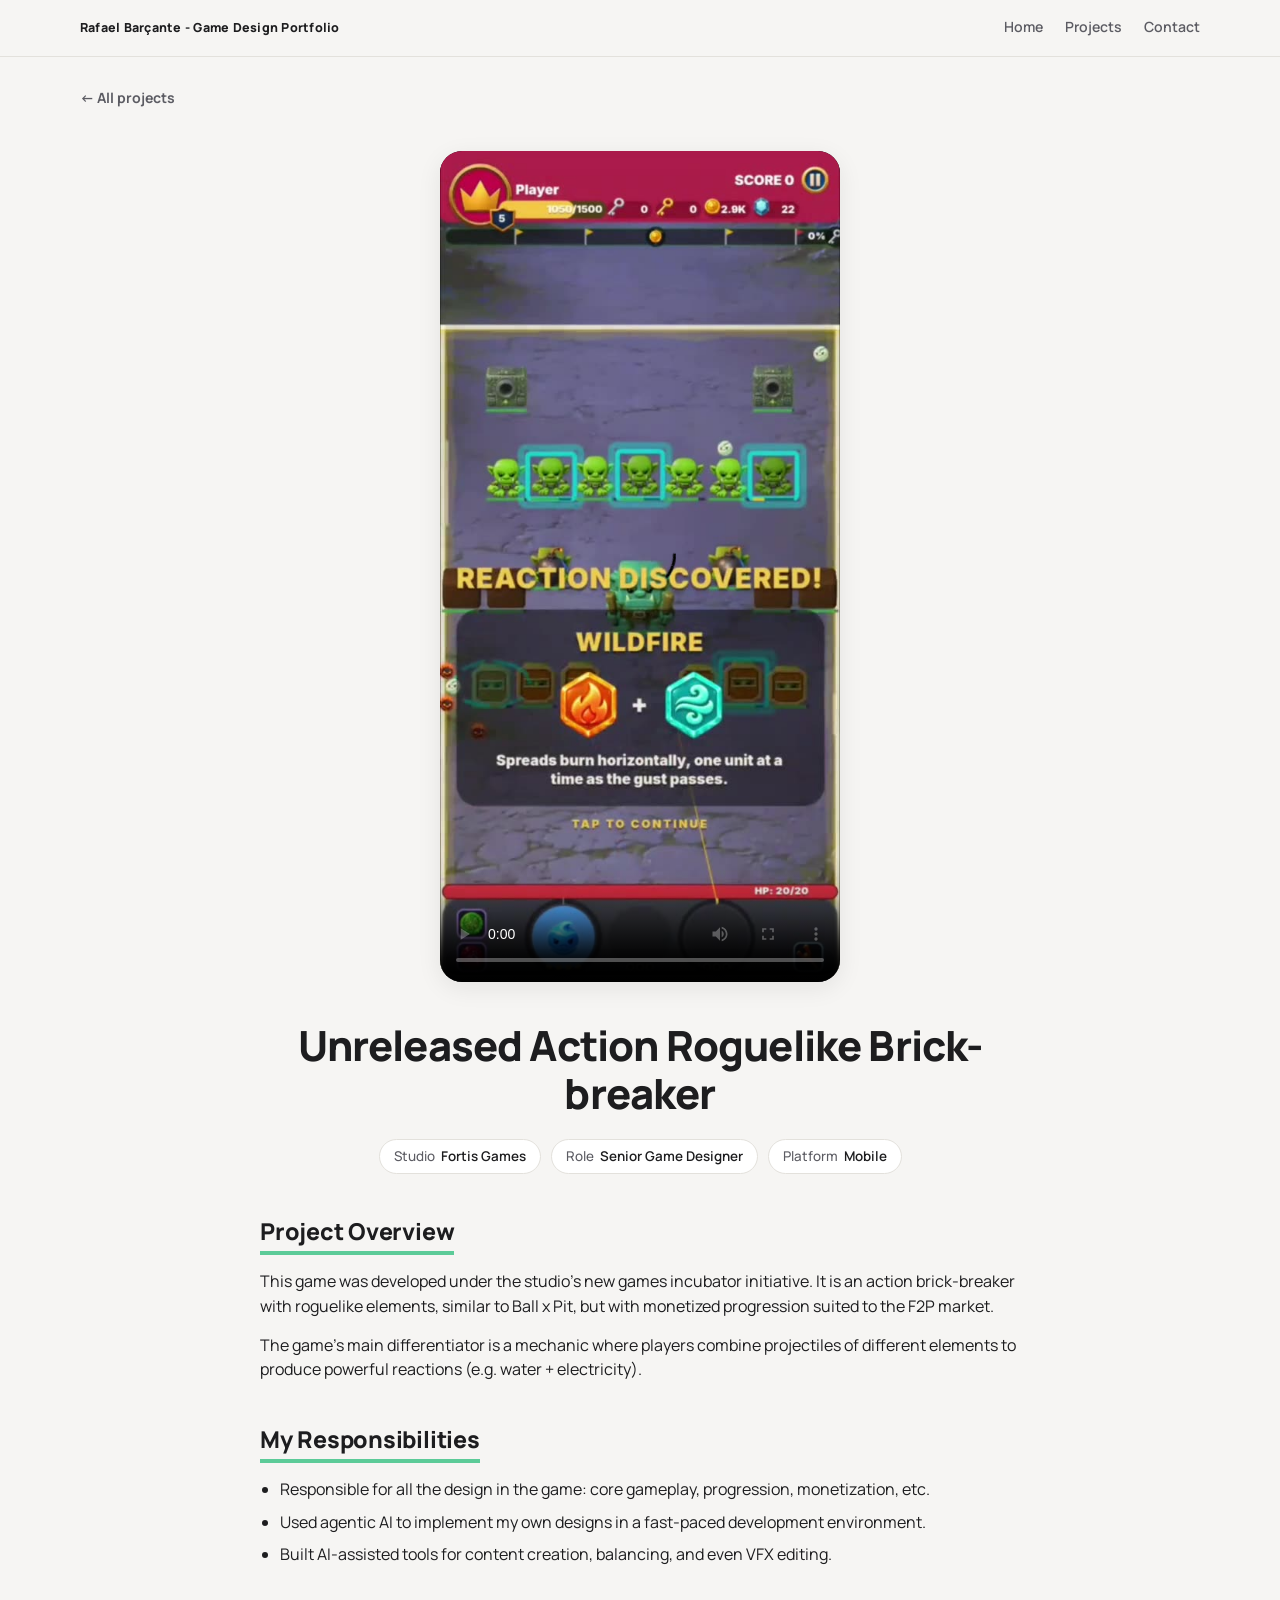
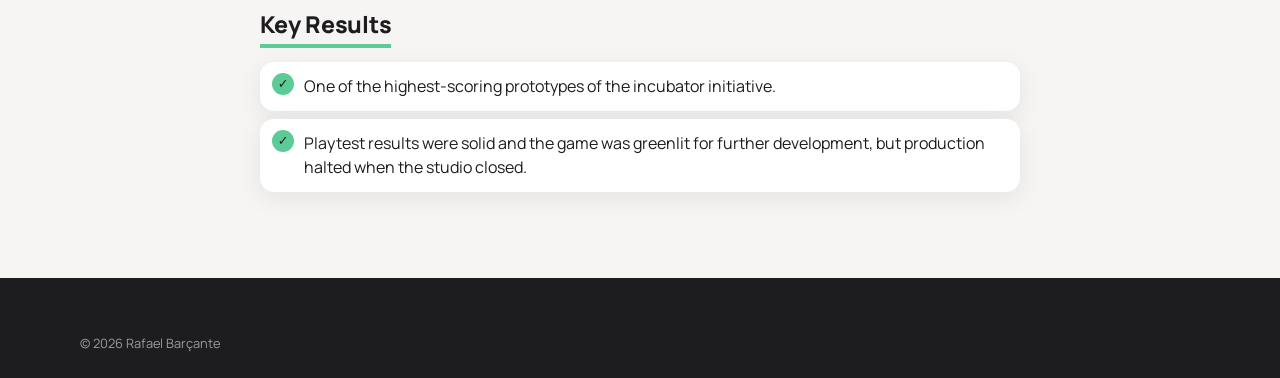
<file: projects/undisclosed-roguelike.html>
<!DOCTYPE html>
<html lang="en"><head><meta charset="utf-8"><title>Redirecting…</title>
<meta http-equiv="refresh" content="0; url=unreleased-roguelike.html"><link rel="canonical" href="unreleased-roguelike.html"></head>
<body><p>This page has moved: <a href="unreleased-roguelike.html">continue</a>.</p></body></html>
</file>
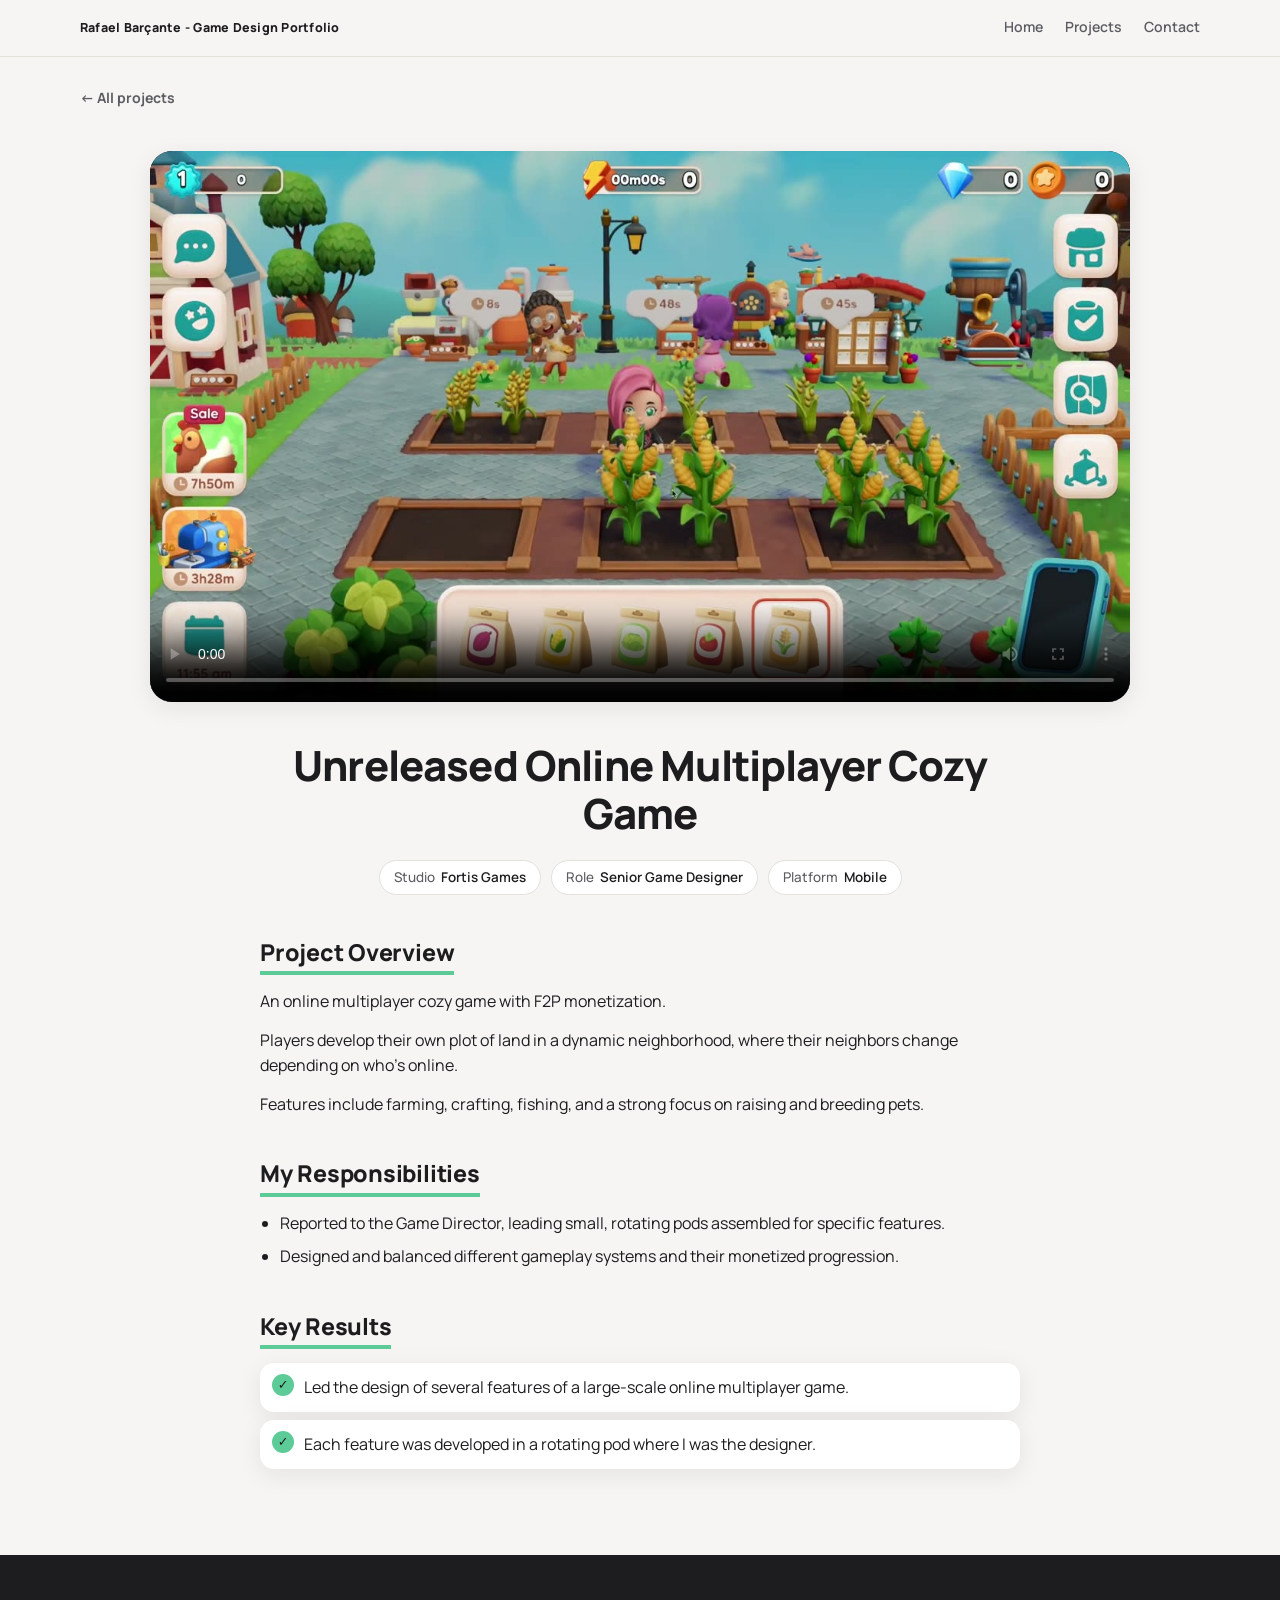
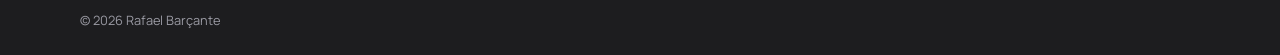
<file: projects/unreleased-cozy-multiplayer.html>
<!DOCTYPE html>
<html lang="en">
<head>
  <meta charset="utf-8">
  <meta name="viewport" content="width=device-width, initial-scale=1">
  <title>Unreleased Online Multiplayer Cozy Game — Rafael Barçante</title>
  <link rel="preconnect" href="https://fonts.googleapis.com">
  <link rel="preconnect" href="https://fonts.gstatic.com" crossorigin>
  <link href="https://fonts.googleapis.com/css2?family=Manrope:wght@400;500;600;700;800&display=swap" rel="stylesheet">
  <link rel="stylesheet" href="../css/styles.css">
  <link rel="stylesheet" href="../css/project.css">
</head>
<body>
  <header class="topbar">
    <div class="wrap topbar__inner">
      <a class="brand" href="../index.html">Rafael Barçante - Game Design Portfolio</a>
      <nav class="nav" aria-label="Main">
        <a href="../index.html">Home</a>
        <a href="../index.html#projects">Projects</a>
        <a href="../index.html#contact">Contact</a>
      </nav>
    </div>
  </header>

  <main class="proj-main">
    <div class="wrap">
      <a class="back" href="../index.html#projects">← All projects</a>
<div id="content">
<!-- Unreleased Online Multiplayer Cozy Game: content file. Rebuild the page with tools/encrypt.html -->
<article class="proj">

  

  <div class="proj-video">
    <video controls playsinline preload="metadata" src="../assets/video/unreleased-cozy-multiplayer/gameplay.mp4" poster="../assets/images/unreleased-cozy-multiplayer/poster.jpg"></video>
  </div>

  <header class="proj-head">
    <h1>Unreleased Online Multiplayer Cozy Game</h1>
    <ul class="proj-facts">
      <li><span>Studio</span>Fortis Games</li>
      <li><span>Role</span>Senior Game Designer</li>
      <li><span>Platform</span>Mobile</li>
    </ul>
  </header>

  <div class="proj-text">
    <section>
      <h2>Project Overview</h2>
      <p>An online multiplayer cozy game with F2P monetization.</p>
      <p>Players develop their own plot of land in a dynamic neighborhood, where their neighbors change depending on who’s online.</p>
      <p>Features include farming, crafting, fishing, and a strong focus on raising and breeding pets.</p>
    </section>

    <section>
      <h2>My Responsibilities</h2>
      <ul>
        <li>Reported to the Game Director, leading small, rotating pods assembled for specific features.</li>
        <li>Designed and balanced different gameplay systems and their monetized progression.</li>
      </ul>
    </section>

    <section class="results">
      <h2>Key Results</h2>
      <ul>
        <li>Led the design of several features of a large-scale online multiplayer game.</li>
        <li>Each feature was developed in a rotating pod where I was the designer.</li>
      </ul>
    </section>
  </div>

</article>

    </div>
    </div>
  </main>

  <footer class="footer">
    <div class="wrap footer__copy" style="margin-top:0">© <span id="year"></span> Rafael Barçante</div>
  </footer>

  <script src="../js/project.js"></script>
</body>
</html>
</file>
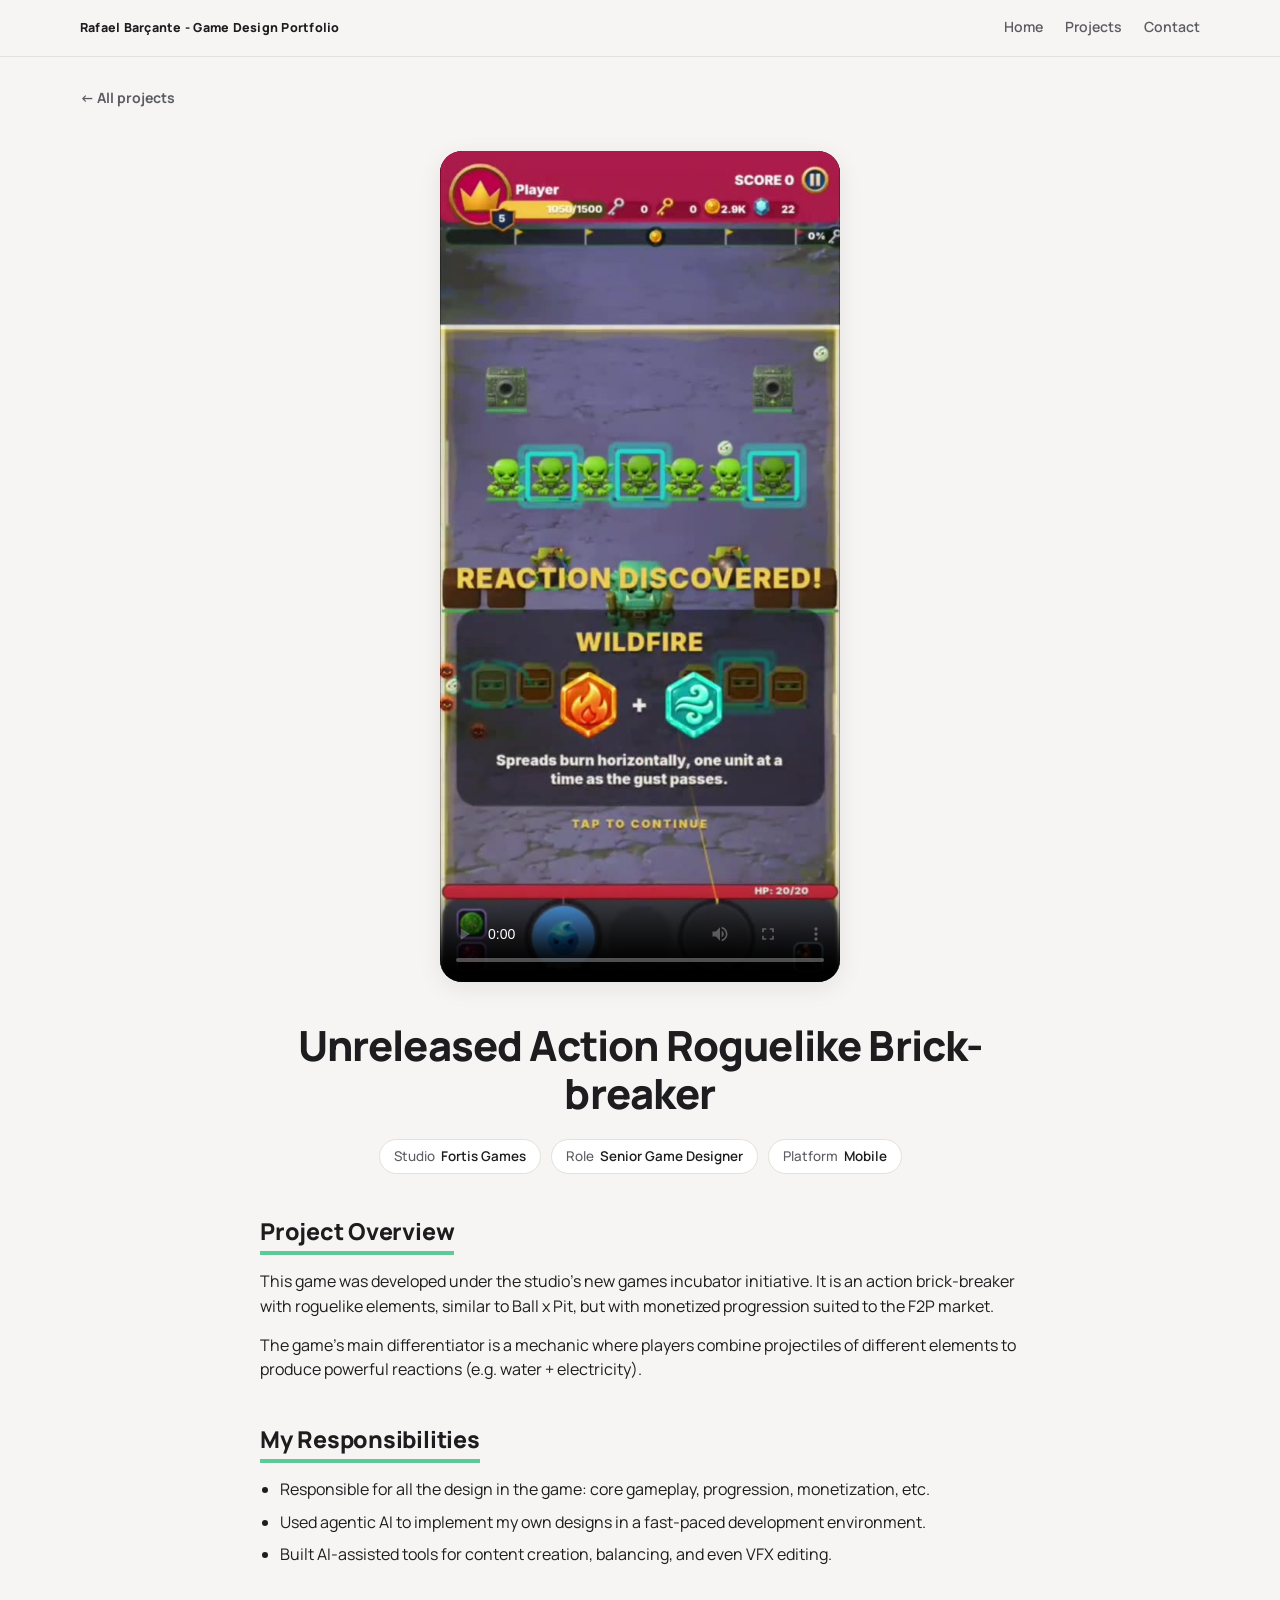
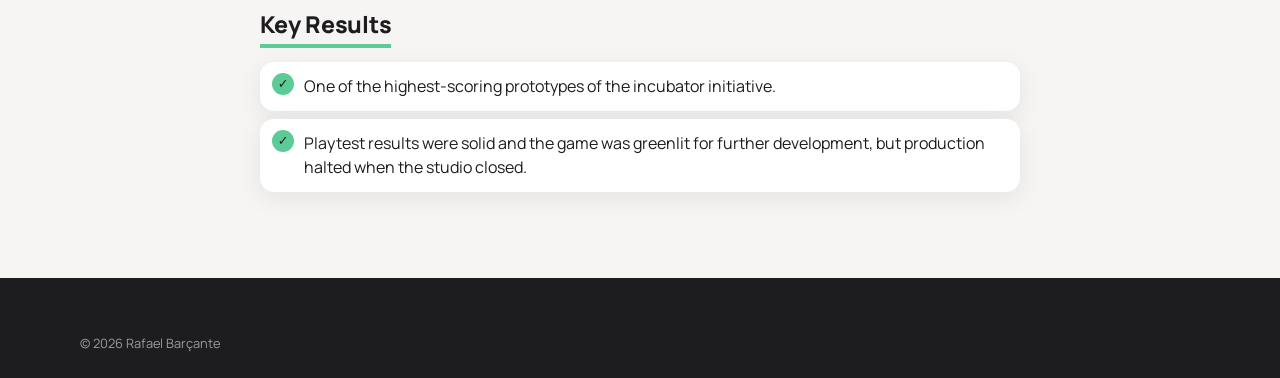
<file: projects/unreleased-roguelike.html>
<!DOCTYPE html>
<html lang="en">
<head>
  <meta charset="utf-8">
  <meta name="viewport" content="width=device-width, initial-scale=1">
  <title>Unreleased Action Roguelike Brick-breaker — Rafael Barçante</title>
  <link rel="preconnect" href="https://fonts.googleapis.com">
  <link rel="preconnect" href="https://fonts.gstatic.com" crossorigin>
  <link href="https://fonts.googleapis.com/css2?family=Manrope:wght@400;500;600;700;800&display=swap" rel="stylesheet">
  <link rel="stylesheet" href="../css/styles.css">
  <link rel="stylesheet" href="../css/project.css">
</head>
<body>
  <header class="topbar">
    <div class="wrap topbar__inner">
      <a class="brand" href="../index.html">Rafael Barçante - Game Design Portfolio</a>
      <nav class="nav" aria-label="Main">
        <a href="../index.html">Home</a>
        <a href="../index.html#projects">Projects</a>
        <a href="../index.html#contact">Contact</a>
      </nav>
    </div>
  </header>

  <main class="proj-main">
    <div class="wrap">
      <a class="back" href="../index.html#projects">← All projects</a>
<div id="content">
<!-- Unreleased Action Roguelike Brick-breaker: content file. Rebuild the page with tools/encrypt.html -->
<article class="proj">

  

  <div class="proj-video proj-video--portrait">
    <video controls playsinline preload="metadata" src="../assets/video/unreleased-roguelike/gameplay.mp4" poster="../assets/images/unreleased-roguelike/poster.jpg"></video>
  </div>

  <header class="proj-head">
    <h1>Unreleased Action Roguelike Brick-breaker</h1>
    <ul class="proj-facts">
      <li><span>Studio</span>Fortis Games</li>
      <li><span>Role</span>Senior Game Designer</li>
      <li><span>Platform</span>Mobile</li>
    </ul>
  </header>

  <div class="proj-text">
    <section>
      <h2>Project Overview</h2>
      <p>This game was developed under the studio’s new games incubator initiative. It is an action brick-breaker with roguelike elements, similar to Ball x Pit, but with monetized progression suited to the F2P market.</p>
      <p>The game’s main differentiator is a mechanic where players combine projectiles of different elements to produce powerful reactions (e.g. water + electricity).</p>
    </section>

    <section>
      <h2>My Responsibilities</h2>
      <ul>
        <li>Responsible for all the design in the game: core gameplay, progression, monetization, etc.</li>
        <li>Used agentic AI to implement my own designs in a fast-paced development environment.</li>
        <li>Built AI-assisted tools for content creation, balancing, and even VFX editing.</li>
      </ul>
    </section>

    <section class="results">
      <h2>Key Results</h2>
      <ul>
        <li>One of the highest-scoring prototypes of the incubator initiative.</li>
        <li>Playtest results were solid and the game was greenlit for further development, but production halted when the studio closed.</li>
      </ul>
    </section>
  </div>

</article>

    </div>
    </div>
  </main>

  <footer class="footer">
    <div class="wrap footer__copy" style="margin-top:0">© <span id="year"></span> Rafael Barçante</div>
  </footer>

  <script src="../js/project.js"></script>
</body>
</html>
</file>
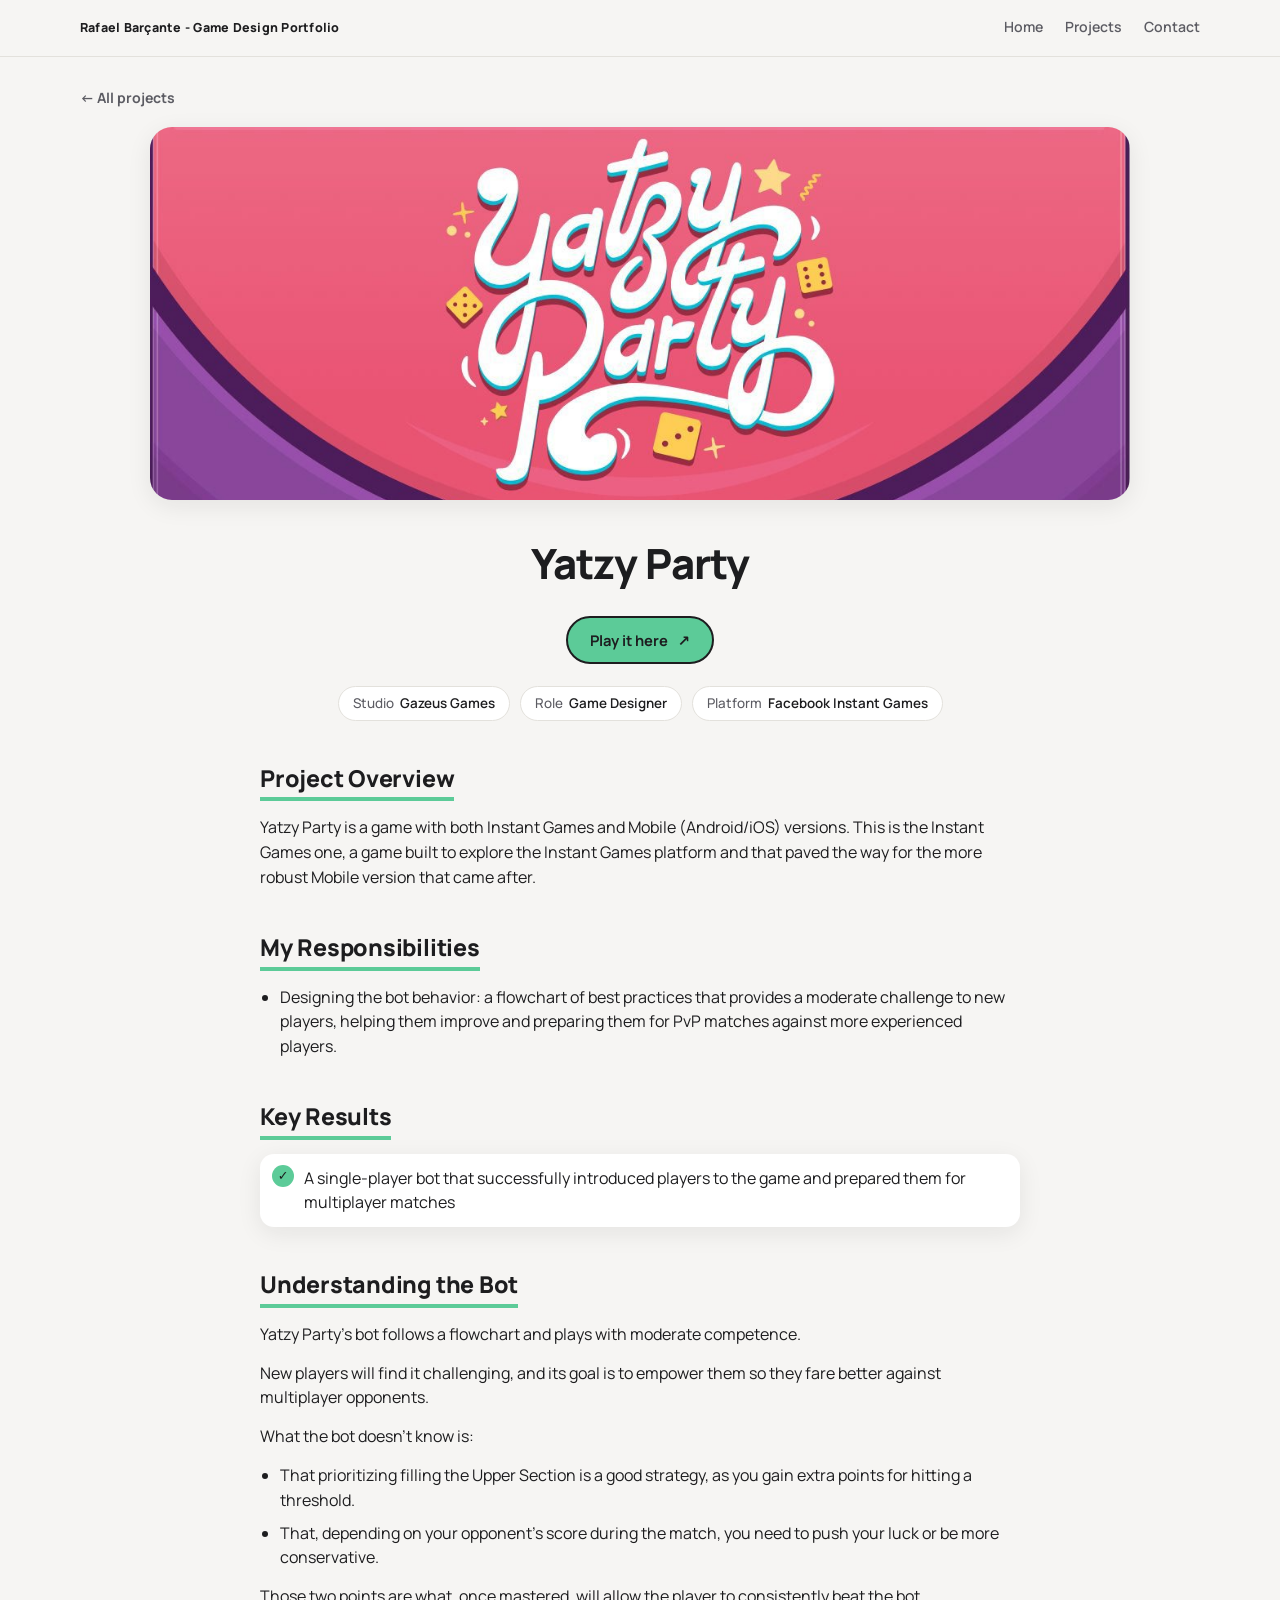
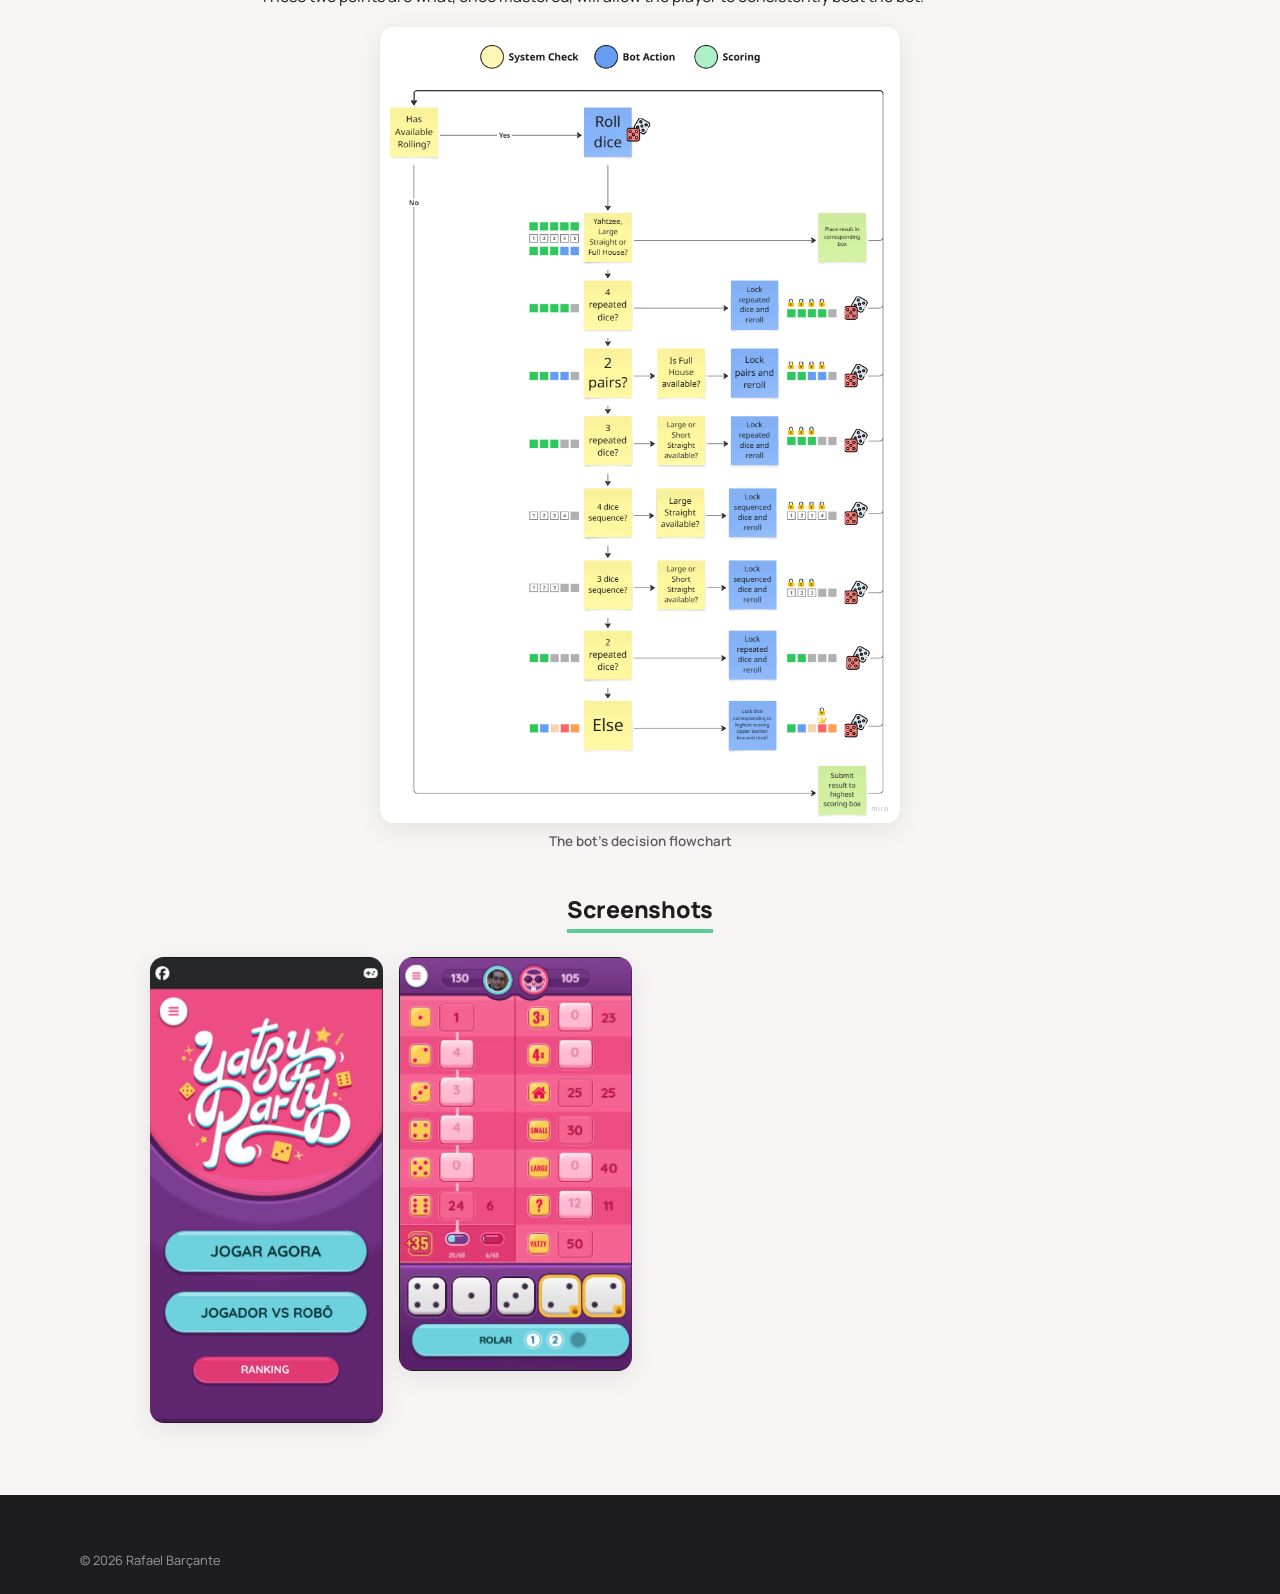
<file: projects/yatzy-party.html>
<!DOCTYPE html>
<html lang="en">
<head>
  <meta charset="utf-8">
  <meta name="viewport" content="width=device-width, initial-scale=1">
  <title>Yatzy Party — Rafael Barçante</title>
  <link rel="preconnect" href="https://fonts.googleapis.com">
  <link rel="preconnect" href="https://fonts.gstatic.com" crossorigin>
  <link href="https://fonts.googleapis.com/css2?family=Manrope:wght@400;500;600;700;800&display=swap" rel="stylesheet">
  <link rel="stylesheet" href="../css/styles.css">
  <link rel="stylesheet" href="../css/project.css">
</head>
<body>
  <header class="topbar">
    <div class="wrap topbar__inner">
      <a class="brand" href="../index.html">Rafael Barçante - Game Design Portfolio</a>
      <nav class="nav" aria-label="Main">
        <a href="../index.html">Home</a>
        <a href="../index.html#projects">Projects</a>
        <a href="../index.html#contact">Contact</a>
      </nav>
    </div>
  </header>

  <main class="proj-main">
    <div class="wrap">
      <a class="back" href="../index.html#projects">← All projects</a>
<div id="content">
<!-- Yatzy Party: content file. Rebuild the page with tools/encrypt.html -->
<article class="proj">

  <div class="proj-banner">
    <img src="../assets/images/yatzy-party/banner.jpg" alt="Yatzy Party banner" data-size="1920×720" style="object-position:50% 18%">
  </div>

  <header class="proj-head">
    <h1>Yatzy Party</h1>
    <p class="proj-links">
      <a class="btn btn--primary" href="https://www.facebook.com/Yatzy-Party-Dice-Game-101713521886455" target="_blank" rel="noopener">Play it here <span class="btn__arrow">↗</span></a>
    </p>
    <ul class="proj-facts">
      <li><span>Studio</span>Gazeus Games</li>
      <li><span>Role</span>Game Designer</li>
      <li><span>Platform</span>Facebook Instant Games</li>
    </ul>
  </header>

  <div class="proj-text">
    <section>
      <h2>Project Overview</h2>
      <p>Yatzy Party is a game with both Instant Games and Mobile (Android/iOS) versions. This is the Instant Games one, a game built to explore the Instant Games platform and that paved the way for the more robust Mobile version that came after.</p>
    </section>

    <section>
      <h2>My Responsibilities</h2>
      <ul>
        <li>Designing the bot behavior: a flowchart of best practices that provides a moderate challenge to new players, helping them improve and preparing them for PvP matches against more experienced players.</li>
      </ul>
    </section>

    <section class="results">
      <h2>Key Results</h2>
      <ul>
        <li>A single-player bot that successfully introduced players to the game and prepared them for multiplayer matches</li>
      </ul>
    </section>

    <section>
      <h2>Understanding the Bot</h2>
      <p>Yatzy Party’s bot follows a flowchart and plays with moderate competence.</p>
      <p>New players will find it challenging, and its goal is to empower them so they fare better against multiplayer opponents.</p>
      <p>What the bot doesn’t know is:</p>
      <ul>
        <li>That prioritizing filling the Upper Section is a good strategy, as you gain extra points for hitting a threshold.</li>
        <li>That, depending on your opponent’s score during the match, you need to push your luck or be more conservative.</li>
      </ul>
      <p>Those two points are what, once mastered, will allow the player to consistently beat the bot.</p>
      <figure class="proj-figure proj-figure--tall">
          <img src="../assets/images/yatzy-party/ai-flowchart.png" alt="Yatzy Party bot decision flowchart" data-size="808×1237" loading="lazy" decoding="async">
          <figcaption>The bot’s decision flowchart</figcaption>
        </figure>
    </section>
  </div>

  <section class="proj-shots">
    <h2><span>Screenshots</span></h2>
    <div class="gallery">
      <img src="../assets/images/yatzy-party/shot-1.jpg" alt="Yatzy Party screenshot 1" data-size="576×1152" loading="lazy" decoding="async">
      <img src="../assets/images/yatzy-party/shot-2.jpg" alt="Yatzy Party screenshot 2" data-size="576×1152" loading="lazy" decoding="async">
    </div>
  </section>

</article>

    </div>
    </div>
  </main>

  <footer class="footer">
    <div class="wrap footer__copy" style="margin-top:0">© <span id="year"></span> Rafael Barçante</div>
  </footer>

  <script src="../js/project.js"></script>
</body>
</html>
</file>
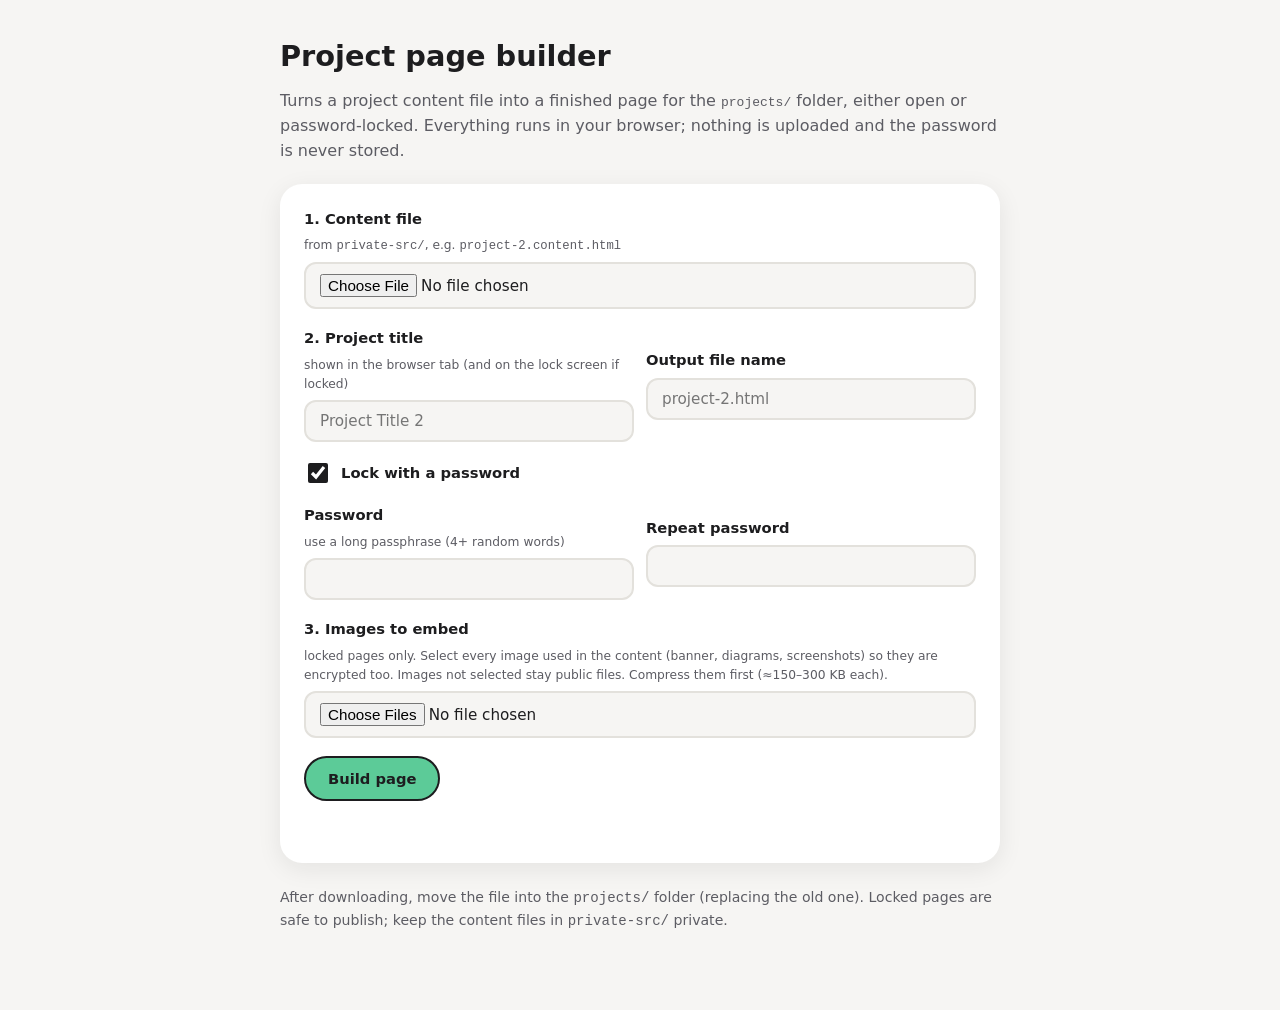
<file: tools/encrypt.html>
<!DOCTYPE html>
<html lang="en">
<head>
  <meta charset="utf-8">
  <meta name="viewport" content="width=device-width, initial-scale=1">
  <meta name="robots" content="noindex">
  <title>Project page builder</title>
  <link rel="stylesheet" href="../css/styles.css">
  <style>
    .tool { width: min(720px, 100% - 40px); margin: 40px auto 80px; }
    .tool h1 { font-size: 1.8rem; font-weight: 800; }
    .tool > p { color: var(--ink-soft); }
    .panel { background: var(--surface); border-radius: var(--radius); box-shadow: var(--shadow); padding: 24px; margin-top: 20px; display: grid; gap: 18px; }
    label { font-weight: 700; font-size: .92rem; display: grid; gap: 6px; }
    label small { font-weight: 500; color: var(--ink-soft); }
    input[type=text], input[type=password], input[type=file] {
      font: 500 .95rem var(--font); padding: 10px 14px; border-radius: 12px; border: 2px solid var(--line); background: var(--bg); width: 100%;
    }
    .row { display: flex; gap: 12px; align-items: center; flex-wrap: wrap; }
    .row label { flex: 1; min-width: 200px; }
    .check { display: flex; gap: 10px; align-items: center; font-weight: 700; }
    .check input { width: 20px; height: 20px; accent-color: #1d1d1f; }
    #status { font-weight: 600; font-size: .92rem; min-height: 1.4em; }
    #status.err { color: #b3261e; } #status.ok { color: #1b6e3a; }
    .note { background: #fff8c9; border-radius: 12px; padding: 12px 16px; font-size: .88rem; }
    button.btn { justify-self: start; }
  </style>
</head>
<body>
<main class="tool">
  <h1>Project page builder</h1>
  <p>Turns a project content file into a finished page for the <code>projects/</code> folder, either open or password-locked. Everything runs in your browser; nothing is uploaded and the password is never stored.</p>

  <div class="panel">
    <label>1. Content file <small>from <code>private-src/</code>, e.g. <code>project-2.content.html</code></small>
      <input type="file" id="f-content" accept=".html,.htm">
    </label>

    <div class="row">
      <label>2. Project title <small>shown in the browser tab (and on the lock screen if locked)</small>
        <input type="text" id="f-title" placeholder="Project Title 2">
      </label>
      <label>Output file name
        <input type="text" id="f-out" placeholder="project-2.html">
      </label>
    </div>

    <label class="check"><input type="checkbox" id="f-lock" checked> Lock with a password</label>

    <div id="lock-fields" class="row">
      <label>Password <small>use a long passphrase (4+ random words)</small>
        <input type="password" id="f-pw" autocomplete="new-password">
      </label>
      <label>Repeat password
        <input type="password" id="f-pw2" autocomplete="new-password">
      </label>
    </div>

    <label id="imgs-wrap">3. Images to embed <small>locked pages only. Select every image used in the content (banner, diagrams, screenshots) so they are encrypted too. Images not selected stay public files. Compress them first (≈150–300 KB each).</small>
      <input type="file" id="f-imgs" accept="image/*" multiple>
    </label>

    <div class="note" id="note-open" hidden>Open page: images and videos load from the <code>assets</code> folder as normal. Anyone with the link can read it.</div>

    <button class="btn btn--primary" id="go" type="button">Build page</button>
    <div id="status" role="status"></div>
  </div>

  <p style="margin-top:24px;font-size:.88rem;color:var(--ink-soft)">After downloading, move the file into the <code>projects/</code> folder (replacing the old one). Locked pages are safe to publish; keep the content files in <code>private-src/</code> private.</p>
</main>

<script>
const ITER = 600000;
const $ = id => document.getElementById(id);
const esc = s => s.replace(/&/g, "&amp;").replace(/</g, "&lt;").replace(/>/g, "&gt;").replace(/"/g, "&quot;");

/* ---------- Shell: the page around the content ---------- */
const LOCK_ICON = '<svg width="26" height="26" viewBox="0 0 24 24" fill="none" stroke="#1d1d1f" stroke-width="2.2" stroke-linecap="round" stroke-linejoin="round" aria-hidden="true"><rect x="4" y="10" width="16" height="11" rx="2.5"/><path d="M8 10V7a4 4 0 0 1 8 0v3"/></svg>';

function buildPage({ title, locked, content, payload }) {
  const t = esc(title);
  const body = locked
    ? `<section class="lock" id="lock">
      <div class="lock__card">
        <div class="lock__icon">${LOCK_ICON}</div>
        <h1>${t}</h1>
        <p>This project is password protected.</p>
        <form id="lock-form">
          <label class="sr-only" for="lock-pw">Password</label>
          <input id="lock-pw" type="password" autocomplete="current-password" placeholder="Password" required>
          <button class="btn btn--primary" type="submit">Unlock</button>
        </form>
        <p class="lock__error" id="lock-error" role="alert" hidden></p>
        <p class="lock__hint">Don't have the password? <a href="mailto:rafael.barcante@gmail.com">Get in touch</a> and I'll send it over.</p>
      </div>
    </section>
    <div id="content" hidden></div>
    <script type="application/json" id="payload">${JSON.stringify(payload)}<\/script>`
    : `<div id="content">
${content}
    </div>`;

  return `<!DOCTYPE html>
<html lang="en">
<head>
  <meta charset="utf-8">
  <meta name="viewport" content="width=device-width, initial-scale=1">
  <title>${t} — Rafael Barçante</title>
  ${locked ? '<meta name="robots" content="noindex">\n  ' : ''}<link rel="preconnect" href="https://fonts.googleapis.com">
  <link rel="preconnect" href="https://fonts.gstatic.com" crossorigin>
  <link href="https://fonts.googleapis.com/css2?family=Manrope:wght@400;500;600;700;800&display=swap" rel="stylesheet">
  <link rel="stylesheet" href="../css/styles.css">
  <link rel="stylesheet" href="../css/project.css">
</head>
<body>
  <header class="topbar">
    <div class="wrap topbar__inner">
      <a class="brand" href="../index.html">Rafael Barçante - Game Design Portfolio</a>
      <nav class="nav" aria-label="Main">
        <a href="../index.html">Home</a>
        <a href="../index.html#projects">Projects</a>
        <a href="../index.html#contact">Contact</a>
      </nav>
    </div>
  </header>

  <main class="proj-main">
    <div class="wrap">
      <a class="back" href="../index.html#projects">← All projects</a>
${body}
    </div>
  </main>

  <footer class="footer">
    <div class="wrap footer__copy" style="margin-top:0">© <span id="year"></span> Rafael Barçante</div>
  </footer>

  <script src="../js/project.js"><\/script>
${locked ? '  <script src="../js/unlock.js"><\/script>\n' : ''}</body>
</html>
`;
}

/* ---------- Crypto ---------- */
function toB64(bytes) {
  let s = "";
  for (let i = 0; i < bytes.length; i += 0x8000) s += String.fromCharCode.apply(null, bytes.subarray(i, i + 0x8000));
  return btoa(s);
}
async function encrypt(plaintext, password) {
  const salt = crypto.getRandomValues(new Uint8Array(16));
  const iv = crypto.getRandomValues(new Uint8Array(12));
  const km = await crypto.subtle.importKey("raw", new TextEncoder().encode(password), "PBKDF2", false, ["deriveKey"]);
  const key = await crypto.subtle.deriveKey({ name: "PBKDF2", salt, iterations: ITER, hash: "SHA-256" }, km, { name: "AES-GCM", length: 256 }, false, ["encrypt"]);
  const data = new Uint8Array(await crypto.subtle.encrypt({ name: "AES-GCM", iv }, key, new TextEncoder().encode(plaintext)));
  return { v: 1, iter: ITER, salt: toB64(salt), iv: toB64(iv), data: toB64(data) };
}

/* ---------- Images → data URIs ---------- */
function readDataURL(file) {
  return new Promise((res, rej) => { const r = new FileReader(); r.onload = () => res(r.result); r.onerror = rej; r.readAsDataURL(file); });
}
async function embedImages(html, files) {
  const map = new Map();
  for (const f of files) map.set(f.name.toLowerCase(), await readDataURL(f));
  const tpl = document.createElement("template");
  tpl.innerHTML = html;
  const missing = [];
  tpl.content.querySelectorAll("img[src]").forEach(img => {
    const src = img.getAttribute("src");
    if (src.startsWith("data:")) return;
    const name = decodeURIComponent(src.split("/").pop().split("?")[0]).toLowerCase();
    if (map.has(name)) img.setAttribute("src", map.get(name));
    else missing.push(src);
  });
  return { html: tpl.innerHTML, missing };
}

/* ---------- UI ---------- */
function status(msg, cls) { const s = $("status"); s.textContent = msg; s.className = cls || ""; }

function syncUI() {
  const locked = $("f-lock").checked;
  $("lock-fields").hidden = !locked;
  $("imgs-wrap").hidden = !locked;
  $("note-open").hidden = locked;
}
$("f-lock").addEventListener("change", syncUI);
syncUI();

$("f-content").addEventListener("change", async () => {
  const f = $("f-content").files[0];
  if (!f) return;
  const base = f.name.replace(/\.content\.html?$/i, "").replace(/\.html?$/i, "");
  $("f-out").value = base + ".html";
  const text = await f.text();
  const m = text.match(/<h1[^>]*>([\s\S]*?)<\/h1>/i);
  if (m && !$("f-title").value) $("f-title").value = m[1].replace(/<[^>]+>/g, "").trim();
});

$("go").addEventListener("click", async () => {
  try {
    const f = $("f-content").files[0];
    if (!f) return status("Choose a content file first.", "err");
    const title = $("f-title").value.trim();
    if (!title) return status("Enter a project title.", "err");
    const out = ($("f-out").value.trim() || "project.html").replace(/[^\w.\-]/g, "-");
    const locked = $("f-lock").checked;
    let content = await f.text();
    let page;

    if (locked) {
      const pw = $("f-pw").value;
      if (pw.length < 8) return status("Use a password of at least 8 characters (a long passphrase is best).", "err");
      if (pw !== $("f-pw2").value) return status("The two passwords don't match.", "err");
      if (!window.crypto || !crypto.subtle) return status("This browser can't encrypt from this location. Open the tool in Chrome/Edge/Firefox.", "err");
      status("Encrypting…");
      const imgs = [...$("f-imgs").files];
      const emb = await embedImages(content, imgs);
      const payload = await encrypt(emb.html, pw);
      page = buildPage({ title, locked: true, payload });
      const mb = (page.length / 1048576).toFixed(2);
      const warn = emb.missing.length ? ` Not embedded (still public files): ${emb.missing.join(", ")}.` : "";
      status(`Done: ${out} (${mb} MB) downloaded.${warn}`, emb.missing.length ? "" : "ok");
    } else {
      page = buildPage({ title, locked: false, content });
      status(`Done: ${out} downloaded.`, "ok");
    }

    const a = document.createElement("a");
    a.href = URL.createObjectURL(new Blob([page], { type: "text/html" }));
    a.download = out;
    document.body.appendChild(a); a.click(); a.remove();
  } catch (e) {
    status("Something went wrong: " + e.message, "err");
  }
});
</script>
</body>
</html>
</file>
<file: css/styles.css>
/* ==========================================================================
   Portfolio — Rafael Barçante
   Light theme. Change colors/sizes in :root.
   ========================================================================== */

:root {
  --bg: #f6f5f3;
  --surface: #ffffff;
  --ink: #1d1d1f;
  --ink-soft: #5c5c63;
  --line: #e3e1dc;
  --accent: #5ccb98;       /* green accent */
  --accent-ink: #1d1d1f;
  --link: #3b3fb6;
  --radius: 22px;
  --shadow: 0 6px 24px rgba(20, 20, 30, .08);
  --shadow-hover: 0 14px 36px rgba(20, 20, 30, .14);
  --font: "Manrope", system-ui, -apple-system, "Segoe UI", Roboto, Arial, sans-serif;
}

*, *::before, *::after { box-sizing: border-box; }
html { scroll-behavior: smooth; scroll-padding-top: 72px; }
body {
  margin: 0;
  font-family: var(--font);
  color: var(--ink);
  background: var(--bg);
  line-height: 1.55;
  -webkit-font-smoothing: antialiased;
}
img { max-width: 100%; display: block; }
a { color: inherit; }
h1, h2, h3 { line-height: 1.15; margin: 0; }
[hidden] { display: none !important; }

.wrap { width: min(1120px, 100% - 40px); margin-inline: auto; }

/* ---------- Top bar ---------- */
.topbar {
  position: sticky; top: 0; z-index: 20;
  background: rgba(246, 245, 243, .88);
  backdrop-filter: blur(10px);
  border-bottom: 1px solid var(--line);
}
.topbar__inner { display: flex; align-items: center; justify-content: space-between; height: 56px; }
.brand { font-size: .78rem; font-weight: 800; text-decoration: none; letter-spacing: .02em; }
.nav { display: flex; gap: 22px; }
.nav a { font-size: .88rem; font-weight: 600; color: var(--ink-soft); text-decoration: none; padding: 4px 0; border-bottom: 2px solid transparent; }
.nav a:hover { color: var(--ink); border-color: var(--accent); }

/* ---------- Buttons ---------- */
.btn {
  display: inline-flex; align-items: center; gap: 10px;
  font: 700 .92rem var(--font);
  padding: 12px 22px; border-radius: 999px;
  text-decoration: none; cursor: pointer;
  border: 2px solid var(--ink);
  transition: transform .15s ease, background .15s ease, box-shadow .15s ease;
}
.btn:hover { transform: translateY(-2px); }
.btn--primary { background: var(--accent); color: var(--accent-ink); }
.btn--primary:hover { box-shadow: 0 6px 16px rgba(71, 155, 119, .45); }
.btn--ghost { background: transparent; color: var(--ink); }
.btn--ghost:hover { background: var(--ink); color: #fff; }
.btn__arrow { font-weight: 800; }

/* ---------- Hero ---------- */
.hero { padding: 22px 0 20px; }
.hero__inner { display: grid; grid-template-columns: 148px 1fr; gap: 36px; align-items: center; }
.hero__photo img, .hero__photo .ph {
  width: 148px; height: 148px; border-radius: 50%; object-fit: cover;
  box-shadow: var(--shadow);
}
.hero h1 { font-size: clamp(1.9rem, 3.6vw, 2.5rem); font-weight: 800; letter-spacing: -.02em; }
.hero__role { margin: 4px 0 8px; color: var(--ink-soft); font-weight: 600; font-size: 1.05rem; }
.hero__bio { margin: 0 0 16px; max-width: 92ch; font-size: 1rem; }
.hero__cta { display: flex; flex-wrap: wrap; gap: 10px; }
.hero__cta .btn { padding: 9px 20px; }

/* ---------- Specialties strip ---------- */
.strip { border-block: 1px solid var(--line); background: var(--surface); }
.strip__inner { display: grid; grid-template-columns: repeat(4, 1fr); }
.strip__inner > div { padding: 9px 20px; display: flex; flex-direction: column; gap: 0; border-left: 1px solid var(--line); }
.strip__inner > div:first-child { border-left: 0; padding-left: 0; }
.strip strong { font-size: .95rem; }
.strip span { font-size: .82rem; color: var(--ink-soft); }

/* ---------- Projects ---------- */
.projects { padding: 28px 0 24px; }
.section-head { display: flex; flex-wrap: wrap; align-items: center; justify-content: space-between; gap: 16px; margin-bottom: 16px; }
.section-head h2 { font-size: 1.7rem; font-weight: 800; letter-spacing: -.01em; }

.filters { display: flex; flex-wrap: wrap; gap: 8px; }
.filter {
  font: 600 .82rem var(--font); cursor: pointer;
  padding: 7px 15px; border-radius: 999px;
  background: var(--surface); color: var(--ink);
  border: 1.5px solid var(--line);
  transition: border-color .15s, background .15s;
}
.filter:hover { border-color: var(--ink); }
.filter.is-active { background: var(--ink); color: #fff; border-color: var(--ink); }

.grid { display: grid; grid-template-columns: repeat(2, 1fr); gap: 28px; }
.empty { color: var(--ink-soft); text-align: center; padding: 40px 0; }

.card {
  background: var(--surface); border-radius: var(--radius);
  padding: 16px; box-shadow: var(--shadow);
  display: flex; flex-direction: column;
  transition: transform .2s ease, box-shadow .2s ease;
  position: relative; cursor: pointer;
}
.card:hover { transform: translateY(-4px); box-shadow: var(--shadow-hover); }
/* Whole card is the link: the "See details" anchor stretches over the card */
.card .btn--pill::after { content: ""; position: absolute; inset: 0; border-radius: var(--radius); }
.card:hover .btn--pill, .card:focus-within .btn--pill { background: var(--accent); }
.card:hover .btn--pill .btn__arrow, .card:focus-within .btn--pill .btn__arrow { background: var(--surface); }
.card:hover, .card:focus-within { outline: 2px solid var(--accent); outline-offset: 0; }
.card .btn--pill:hover { transform: none; }
.card .btn--pill:focus-visible { outline: none; }

.card__media {
  position: relative; aspect-ratio: 21 / 9; overflow: hidden;
  border-radius: 14px; background: #ecebe7;
}
.card__img, .card__gif, .card__video, .card__media .ph { position: absolute; inset: 0; width: 100%; height: 100%; object-fit: cover; }
.card__gif { opacity: 0; transition: opacity .25s ease; }
.card:hover .card__gif[src] { opacity: 1; }

.card__body { display: flex; flex-direction: column; flex: 1; padding: 16px 6px 4px; }
.card__title { font-size: 1.3rem; font-weight: 800; letter-spacing: -.01em; }
.card__meta { margin: 4px 0 0; font-size: .82rem; color: var(--ink-soft); }
.card__results { margin-top: 14px; padding: 10px 12px 12px; border-radius: 16px; background: color-mix(in srgb, var(--accent) 12%, #fff); border: 1px solid color-mix(in srgb, var(--accent) 35%, #fff); }
.card__results-title { margin: 0 0 8px; display: flex; align-items: center; gap: 8px; font-size: .68rem; font-weight: 800; letter-spacing: .09em; text-transform: uppercase; color: color-mix(in srgb, var(--accent) 70%, #000); }
.card__results-title::before { content: ""; width: 14px; height: 3px; border-radius: 2px; background: var(--accent); }
.card__metrics { display: flex; flex-wrap: wrap; gap: 6px; }
.card__metric {
  align-self: flex-start; margin: 0;
  font-size: .84rem; font-weight: 700;
  background: var(--accent); padding: 5px 12px; border-radius: 14px; line-height: 1.35;
}
.card__bullets { margin: 14px 0 18px; padding-left: 18px; font-size: .92rem; display: grid; gap: 8px; }
.card__bullets strong { font-weight: 800; }

.card__foot { margin-top: auto; display: flex; align-items: center; justify-content: space-between; gap: 12px; flex-wrap: wrap; }
.card__tags { display: flex; flex-wrap: wrap; gap: 6px; }
.chip { font-size: .72rem; font-weight: 600; color: var(--ink-soft); background: var(--bg); border: 1px solid var(--line); padding: 3px 10px; border-radius: 999px; }

.btn--pill { padding: 6px 16px 6px 6px; font-size: .8rem; border-width: 1.5px; background: var(--surface); }
.btn--pill .btn__arrow {
  display: grid; place-items: center; width: 28px; height: 28px;
  background: var(--accent); border-radius: 50%; border: 1.5px solid var(--ink);
}
.btn--pill:hover { background: var(--accent); }
.btn--pill:hover .btn__arrow { background: var(--surface); }

/* ---------- Media placeholder ---------- */
.ph {
  display: flex; flex-direction: column; align-items: center; justify-content: center; gap: 4px;
  text-align: center; padding: 12px;
  color: #6b6a64;
  border: 2px dashed #b9b6ac;
  background: repeating-linear-gradient(45deg, #f1efea, #f1efea 12px, #eae8e2 12px, #eae8e2 24px);
}
.ph--round { border-radius: 50%; }
.ph__icon { font-size: 1.6rem; font-weight: 300; line-height: 1; }
.ph__file { font: 600 .76rem ui-monospace, Consolas, monospace; word-break: break-all; }
.ph__size { font-size: .72rem; opacity: .8; }

/* ---------- About ---------- */
.about { padding: 48px 0 64px; }
.about__inner { display: grid; grid-template-columns: 220px 1fr; gap: 48px; align-items: start; border-top: 1px solid var(--line); padding-top: 40px; }
.about h2 { font-size: 1.7rem; font-weight: 800; }
.about p { margin: 0; max-width: 64ch; }

/* ---------- Footer ---------- */
.footer { background: var(--ink); color: #fff; padding: 56px 0 24px; }
.footer__inner { display: flex; flex-wrap: wrap; gap: 24px; justify-content: space-between; align-items: center; }
.footer h2 { font-size: 1.8rem; font-weight: 800; }
.footer p { margin: 6px 0 0; color: #c9c9cf; }
.footer__links { display: flex; flex-wrap: wrap; gap: 12px; }
.footer .btn--ghost { color: #fff; border-color: #fff; }
.footer .btn--ghost:hover { background: #fff; color: var(--ink); }
.footer__copy { margin-top: 40px; font-size: .8rem; color: #9a9aa3; }

/* ---------- Toast ---------- */
.toast {
  position: fixed; left: 50%; bottom: 28px; transform: translate(-50%, 20px);
  background: var(--ink); color: #fff; font-size: .88rem; font-weight: 600;
  padding: 12px 20px; border-radius: 999px; box-shadow: var(--shadow-hover);
  opacity: 0; pointer-events: none; transition: opacity .25s, transform .25s; z-index: 50;
  max-width: calc(100% - 32px);
}
.toast.is-on { opacity: 1; transform: translate(-50%, 0); }

/* ---------- Responsive ---------- */
@media (max-width: 860px) {
  .grid { grid-template-columns: 1fr; }
  .hero__inner, .about__inner { grid-template-columns: 1fr; gap: 24px; }
  .hero__inner { justify-items: start; }
  .hero__photo img, .hero__photo .ph { width: 160px; height: 160px; }
  .strip__inner { grid-template-columns: repeat(2, 1fr); }
  .strip__inner > div:nth-child(3) { border-left: 0; padding-left: 0; }
  .strip__inner > div:nth-child(n+3) { border-top: 1px solid var(--line); }
}
@media (max-width: 520px) {
  .nav { gap: 14px; }
  .brand { display: none; }
  .topbar__inner { justify-content: center; }
}
@media (prefers-reduced-motion: reduce) {
  * { transition: none !important; scroll-behavior: auto !important; }
}
</file>
<file: css/project.css>
/* ==========================================================================
   Project detail pages (open + locked). Uses variables from styles.css.
   ========================================================================== */

.proj-main { padding: 28px 0 72px; min-height: 70vh; }
.back {
  display: inline-block; margin-bottom: 18px;
  font-weight: 700; font-size: .88rem; color: var(--ink-soft); text-decoration: none;
}
.back:hover { color: var(--ink); }

.proj { max-width: 980px; margin-inline: auto; }
.proj-text { max-width: 760px; margin-inline: auto; }

/* Banner + video */
.proj-banner { border-radius: var(--radius); overflow: hidden; box-shadow: var(--shadow); background: #ecebe7; }
.proj-banner img, .proj-banner .ph { width: 100%; aspect-ratio: 21 / 8; object-fit: cover; }
.proj-banner .ph { border-radius: 0; }

.proj-video { margin-top: 24px; }
.video-slot {
  position: relative; aspect-ratio: 16 / 9; border-radius: var(--radius);
  overflow: hidden; box-shadow: var(--shadow); background: #000;
}
.video-slot iframe, .video-slot .ph { position: absolute; inset: 0; width: 100%; height: 100%; border: 0; }
.video-slot .ph { border-radius: 0; }

/* Head */
.proj-head { text-align: center; margin: 40px auto 8px; max-width: 760px; }
.proj-head h1 { font-size: clamp(1.8rem, 4vw, 2.6rem); font-weight: 800; letter-spacing: -.02em; }
.proj-head .proj-links { margin: 28px 0 0; display: flex; gap: 12px; justify-content: center; flex-wrap: wrap; }
.proj .proj-facts {
  list-style: none; margin: 22px 0 0; padding: 0;
  display: flex; flex-wrap: wrap; justify-content: center; gap: 10px;
}
.proj-facts li {
  background: var(--surface); border: 1px solid var(--line); border-radius: 999px;
  padding: 6px 14px; font-size: .84rem; font-weight: 600;
}
.proj-facts li span { color: var(--ink-soft); font-weight: 500; margin-right: 6px; }

/* Sections */
.proj section { margin-top: 44px; }
.proj h2 {
  font-size: 1.45rem; font-weight: 800; letter-spacing: -.01em;
  display: inline-block; padding-bottom: 6px; margin-bottom: 14px;
  border-bottom: 4px solid var(--accent);
}
.proj h3 { font-size: 1.1rem; font-weight: 800; margin: 24px 0 8px; }
.proj p { margin: 0 0 14px; }
.proj ul { padding-left: 20px; display: grid; gap: 8px; margin: 0 0 14px; }

.proj .results ul { list-style: none; padding: 0; }
.proj .results li {
  position: relative; padding: 12px 16px 12px 44px;
  background: var(--surface); border-radius: 14px; box-shadow: var(--shadow);
}
.proj .results li::before {
  content: "✓"; position: absolute; left: 12px; top: 11px;
  width: 22px; height: 22px; border-radius: 50%;
  background: var(--accent); display: grid; place-items: center;
  font-size: .8rem; font-weight: 800;
}

.proj-figure { margin: 18px 0; }
.proj-figure img, .proj-figure .ph {
  width: 100%; height: auto; border-radius: 14px; background: var(--surface); box-shadow: var(--shadow);
}
.proj-figure .ph { aspect-ratio: 16 / 9; }
.proj-figure figcaption { margin-top: 8px; font-size: .84rem; color: var(--ink-soft); text-align: center; }

/* Gallery */
.proj-shots h2 { display: block; border: 0; text-align: center; }
.proj-shots h2 span { display: inline-block; padding-bottom: 6px; border-bottom: 4px solid var(--accent); }
.gallery { display: grid; grid-template-columns: repeat(auto-fill, minmax(200px, 1fr)); gap: 16px; align-items: start; margin-top: 18px; }
.gallery img, .gallery .ph { width: 100%; height: auto; border-radius: 14px; box-shadow: var(--shadow); cursor: zoom-in; background: var(--surface); }
.gallery .ph { aspect-ratio: 9 / 19.5; cursor: default; }
/* Screenshots shown at their original size/ratio, never cropped or stretched */
.proj-pair { display: flex; gap: 16px; align-items: flex-start; margin: 18px 0; }
.proj-pair .proj-figure { margin: 0; flex-basis: 0; flex-shrink: 1; min-width: 0; }
.proj-pair .proj-figure img { width: 100%; max-width: none; }
.shots-row { display: grid; gap: 14px; align-items: start; margin-top: 18px; }
.shots-row.cols-3 { grid-template-columns: repeat(3, 1fr); }
.shots-row.cols-4 { grid-template-columns: repeat(4, 1fr); }
.shots-row img { width: 100%; height: auto; border-radius: 0; box-shadow: none; background: none; cursor: zoom-in; }
.gallery--native { display: flex; flex-wrap: wrap; justify-content: center; align-items: flex-start; gap: 24px; }
.gallery--native img { width: auto; max-width: 100%; height: auto; border-radius: 0; box-shadow: none; background: none; }

/* Lightbox */
.lightbox {
  position: fixed; inset: 0; z-index: 100; background: rgba(15, 15, 20, .9);
  display: none; align-items: center; justify-content: center; padding: 24px;
}
.lightbox.is-on { display: flex; }
.lightbox img { max-width: 100%; max-height: 100%; border-radius: 10px; }
.lightbox button {
  position: absolute; background: rgba(255,255,255,.14); color: #fff; border: 0; cursor: pointer;
  width: 44px; height: 44px; border-radius: 50%; font-size: 1.3rem;
}
.lightbox button:hover { background: rgba(255,255,255,.28); }
.lightbox .lb-close { top: 18px; right: 18px; }
.lightbox .lb-prev { left: 18px; top: 50%; transform: translateY(-50%); }
.lightbox .lb-next { right: 18px; top: 50%; transform: translateY(-50%); }

/* Lock screen */
.lock { display: grid; place-items: center; padding: 48px 0; }
.lock__card {
  width: min(440px, 100%); text-align: center; background: var(--surface);
  border-radius: var(--radius); padding: 36px 28px; box-shadow: var(--shadow);
}
.lock__icon {
  width: 58px; height: 58px; margin: 0 auto 16px; border-radius: 50%;
  background: var(--accent); border: 2px solid var(--ink); display: grid; place-items: center;
}
.lock__card h1 { font-size: 1.5rem; font-weight: 800; }
.lock__card p { color: var(--ink-soft); margin: 8px 0 20px; }
.lock__card form { display: flex; gap: 10px; }
.lock__card input {
  flex: 1; min-width: 0; font: 600 1rem var(--font);
  padding: 12px 16px; border-radius: 999px; border: 2px solid var(--line); background: var(--bg);
}
.lock__card input:focus { outline: none; border-color: var(--ink); }
.lock__error { color: #b3261e !important; font-weight: 700; margin: 14px 0 0 !important; }
.lock__hint { font-size: .84rem; margin: 18px 0 0 !important; }
.lock__hint a { color: var(--link); }
.lock.is-busy button { opacity: .6; pointer-events: none; }

/* Card lock badge (front page) */
.lock-badge {
  position: absolute; top: 10px; left: 10px; z-index: 2;
  display: inline-flex; align-items: center; gap: 6px;
  background: rgba(29, 29, 31, .86); color: #fff;
  font-size: .72rem; font-weight: 700; padding: 5px 11px 5px 9px; border-radius: 999px;
  backdrop-filter: blur(4px);
}

.sr-only { position: absolute; width: 1px; height: 1px; overflow: hidden; clip: rect(0 0 0 0); white-space: nowrap; }

@media (max-width: 520px) {
  .lock__card form { flex-direction: column; }
  .gallery { grid-template-columns: repeat(2, 1fr); gap: 10px; }
}

/* ---------- Extra components for case-study pages ---------- */
.proj-wide { margin-top: 44px; }
.proj video { display: block; }

.proj-figure video, .proj-media-row video, .proj-media-row img {
  width: 100%; height: auto; border-radius: 14px; box-shadow: var(--shadow); background: #111;
}
.proj-figure img { cursor: zoom-in; }
.proj-figure--tall img, .proj-figure--tall video { max-width: 520px; margin-inline: auto; }
.proj-figure--native img, .proj-figure--native video { width: auto; max-width: 100%; margin-inline: auto; }
.proj-figure--pixel img, .proj-figure--pixel video { image-rendering: pixelated; }
.proj-figure .ph { margin-inline: auto; }

.proj-figure h4 { margin: 0 0 8px; font-size: .95rem; font-weight: 800; }
.proj-figure figcaption { font-weight: 600; }

.proj-media-row { display: grid; grid-template-columns: repeat(3, 1fr); gap: 16px; margin-top: 22px; }
.proj-media-row.two { grid-template-columns: repeat(2, 1fr); }

.proj-grid { display: grid; grid-template-columns: repeat(2, 1fr); gap: 14px; margin: 16px 0 8px; }
.proj-grid img, .proj-grid .ph { width: 100%; height: auto; aspect-ratio: 9 / 4; object-fit: cover; border-radius: 12px; box-shadow: var(--shadow); cursor: zoom-in; background: var(--surface); }
.proj-grid .ph { aspect-ratio: 16 / 9; cursor: default; }
.proj-grid img:last-child:nth-child(odd) { grid-column: 1 / -1; aspect-ratio: 21 / 9; }

.proj ul ul { margin: 8px 0 0; }
.proj .lead { font-size: 1.08rem; }
.proj blockquote { margin: 0 0 14px; padding: 4px 0 4px 16px; border-left: 4px solid var(--accent); color: var(--ink-soft); }

@media (max-width: 520px) {
  .proj-media-row { gap: 8px; }
  .proj-grid { grid-template-columns: 1fr; }
}

/* Local-preview fallback for YouTube slots (file:// cannot embed) */
.yt-fallback { position: relative; display: block; width: 100%; height: 100%; background: #111; color: #fff; text-decoration: none; }
.yt-fallback img { width: 100%; height: 100%; object-fit: cover; display: block; opacity: .85; }
.yt-fallback__play { position: absolute; inset: 0; margin: auto; width: 76px; height: 76px; border-radius: 50%; background: var(--accent); color: var(--accent-ink); display: grid; place-items: center; font-size: 28px; padding-left: 5px; }
.yt-fallback__note { position: absolute; left: 0; right: 0; bottom: 0; padding: 8px 12px; font-size: .78rem; background: rgba(0,0,0,.6); text-align: center; }

/* Protected video (encrypted file, click to play) */
.video-slot[data-secure] { margin-inline: auto; }
.video-slot[data-secure][data-ratio="516/1072"] { max-width: 400px; }
.sv__poster { position: absolute; inset: 0; width: 100%; height: 100%; object-fit: cover; display: block; filter: brightness(.7); }
.sv__play { position: absolute; inset: 0; width: 100%; border: 0; background: transparent; color: #fff; cursor: pointer;
  display: flex; flex-direction: column; align-items: center; justify-content: center; gap: 14px; font: inherit; }
.sv__icon { width: 76px; height: 76px; border-radius: 50%; background: var(--accent); color: var(--accent-ink);
  display: grid; place-items: center; font-size: 28px; padding-left: 5px; transition: transform .15s; }
.sv__play:hover .sv__icon, .sv__play:focus-visible .sv__icon { transform: scale(1.08); }
.sv__label { font-weight: 600; font-size: .95rem; text-shadow: 0 1px 6px rgba(0,0,0,.6); }
.sv__status { position: absolute; left: 12%; right: 12%; top: 50%; transform: translateY(-50%); text-align: center; color: #fff; }
.sv__status p { margin: 10px 0 0; font-size: .9rem; text-shadow: 0 1px 6px rgba(0,0,0,.6); }
.sv__bar { height: 6px; border-radius: 3px; background: rgba(255,255,255,.3); overflow: hidden; }
.sv__bar span { display: block; height: 100%; width: 0; background: var(--accent); transition: width .15s; }
.video-slot.is-playing video { position: absolute; inset: 0; width: 100%; height: 100%; background: #000; }

/* Plain video on a project page (with sound, normal controls) */
.proj-video video { display: block; width: 100%; border-radius: var(--radius); box-shadow: var(--shadow); background: #000; }
.proj-video--portrait { max-width: 400px; margin-inline: auto; }
</file>
